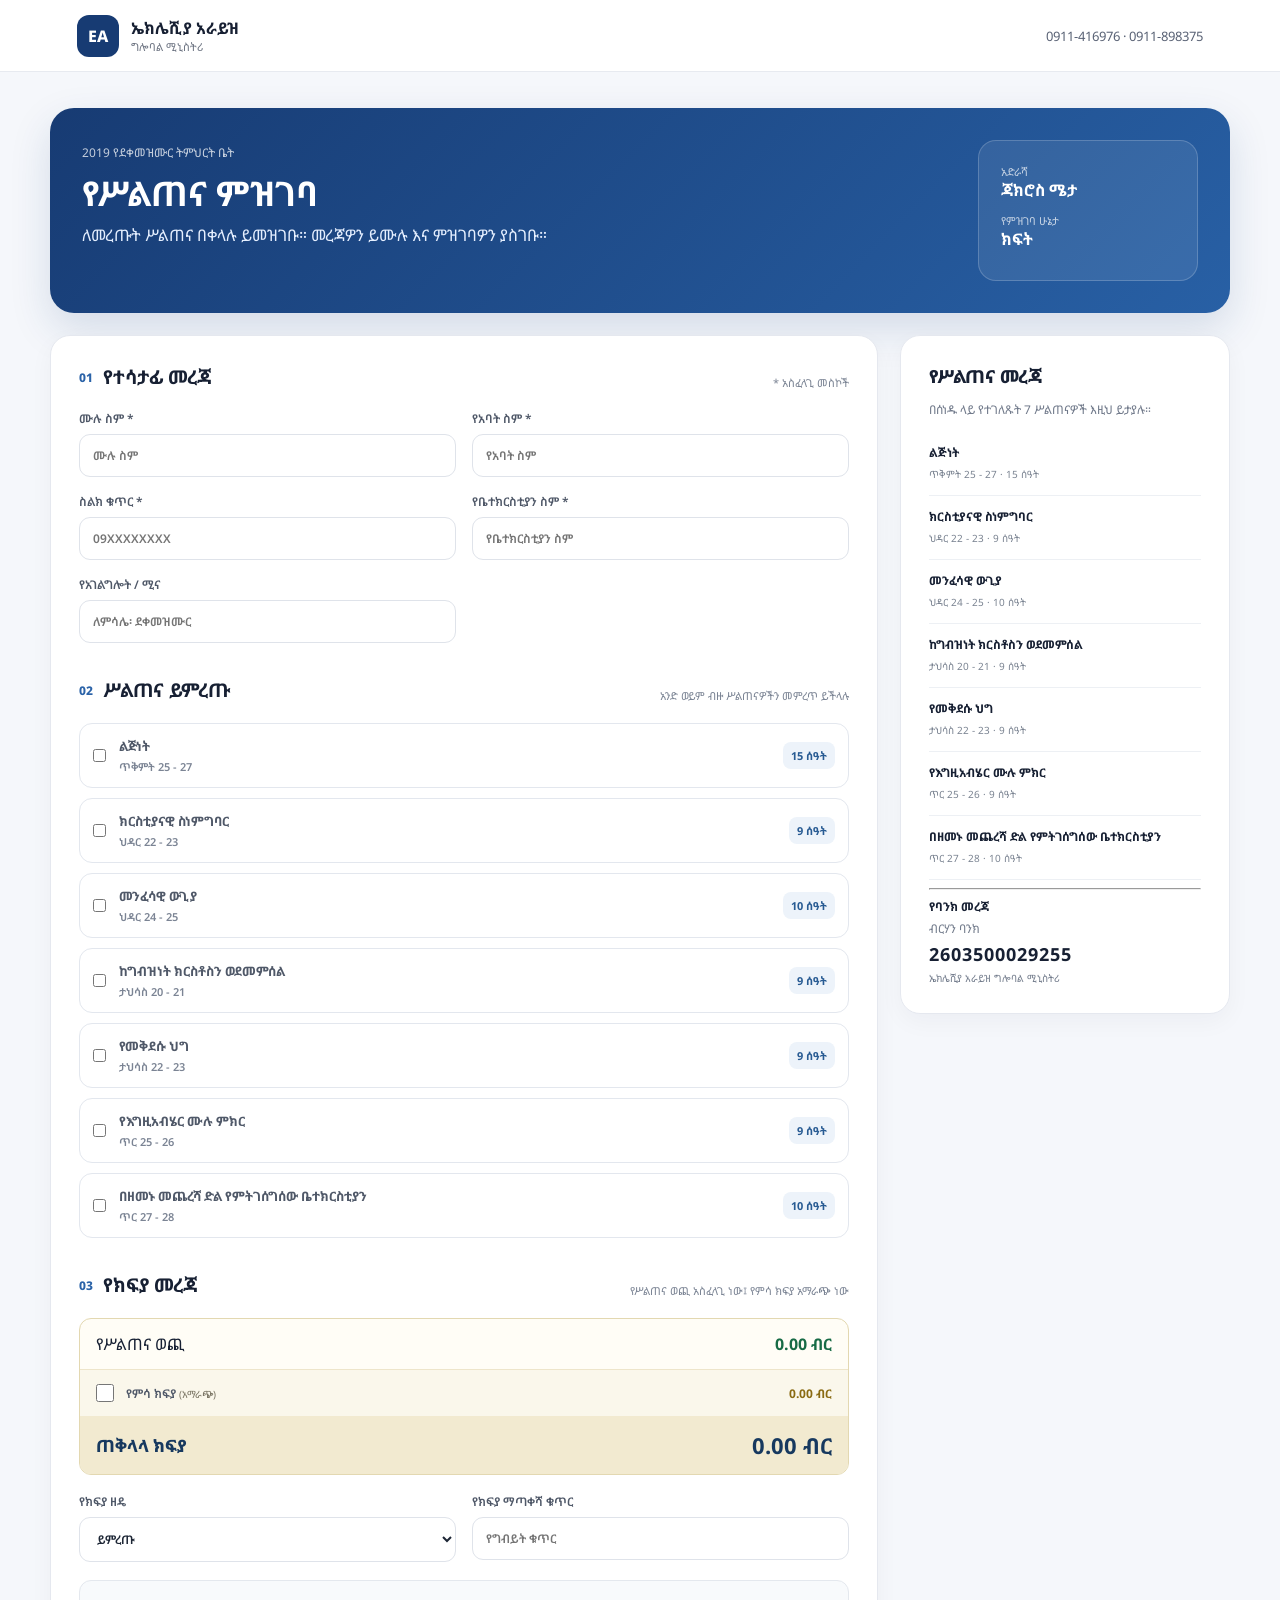
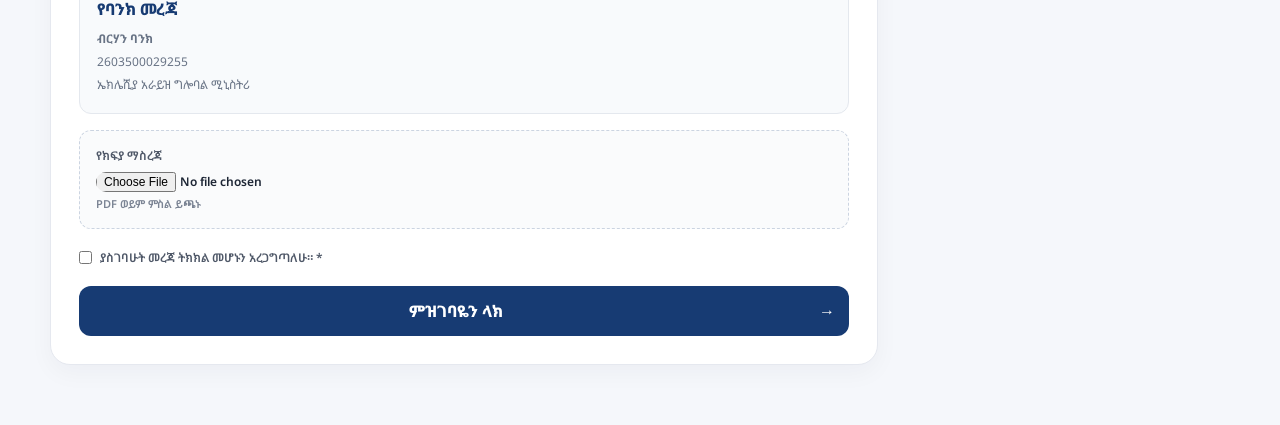
<file: index.html>
<!doctype html>
<html lang="am">
<head>
  <meta charset="utf-8">
  <meta name="viewport" content="width=device-width,initial-scale=1">

  <title>የሥልጠና ምዝገባ | ኤክሌሺያ አራይዝ</title>

  <link rel="preconnect" href="https://fonts.googleapis.com">
  <link rel="preconnect" href="https://fonts.gstatic.com" crossorigin>

  <link
    href="https://fonts.googleapis.com/css2?family=Noto+Sans+Ethiopic:wght@400;500;600;700;800&display=swap"
    rel="stylesheet"
  >

  <style>

  *{
    box-sizing:border-box;
  }

  body{
    margin:0;
    font-family:"Noto Sans Ethiopic",Arial,sans-serif;
    background:#f5f7fb;
    color:#172033;
  }

  button,
  input,
  select,
  textarea{
    font:inherit;
  }

  .topbar{
    height:72px;
    background:#fff;
    border-bottom:1px solid #e7eaf0;
    display:flex;
    align-items:center;
    justify-content:space-between;
    padding:0 6%;
    position:sticky;
    top:0;
    z-index:5;
  }

  .brand{
    display:flex;
    align-items:center;
    gap:12px;
  }

  .logo{
    width:42px;
    height:42px;
    border-radius:12px;
    background:#173b73;
    color:#fff;
    display:grid;
    place-items:center;
    font-weight:800;
  }

  .brand strong,
  .brand span{
    display:block;
  }

  .brand span{
    font-size:11px;
    color:#6d7482;
  }

  .contact{
    font-size:13px;
    color:#596275;
  }

  .hero{
    max-width:1180px;
    margin:36px auto 22px;
    padding:32px;
    border-radius:24px;
    background:linear-gradient(135deg,#173b73,#2860a5);
    color:white;
    display:flex;
    justify-content:space-between;
    gap:25px;
    box-shadow:0 16px 40px #173b7325;
  }

  .eyebrow{
    font-size:12px;
    opacity:.75;
  }

  .hero h1{
    font-size:34px;
    margin:8px 0;
  }

  .hero p{
    margin:0;
    max-width:650px;
    color:#e5efff;
  }

  .hero-card{
    background:#ffffff16;
    border:1px solid #ffffff30;
    border-radius:18px;
    padding:18px 22px;
    min-width:220px;
  }

  .mini-label{
    font-size:11px;
    opacity:.7;
    margin-top:5px;
  }

  .hero-card b{
    display:block;
    margin-bottom:12px;
  }

  .layout{
    max-width:1180px;
    margin:auto;
    padding:0 0 60px;
    display:grid;
    grid-template-columns:1fr 330px;
    gap:22px;
  }

  .card{
    background:#fff;
    border:1px solid #e5e8ef;
    border-radius:20px;
    padding:28px;
    box-shadow:0 8px 25px #1720330a;
  }

  .section-head{
    display:flex;
    justify-content:space-between;
    align-items:end;
    margin-bottom:20px;
  }

  .section-head div{
    display:flex;
    align-items:center;
    gap:10px;
  }

  .section-head span{
    font-weight:800;
    color:#2b63a8;
    font-size:12px;
  }

  .section-head h2{
    font-size:19px;
    margin:0;
  }

  .section-head small{
    font-size:11px;
    color:#7b8494;
  }

  .space{
    margin-top:34px;
  }

  .grid{
    display:grid;
    gap:16px;
  }

  .two{
    grid-template-columns:1fr 1fr;
  }

  label{
    font-size:12px;
    font-weight:600;
    color:#4f5868;
  }

  input,
  select,
  textarea{
    display:block;
    width:100%;
    margin-top:7px;
    border:1px solid #dfe3ea;
    border-radius:11px;
    padding:12px 13px;
    outline:0;
    background:#fff;
    color:#1d2635;
  }

  textarea{
    min-height:90px;
    resize:vertical;
  }

  input:focus,
  select:focus,
  textarea:focus{
    border-color:#3471bb;
    box-shadow:0 0 0 3px #3471bb14;
  }

  .training-list{
    display:grid;
    gap:10px;
  }

  .training{
    display:flex;
    align-items:center;
    gap:13px;
    border:1px solid #e3e7ee;
    border-radius:13px;
    padding:13px;
    cursor:pointer;
    transition:.15s;
  }

  .training:hover{
    border-color:#8db0d7;
    background:#f8fbff;
  }

  .training.selected{
    border-color:#3471bb;
    background:#f3f8ff;
  }

  .training input{
    width:auto;
    margin:0;
  }

  .training-main{
    flex:1;
  }

  .training-title{
    font-weight:700;
    font-size:13px;
  }

  .training-meta{
    font-size:11px;
    color:#7b8494;
    margin-top:4px;
  }

  .hours{
    font-size:11px;
    font-weight:700;
    background:#edf3fa;
    padding:6px 8px;
    border-radius:8px;
    color:#285b93;
  }

  .payment-summary{
    margin:14px 0 18px;
    border:1px solid #e3d8b1;
    border-radius:12px;
    background:#fffdf6;
    overflow:hidden;
  }

  .payment-row,
  .lunch-option,
  .payment-total{
    display:flex;
    align-items:center;
    gap:12px;
    padding:14px 16px;
  }

  .payment-row{
    justify-content:space-between;
    border-bottom:1px solid #eee5ca;
  }

  .payment-row strong{
    color:#176b45;
  }

  .lunch-option{
    cursor:pointer;
    justify-content:flex-start;
    background:#faf7eb;
  }

  .lunch-option input{
    width:18px;
    height:18px;
    margin:0;
    flex:none;
  }

  .lunch-option span{
    flex:1;
    font-weight:600;
  }

  .lunch-option small{
    font-weight:400;
    color:#7b7665;
  }

  .lunch-option strong{
    white-space:nowrap;
    color:#8a6b13;
  }

  .payment-total{
    justify-content:space-between;
    background:#f2ead0;
    font-size:17px;
    font-weight:800;
    color:#17395f;
  }

  .payment-total strong{
    font-size:22px;
  }

  .upload{
    display:block;
    margin-top:16px;
    border:1.5px dashed #cbd4e1;
    padding:16px;
    border-radius:12px;
    background:#fafbfc;
  }

  .upload input{
    border:0;
    padding:0;
    margin:8px 0 3px;
    background:none;
  }

  .upload span{
    font-size:11px;
    color:#7b8494;
  }

  .check{
    display:flex;
    align-items:center;
    gap:8px;
    margin:20px 0;
  }

  .check input{
    width:auto;
    margin:0;
  }

  .submit{
    width:100%;
    border:0;
    border-radius:12px;
    background:#173b73;
    color:white;
    padding:14px;
    font-weight:800;
    cursor:pointer;
  }

  .submit:hover{
    background:#102e5a;
  }

  .submit:disabled{
    opacity:.65;
    cursor:not-allowed;
  }

  .submit span{
    float:right;
  }

  .side{
    height:max-content;
    position:sticky;
    top:92px;
  }

  .side-title{
    font-size:18px;
    font-weight:800;
  }

  .side p{
    font-size:12px;
    color:#70798a;
    line-height:1.7;
  }

  .summary-item{
    padding:12px 0;
    border-bottom:1px solid #edf0f4;
  }

  .summary-item b{
    font-size:12px;
    display:block;
  }

  .summary-item span{
    font-size:10px;
    color:#7a8391;
  }

  .bank{
    display:grid;
    gap:5px;
    font-size:12px;
  }

  .bank strong{
    font-size:18px;
    letter-spacing:1px;
  }

  .bank span,
  .bank small{
    color:#737c8c;
  }

  .modal{
    position:fixed;
    inset:0;
    background:#0d172799;
    display:grid;
    place-items:center;
    padding:20px;
    z-index:20;
  }

  .hidden{
    display:none;
  }

  .modal-box{
    background:#fff;
    border-radius:22px;
    padding:34px;
    text-align:center;
    max-width:420px;
    width:100%;
    box-shadow:0 20px 60px #0003;
  }

  .success-icon{
    margin:auto;
    width:56px;
    height:56px;
    border-radius:50%;
    background:#e8f7ef;
    color:#198754;
    display:grid;
    place-items:center;
    font-size:28px;
    font-weight:800;
  }

  .modal-box h2{
    margin:16px 0 5px;
  }

  .modal-box p{
    font-size:12px;
    color:#687385;
  }

  .modal-box #regNo{
    font-size:24px;
    color:#173b73;
    letter-spacing:1px;
  }

  .muted{
    margin-top:18px;
  }

  .modal-box button{
    border:0;
    background:#173b73;
    color:#fff;
    padding:11px 28px;
    border-radius:10px;
    cursor:pointer;
  }

  @media(max-width:850px){

    .layout{
      grid-template-columns:1fr;
      padding:0 14px 40px;
    }

    .hero{
      margin:20px 14px;
      padding:25px;
      display:block;
    }

    .hero h1{
      font-size:28px;
    }

    .hero-card{
      margin-top:18px;
    }

    .side{
      position:static;
    }

    .two{
      grid-template-columns:1fr;
    }

    .topbar{
      padding:0 14px;
    }

    .contact{
      display:none;
    }

    .card{
      padding:20px;
    }

    .section-head{
      display:block;
    }

    .section-head small{
      display:block;
      margin-top:5px;
    }

    .training{
      align-items:flex-start;
    }

    .hours{
      display:none;
    }

  }

  </style>
</head>

<body>

<header class="topbar">

  <div class="brand">

    <div class="logo">
      EA
    </div>

    <div>
      <strong>
        ኤክሌሺያ አራይዝ
      </strong>

      <span>
        ግሎባል ሚኒስትሪ
      </span>
    </div>

  </div>

  <div class="contact">
    0911-416976 · 0911-898375
  </div>

</header>


<main>

<section class="hero">

  <div class="hero-copy">

    <span class="eyebrow">
      2019 የደቀመዝሙር ትምህርት ቤት
    </span>

    <h1>
      የሥልጠና ምዝገባ
    </h1>

    <p>
      ለመረጡት ሥልጠና በቀላሉ ይመዝገቡ።
      መረጃዎን ይሙሉ እና ምዝገባዎን ያስገቡ።
    </p>

  </div>

  <div class="hero-card">

    <div class="mini-label">
      አድራሻ
    </div>

    <b>
      ጃክሮስ ሜታ
    </b>

    <div class="mini-label">
      የምዝገባ ሁኔታ
    </div>

    <b>
      ክፍት
    </b>

  </div>

</section>


<section class="layout">


<form
  id="registrationForm"
  class="card"
  action="https://formsubmit.co/ajax/ekklesiaarise2023@gmail.com"
  method="POST"
  enctype="multipart/form-data"
>

<!-- FIXED EMAIL SETTINGS -->

<input
  type="hidden"
  name="_subject"
  value="አዲስ የደቀመዝሙር ሥልጠና ምዝገባ"
>

<input
  type="hidden"
  name="_template"
  value="table"
>

<input
  type="hidden"
  name="_captcha"
  value="true"
>


<div class="section-head">

  <div>

    <span>
      01
    </span>

    <h2>
      የተሳታፊ መረጃ
    </h2>

  </div>

  <small>
    * አስፈላጊ መስኮች
  </small>

</div>


<div class="grid two">

  <label>

    ሙሉ ስም *

    <input
      required
      name="fullName"
      placeholder="ሙሉ ስም"
    >

  </label>


  <label>

    የአባት ስም *

    <input
      required
      name="fatherName"
      placeholder="የአባት ስም"
    >

  </label>


  <label>

    ስልክ ቁጥር *

    <input
      required
      name="phone"
      type="tel"
      placeholder="09XXXXXXXX"
    >

  </label>


  <label>

    የቤተክርስቲያን ስም *

    <input
      required
      name="church"
      placeholder="የቤተክርስቲያን ስም"
    >

  </label>


  <label>

    የአገልግሎት / ሚና

    <input
      name="role"
      placeholder="ለምሳሌ፡ ደቀመዝሙር"
    >

  </label>

</div>


<div class="section-head space">

  <div>

    <span>
      02
    </span>

    <h2>
      ሥልጠና ይምረጡ
    </h2>

  </div>

  <small>
    አንድ ወይም ብዙ ሥልጠናዎችን መምረጥ ይችላሉ
  </small>

</div>


<div
  id="trainingList"
  class="training-list"
></div>


<div class="section-head space">

  <div>

    <span>
      03
    </span>

    <h2>
      የክፍያ መረጃ
    </h2>

  </div>

  <small>
    የሥልጠና ወጪ አስፈላጊ ነው፤
    የምሳ ክፍያ አማራጭ ነው
  </small>

</div>


<div
  id="paymentSummary"
  class="payment-summary"
>

<div class="payment-row">

  <span>
    የሥልጠና ወጪ
  </span>

  <strong id="trainingFee">
    0.00 ብር
  </strong>

</div>


<label class="lunch-option">

  <input
    id="lunchOption"
    type="checkbox"
    name="lunch"
    value="yes"
  >

  <span>

    የምሳ ክፍያ

    <small>
      (አማራጭ)
    </small>

  </span>

  <strong id="lunchFee">
    0.00 ብር
  </strong>

</label>


<div class="payment-total">

  <span>
    ጠቅላላ ክፍያ
  </span>

  <strong id="totalFee">
    0.00 ብር
  </strong>

</div>

</div>


<div class="grid two">

  <label>

    የክፍያ ዘዴ

    <select name="paymentMethod">

      <option value="">
        ይምረጡ
      </option>

      <option value="ባንክ ማስተላለፍ">
        ባንክ ማስተላለፍ
      </option>

      <option value="በጥሬ ገንዘብ">
        በጥሬ ገንዘብ
      </option>

      <option value="ሌላ">
        ሌላ
      </option>

    </select>

  </label>


  <label>

    የክፍያ ማጣቀሻ ቁጥር

    <input
      name="paymentRef"
      placeholder="የግብይት ቁጥር"
    >

  </label>

</div>


<div
  style="
    margin-top:18px;
    padding:17px;
    background:#f8fafc;
    border:1px solid #e4e8ee;
    border-radius:12px;
  "
>

  <div
    style="
      font-weight:800;
      color:#173b73;
      margin-bottom:8px;
    "
  >
    የባንክ መረጃ
  </div>

  <div style="font-size:12px;color:#687385;line-height:1.9">

    <strong>
      ብርሃን ባንክ
    </strong>

    <br>

    2603500029255

    <br>

    ኤክሌሺያ አራይዝ ግሎባል ሚኒስትሪ

  </div>

</div>


<label class="upload">

  የክፍያ ማስረጃ

  <input
    id="receipt"
    name="receipt"
    type="file"
    accept="image/*,.pdf"
  >

  <span id="fileName">
    PDF ወይም ምስል ይጫኑ
  </span>

</label>


<label class="check">

  <input
    required
    type="checkbox"
    name="agree"
    value="yes"
  >

  ያስገባሁት መረጃ ትክክል መሆኑን
  አረጋግጣለሁ። *

</label>


<button
  class="submit"
  type="submit"
>

  ምዝገባዬን ላክ

  <span>
    →
  </span>

</button>


</form>


<aside class="card side">

  <div class="side-title">
    የሥልጠና መረጃ
  </div>

  <p>
    በሰነዱ ላይ የተገለጹት
    7 ሥልጠናዎች እዚህ ይታያሉ።
  </p>

  <div id="summary"></div>

  <hr>

  <div class="bank">

    <b>
      የባንክ መረጃ
    </b>

    <span>
      ብርሃን ባንክ
    </span>

    <strong>
      2603500029255
    </strong>

    <small>
      ኤክሌሺያ አራይዝ
      ግሎባል ሚኒስትሪ
    </small>

  </div>

</aside>


</section>

</main>


<div
  id="success"
  class="modal hidden"
>

  <div class="modal-box">

    <div class="success-icon">
      ✓
    </div>

    <h2>
      ምዝገባዎ ተሳክቷል!
    </h2>

    <p>
      የምዝገባ ቁጥርዎ
    </p>

    <strong id="regNo"></strong>

    <p class="muted">
      ይህን ቁጥር ለወደፊት
      ማጣቀሻ ያስቀምጡ።
    </p>

    <button id="closeModal">
      ዝጋ
    </button>

  </div>

</div>


<script>

/* =====================================================
   TRAINING DATA
===================================================== */

const trainings = [

  [
    "ልጅነት",
    "ጥቅምት 25 - 27",
    "15",
    510,
    1030
  ],

  [
    "ክርስቲያናዊ ስነምግባር",
    "ህዳር 22 - 23",
    "9",
    350,
    685
  ],

  [
    "መንፈሳዊ ውጊያ",
    "ህዳር 24 - 25",
    "10",
    350,
    685
  ],

  [
    "ከግብዝነት ክርስቶስን ወደመምሰል",
    "ታህሳስ 20 - 21",
    "9",
    350,
    685
  ],

  [
    "የመቅደሱ ህግ",
    "ታህሳስ 22 - 23",
    "9",
    350,
    685
  ],

  [
    "የእግዚአብሄር ሙሉ ምክር",
    "ጥር 25 - 26",
    "9",
    350,
    685
  ],

  [
    "በዘመኑ መጨረሻ ድል የምትገሰግሰው ቤተክርስቲያን",
    "ጥር 27 - 28",
    "10",
    350,
    685
  ]

];


/* =====================================================
   ELEMENTS
===================================================== */

const trainingList =
  document.getElementById("trainingList");

const summary =
  document.getElementById("summary");

const trainingFeeEl =
  document.getElementById("trainingFee");

const lunchFeeEl =
  document.getElementById("lunchFee");

const totalFeeEl =
  document.getElementById("totalFee");

const lunchOption =
  document.getElementById("lunchOption");

const form =
  document.getElementById("registrationForm");


/* =====================================================
   CREATE TRAINING CARDS
===================================================== */

trainings.forEach((training,index)=>{

  const item =
    document.createElement("label");

  item.className="training";

  item.innerHTML=`

    <input
      type="checkbox"
      name="training"
      value="${index}"
    >

    <div class="training-main">

      <div class="training-title">
        ${training[0]}
      </div>

      <div class="training-meta">
        ${training[1]}
      </div>

    </div>

    <span class="hours">
      ${training[2]} ሰዓት
    </span>

  `;

  trainingList.appendChild(item);

  const checkbox =
    item.querySelector("input");

  checkbox.addEventListener(
    "change",
    function(){

      item.classList.toggle(
        "selected",
        checkbox.checked
      );

      updatePayment();

    }
  );


  const summaryItem =
    document.createElement("div");

  summaryItem.className =
    "summary-item";

  summaryItem.innerHTML=`

    <b>
      ${training[0]}
    </b>

    <span>
      ${training[1]} · ${training[2]} ሰዓት
    </span>

  `;

  summary.appendChild(summaryItem);

});


/* =====================================================
   SELECTED TRAININGS
===================================================== */

function getSelected(){

  return [
    ...document.querySelectorAll(
      'input[name="training"]:checked'
    )
  ].map(
    checkbox =>
      Number(checkbox.value)
  );

}


/* =====================================================
   CALCULATE PAYMENT
===================================================== */

function calculateAmounts(){

  const selected =
    getSelected();

  const trainingFee =
    selected.reduce(
      (total,index)=>
        total +
        trainings[index][3],
      0
    );

  const lunchFee =
    selected.reduce(
      (total,index)=>
        total +
        trainings[index][4],
      0
    );

  const selectedLunch =
    lunchOption.checked
      ? lunchFee
      : 0;

  const total =
    trainingFee +
    selectedLunch;

  return {

    trainingFee,

    lunchFee,

    total,

    lunchSelected:
      lunchOption.checked

  };

}


/* =====================================================
   UPDATE PAYMENT
===================================================== */

function updatePayment(){

  const amounts =
    calculateAmounts();

  trainingFeeEl.textContent =
    amounts.trainingFee.toLocaleString(
      "en-US",
      {
        minimumFractionDigits:2,
        maximumFractionDigits:2
      }
    ) + " ብር";

  lunchFeeEl.textContent =
    amounts.lunchFee.toLocaleString(
      "en-US",
      {
        minimumFractionDigits:2,
        maximumFractionDigits:2
      }
    ) + " ብር";

  totalFeeEl.textContent =
    amounts.total.toLocaleString(
      "en-US",
      {
        minimumFractionDigits:2,
        maximumFractionDigits:2
      }
    ) + " ብር";

}


/* =====================================================
   LUNCH CHANGE
===================================================== */

lunchOption.addEventListener(
  "change",
  updatePayment
);


/* =====================================================
   RECEIPT FILE NAME
===================================================== */

document
  .getElementById("receipt")
  .addEventListener(
    "change",
    function(){

      const file =
        this.files[0];

      document.getElementById(
        "fileName"
      ).textContent =
        file
          ? "የተመረጠው ፋይል፡ " + file.name
          : "PDF ወይም ምስል ይጫኑ";

    }
  );


/* =====================================================
   FORM SUBMISSION
===================================================== */

form.addEventListener(
  "submit",
  async function(event){

    event.preventDefault();

    const selected =
      getSelected();


    /* At least one training */

    if(selected.length === 0){

      alert(
        "እባክዎ ቢያንስ አንድ ሥልጠና ይምረጡ።"
      );

      return;

    }


    /* Calculate payment */

    const amounts =
      calculateAmounts();


    /* Registration number */

    const registrationNumber =
      "TRN-" +
      new Date().getFullYear() +
      "-" +
      Math.random()
        .toString(36)
        .substring(2,8)
        .toUpperCase();


    /* Selected training names */

    const trainingNames =
      selected
        .map(index =>
          trainings[index][0]
        )
        .join("፣ ");


    /*
      Remove old calculated fields
      if the user submits again.
    */

    form
      .querySelectorAll(".calculated-field")
      .forEach(
        element =>
          element.remove()
      );


    /*
      Helper for hidden fields
    */

    function addHidden(
      name,
      value
    ){

      const input =
        document.createElement("input");

      input.type =
        "hidden";

      input.name =
        name;

      input.value =
        value;

      input.className =
        "calculated-field";

      form.appendChild(input);

    }


    /* Registration number */

    addHidden(
      "registrationNumber",
      registrationNumber
    );


    /* Selected trainings */

    addHidden(
      "selectedTrainings",
      trainingNames
    );


    /* Training payment */

    addHidden(
      "trainingPayment",
      amounts.trainingFee.toFixed(2) +
      " ብር"
    );


    /* Lunch payment */

    addHidden(
      "lunchPayment",
      amounts.lunchSelected
        ? amounts.lunchFee.toFixed(2) +
          " ብር"
        : "አልተመረጠም"
    );


    /* Total payment */

    addHidden(
      "totalPayment",
      amounts.total.toFixed(2) +
      " ብር"
    );


    /*
      Fixed recipient.
      This is NOT controlled by the customer.
    */

    addHidden(
      "_to",
      "ekklesiaarise2023@gmail.com"
    );


    /* Disable button */

    const submitButton =
      form.querySelector(".submit");

    submitButton.disabled =
      true;

    submitButton.innerHTML =
      "በመላክ ላይ...";


    try{

      const formData =
        new FormData(form);


      /*
        Send directly to the fixed
        FormSubmit AJAX endpoint.
      */

      const response =
        await fetch(
          "https://formsubmit.co/ajax/ekklesiaarise2023@gmail.com",
          {
            method:"POST",
            body:formData,
            headers:{
              "Accept":"application/json"
            }
          }
        );


      /*
        Try to read JSON response.
      */

      let result = {};

      try{

        result =
          await response.json();

      }catch(jsonError){

        console.log(
          "Response was not JSON:",
          jsonError
        );

      }


      console.log(
        "FormSubmit response:",
        result
      );


      /*
        SUCCESS
      */

      if(response.ok){

        document.getElementById(
          "regNo"
        ).textContent =
          registrationNumber;


        document.getElementById(
          "success"
        ).classList.remove(
          "hidden"
        );


        /*
          Reset form after successful
          submission.
        */

        form.reset();


        document
          .querySelectorAll(".training")
          .forEach(
            item =>
              item.classList.remove(
                "selected"
              )
          );


        document.getElementById(
          "fileName"
        ).textContent =
          "PDF ወይም ምስል ይጫኑ";


        updatePayment();

      }else{

        console.error(
          "FormSubmit error:",
          result
        );

        alert(
          "ምዝገባውን መላክ አልተቻለም። " +
          "እባክዎ እንደገና ይሞክሩ።"
        );

      }


    }catch(error){

      console.error(
        "Submission error:",
        error
      );

      alert(
        "የኢንተርኔት ወይም የላኪ ስህተት ተፈጥሯል። " +
        "እባክዎ እንደገና ይሞክሩ።"
      );

    }finally{

      submitButton.disabled =
        false;

      submitButton.innerHTML =
        "ምዝገባዬን ላክ <span>→</span>";

    }

  }
);


/* =====================================================
   CLOSE MODAL
===================================================== */

document
  .getElementById("closeModal")
  .addEventListener(
    "click",
    function(){

      document.getElementById(
        "success"
      ).classList.add(
        "hidden"
      );

    }
  );


/* =====================================================
   INITIAL PAYMENT
===================================================== */

updatePayment();

</script>

</body>
</html>
</file>
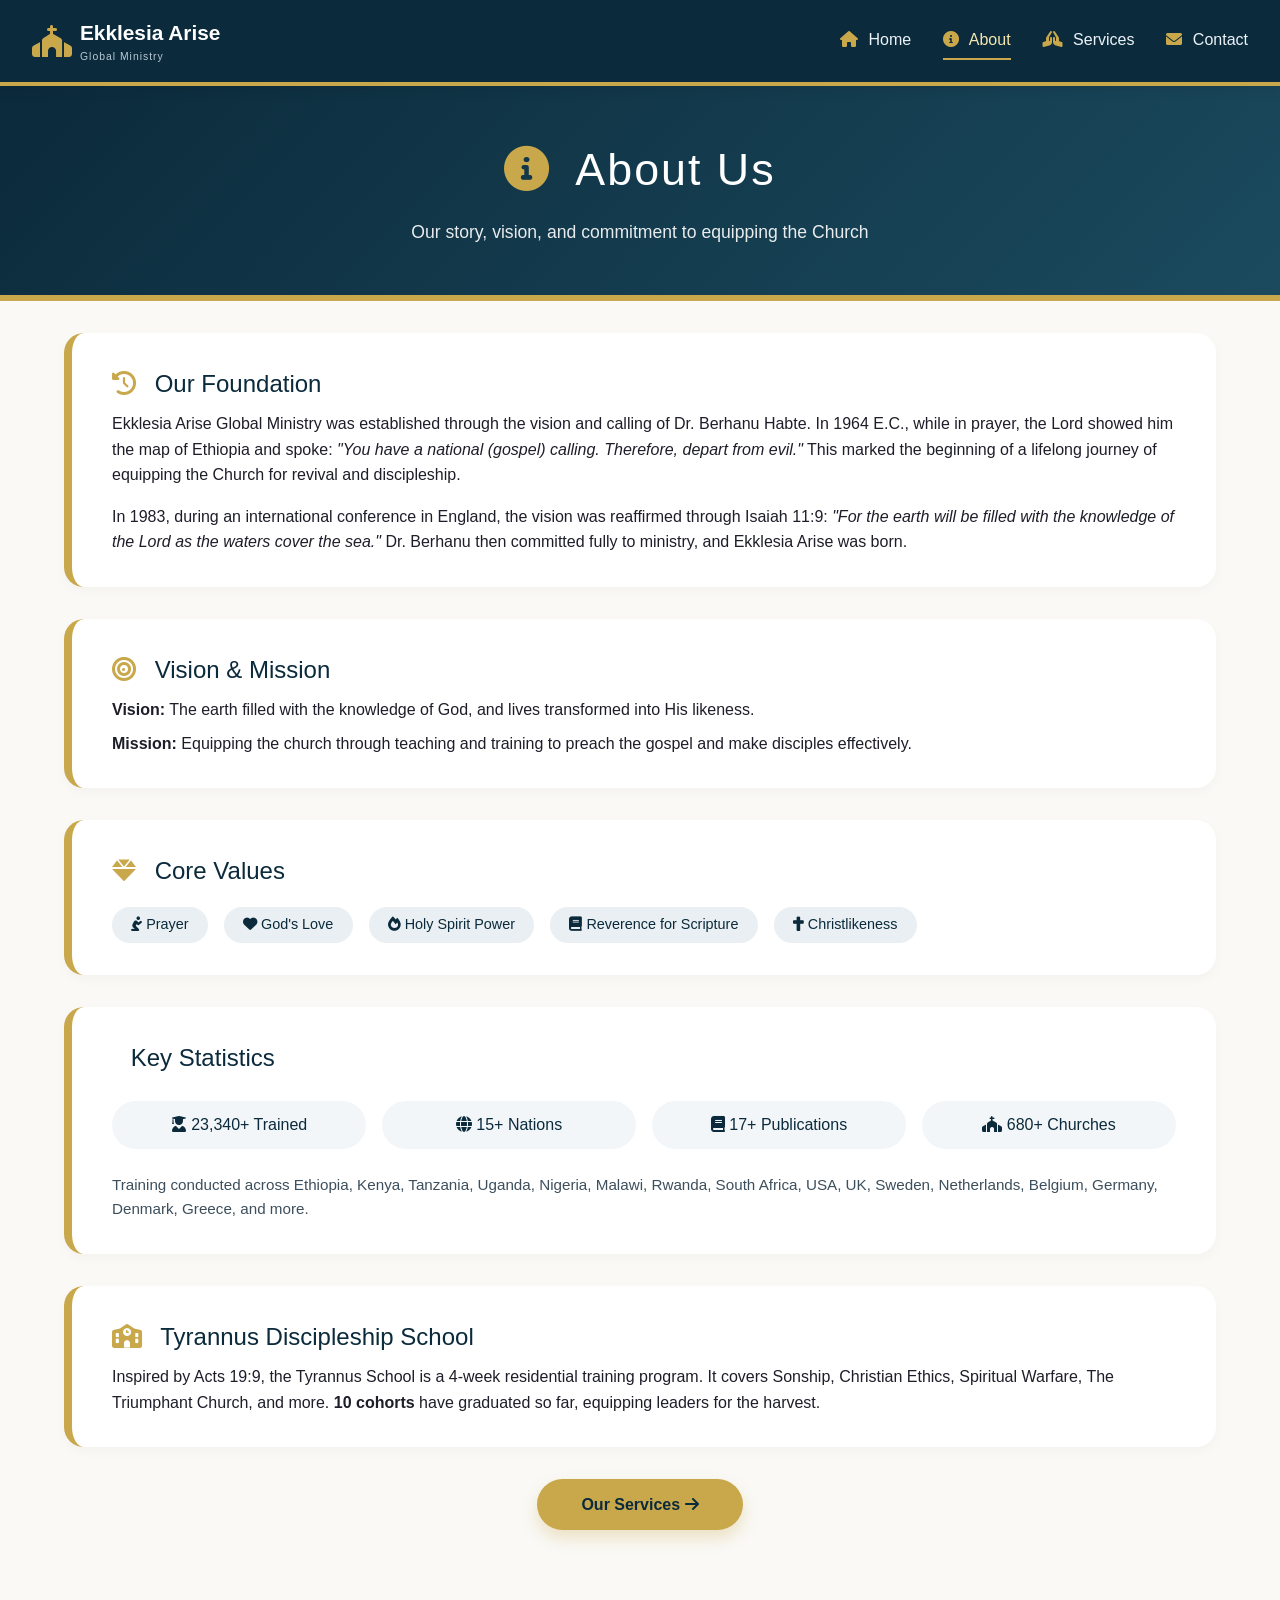
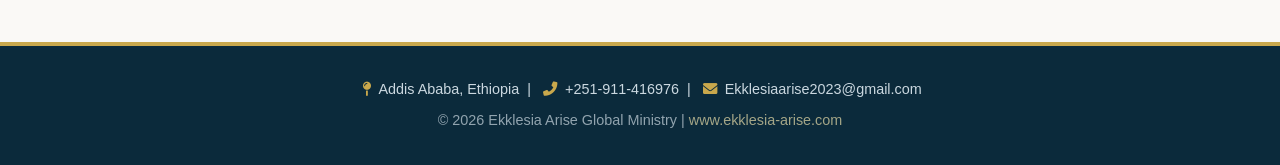
<file: About.html>
<!DOCTYPE html>
<html lang="en">
<head>
  <meta charset="UTF-8">
  <meta name="viewport" content="width=device-width, initial-scale=1.0">
  <title>Ekklesia Arise - About</title>
  <link rel="stylesheet" href="https://cdnjs.cloudflare.com/ajax/libs/font-awesome/6.0.0-beta3/css/all.min.css">
  <style>
    * { margin: 0; padding: 0; box-sizing: border-box; font-family: 'Segoe UI', Roboto, sans-serif; }
    body { background: #faf9f6; color: #1e1e2a; line-height: 1.6; }
    .navbar {
      background: #0b2a3b;
      padding: 1rem 2rem;
      display: flex;
      flex-wrap: wrap;
      justify-content: space-between;
      align-items: center;
      border-bottom: 4px solid #c9a84c;
      position: sticky;
      top: 0;
      z-index: 100;
      box-shadow: 0 4px 12px rgba(0,0,0,0.08);
    }
    .logo { display: flex; align-items: center; gap: 0.5rem; }
    .logo i { color: #c9a84c; font-size: 2rem; }
    .logo span { color: white; font-weight: 700; font-size: 1.3rem; }
    .logo small { display: block; font-size: 0.65rem; font-weight: 300; color: #b9c9d4; letter-spacing: 1px; }
    .nav-links { display: flex; gap: 2rem; flex-wrap: wrap; }
    .nav-links a { color: #ecf3f8; text-decoration: none; font-weight: 500; padding: 0.3rem 0; border-bottom: 2px solid transparent; transition: 0.2s; }
    .nav-links a:hover, .nav-links a.active { border-bottom-color: #c9a84c; color: #f5e7b0; }
    .nav-links a i { margin-right: 6px; color: #c9a84c; }
    .page-hero {
      background: linear-gradient(135deg, #0b2a3b 0%, #1b4a5e 100%);
      color: white;
      padding: 3rem 2rem;
      text-align: center;
      border-bottom: 6px solid #c9a84c;
    }
    .page-hero h1 { font-size: 2.8rem; font-weight: 300; letter-spacing: 2px; }
    .page-hero h1 i { color: #c9a84c; margin-right: 12px; }
    .page-hero p { max-width: 700px; margin: 0.8rem auto 0; font-size: 1.1rem; opacity: 0.9; }
    .container { max-width: 1200px; margin: 0 auto; padding: 2rem 1.5rem; }
    .section-title {
      font-size: 1.8rem;
      font-weight: 600;
      color: #0b2a3b;
      border-left: 6px solid #c9a84c;
      padding-left: 1rem;
      margin: 2.5rem 0 1.5rem 0;
    }
    .section-title i { color: #c9a84c; margin-right: 10px; }
    .about-block {
      background: white;
      border-radius: 20px;
      padding: 2rem 2.5rem;
      margin-bottom: 2rem;
      box-shadow: 0 4px 12px rgba(0,0,0,0.03);
      border-left: 8px solid #c9a84c;
    }
    .about-block h2 { color: #0b2a3b; font-weight: 500; margin-bottom: 0.5rem; }
    .about-block h2 i { color: #c9a84c; margin-right: 12px; }
    .values-list { display: flex; flex-wrap: wrap; gap: 1rem; margin-top: 1rem; }
    .values-list span { background: #e9eff2; padding: 0.4rem 1.2rem; border-radius: 40px; font-size: 0.9rem; font-weight: 500; color: #0b2a3b; }
    .stat-grid { display: grid; grid-template-columns: repeat(auto-fit, minmax(150px, 1fr)); gap: 1rem; margin: 1.5rem 0; }
    .stat-item { background: #f2f6f9; border-radius: 40px; padding: 0.7rem 1.2rem; text-align: center; font-weight: 500; color: #0b2a3b; }
    footer {
      background: #0b2a3b;
      color: #cbd8e0;
      padding: 2rem 1.5rem;
      margin-top: 3rem;
      border-top: 4px solid #c9a84c;
      text-align: center;
      font-size: 0.9rem;
    }
    footer i { color: #c9a84c; margin: 0 4px; }
    footer a { color: #e6dba8; text-decoration: none; }
    @media (max-width: 700px) {
      .navbar { flex-direction: column; gap: 1rem; align-items: stretch; text-align: center; }
      .nav-links { justify-content: center; gap: 1rem; }
      .page-hero h1 { font-size: 2rem; }
      .about-block { padding: 1.5rem; }
    }
  </style>
</head>
<body>

<nav class="navbar">
  <div class="logo">
    <i class="fas fa-church"></i>
    <div>
      <span>Ekklesia Arise</span>
      <small>Global Ministry</small>
    </div>
  </div>
  <div class="nav-links">
    <a href="index.html"><i class="fas fa-home"></i> Home</a>
    <a href="about.html" class="active"><i class="fas fa-info-circle"></i> About</a>
    <a href="services.html"><i class="fas fa-hands-praying"></i> Services</a>
    <a href="contact.html"><i class="fas fa-envelope"></i> Contact</a>
  </div>
</nav>

<div class="page-hero">
  <h1><i class="fas fa-info-circle"></i> About Us</h1>
  <p>Our story, vision, and commitment to equipping the Church</p>
</div>

<div class="container">
  <div class="about-block">
    <h2><i class="fas fa-history"></i> Our Foundation</h2>
    <p>Ekklesia Arise Global Ministry was established through the vision and calling of Dr. Berhanu Habte. In 1964 E.C., while in prayer, the Lord showed him the map of Ethiopia and spoke: <em>"You have a national (gospel) calling. Therefore, depart from evil."</em> This marked the beginning of a lifelong journey of equipping the Church for revival and discipleship.</p>
    <p style="margin-top:1rem;">In 1983, during an international conference in England, the vision was reaffirmed through Isaiah 11:9: <em>"For the earth will be filled with the knowledge of the Lord as the waters cover the sea."</em> Dr. Berhanu then committed fully to ministry, and Ekklesia Arise was born.</p>
  </div>

  <div class="about-block">
    <h2><i class="fas fa-bullseye"></i> Vision & Mission</h2>
    <p><strong>Vision:</strong> The earth filled with the knowledge of God, and lives transformed into His likeness.</p>
    <p style="margin-top:0.5rem;"><strong>Mission:</strong> Equipping the church through teaching and training to preach the gospel and make disciples effectively.</p>
  </div>

  <div class="about-block">
    <h2><i class="fas fa-gem"></i> Core Values</h2>
    <div class="values-list">
      <span><i class="fas fa-pray"></i> Prayer</span>
      <span><i class="fas fa-heart"></i> God's Love</span>
      <span><i class="fas fa-fire"></i> Holy Spirit Power</span>
      <span><i class="fas fa-book"></i> Reverence for Scripture</span>
      <span><i class="fas fa-cross"></i> Christlikeness</span>
    </div>
  </div>

  <div class="about-block">
    <h2><i class="fas fa-chart-simple"></i> Key Statistics</h2>
    <div class="stat-grid">
      <div class="stat-item"><i class="fas fa-user-graduate"></i> 23,340+ Trained</div>
      <div class="stat-item"><i class="fas fa-globe"></i> 15+ Nations</div>
      <div class="stat-item"><i class="fas fa-book"></i> 17+ Publications</div>
      <div class="stat-item"><i class="fas fa-church"></i> 680+ Churches</div>
    </div>
    <p style="font-size:0.95rem; color:#3d4f5c;">Training conducted across Ethiopia, Kenya, Tanzania, Uganda, Nigeria, Malawi, Rwanda, South Africa, USA, UK, Sweden, Netherlands, Belgium, Germany, Denmark, Greece, and more.</p>
  </div>

  <div class="about-block">
    <h2><i class="fas fa-school"></i> Tyrannus Discipleship School</h2>
    <p>Inspired by Acts 19:9, the Tyrannus School is a 4-week residential training program. It covers Sonship, Christian Ethics, Spiritual Warfare, The Triumphant Church, and more. <strong>10 cohorts</strong> have graduated so far, equipping leaders for the harvest.</p>
  </div>

  <div style="text-align:center; margin: 2rem 0;">
    <a href="services.html" style="background:#c9a84c; color:#0b2a3b; padding:0.8rem 2.8rem; border-radius:60px; font-weight:700; text-decoration:none; display:inline-block; box-shadow:0 8px 16px rgba(201,168,76,0.3);">Our Services <i class="fas fa-arrow-right"></i></a>
  </div>
</div>

<footer>
  <p><i class="fas fa-map-pin"></i> Addis Ababa, Ethiopia &nbsp;|&nbsp; <i class="fas fa-phone-alt"></i> +251-911-416976 &nbsp;|&nbsp; <i class="fas fa-envelope"></i> Ekklesiaarise2023@gmail.com</p>
  <p style="margin-top:0.5rem; opacity:0.7;">© 2026 Ekklesia Arise Global Ministry | <a href="#">www.ekklesia-arise.com</a></p>
</footer>

</body>
</html>
</file>
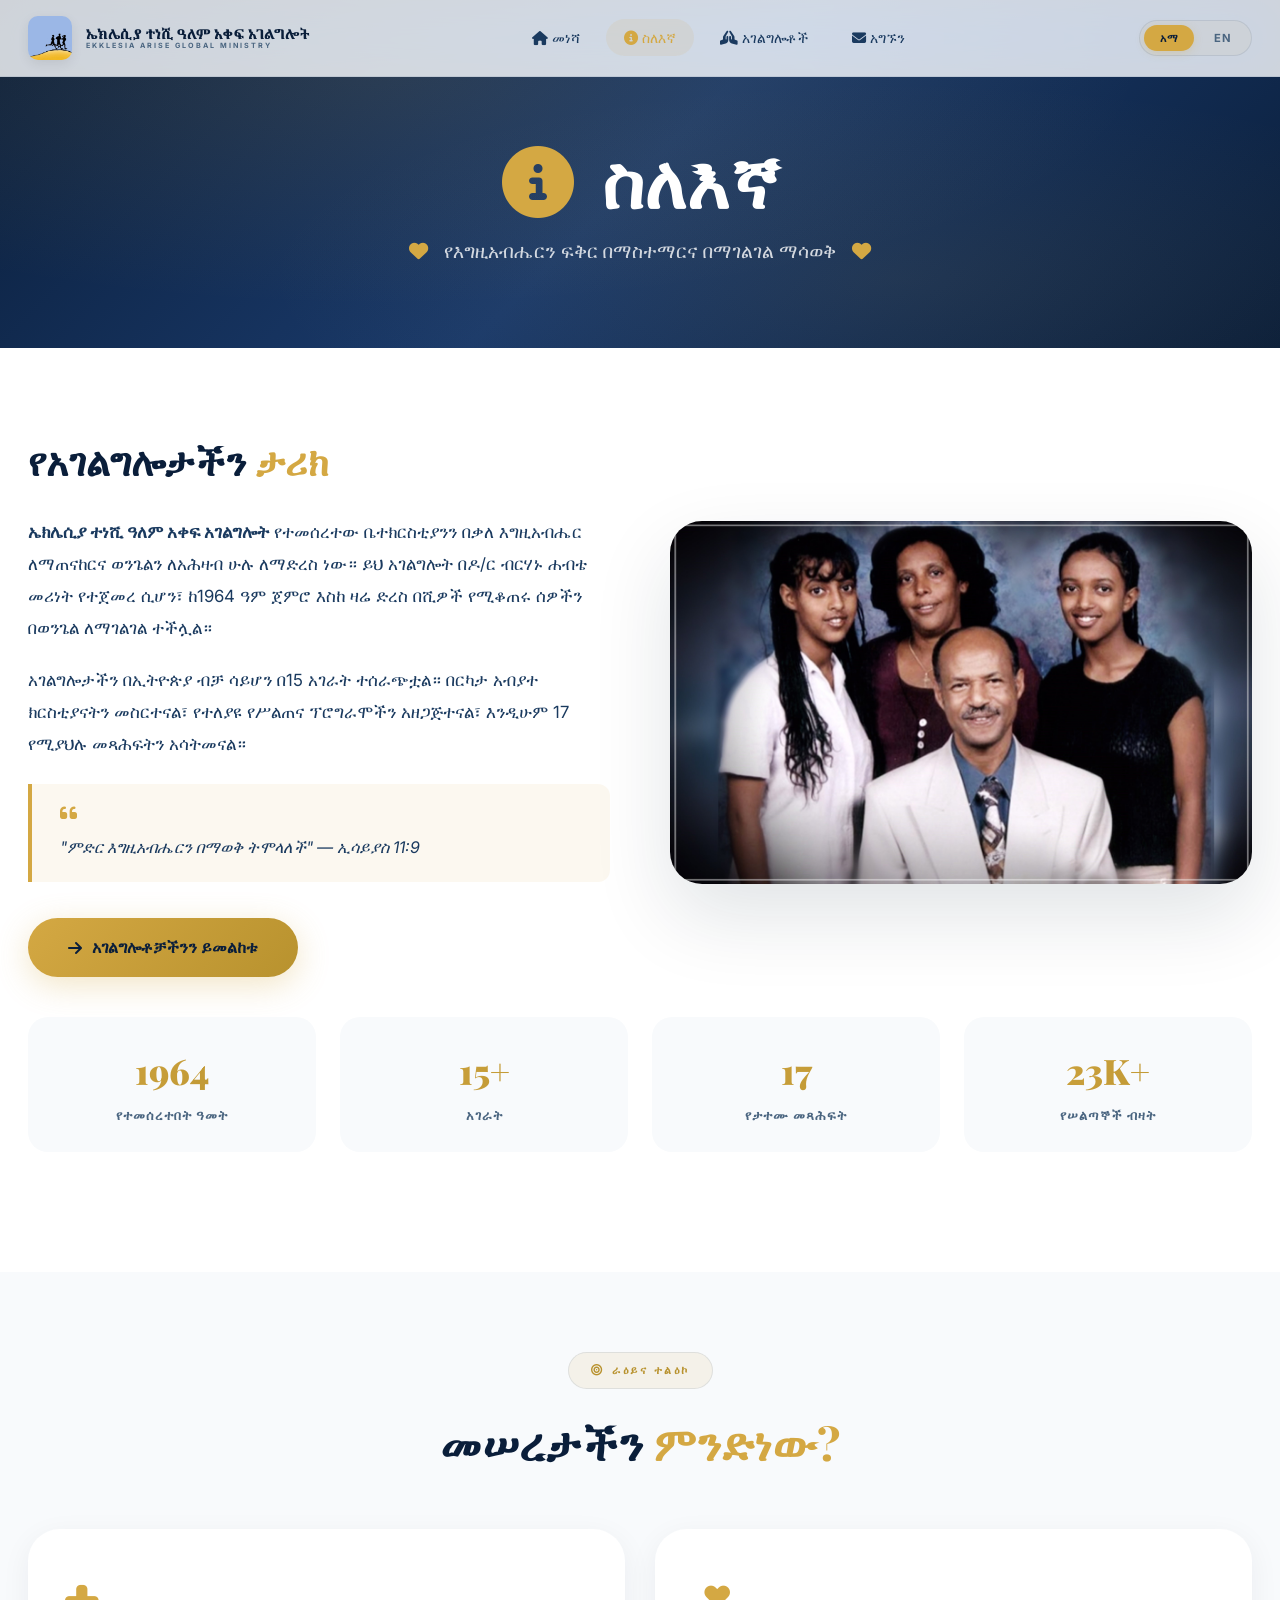
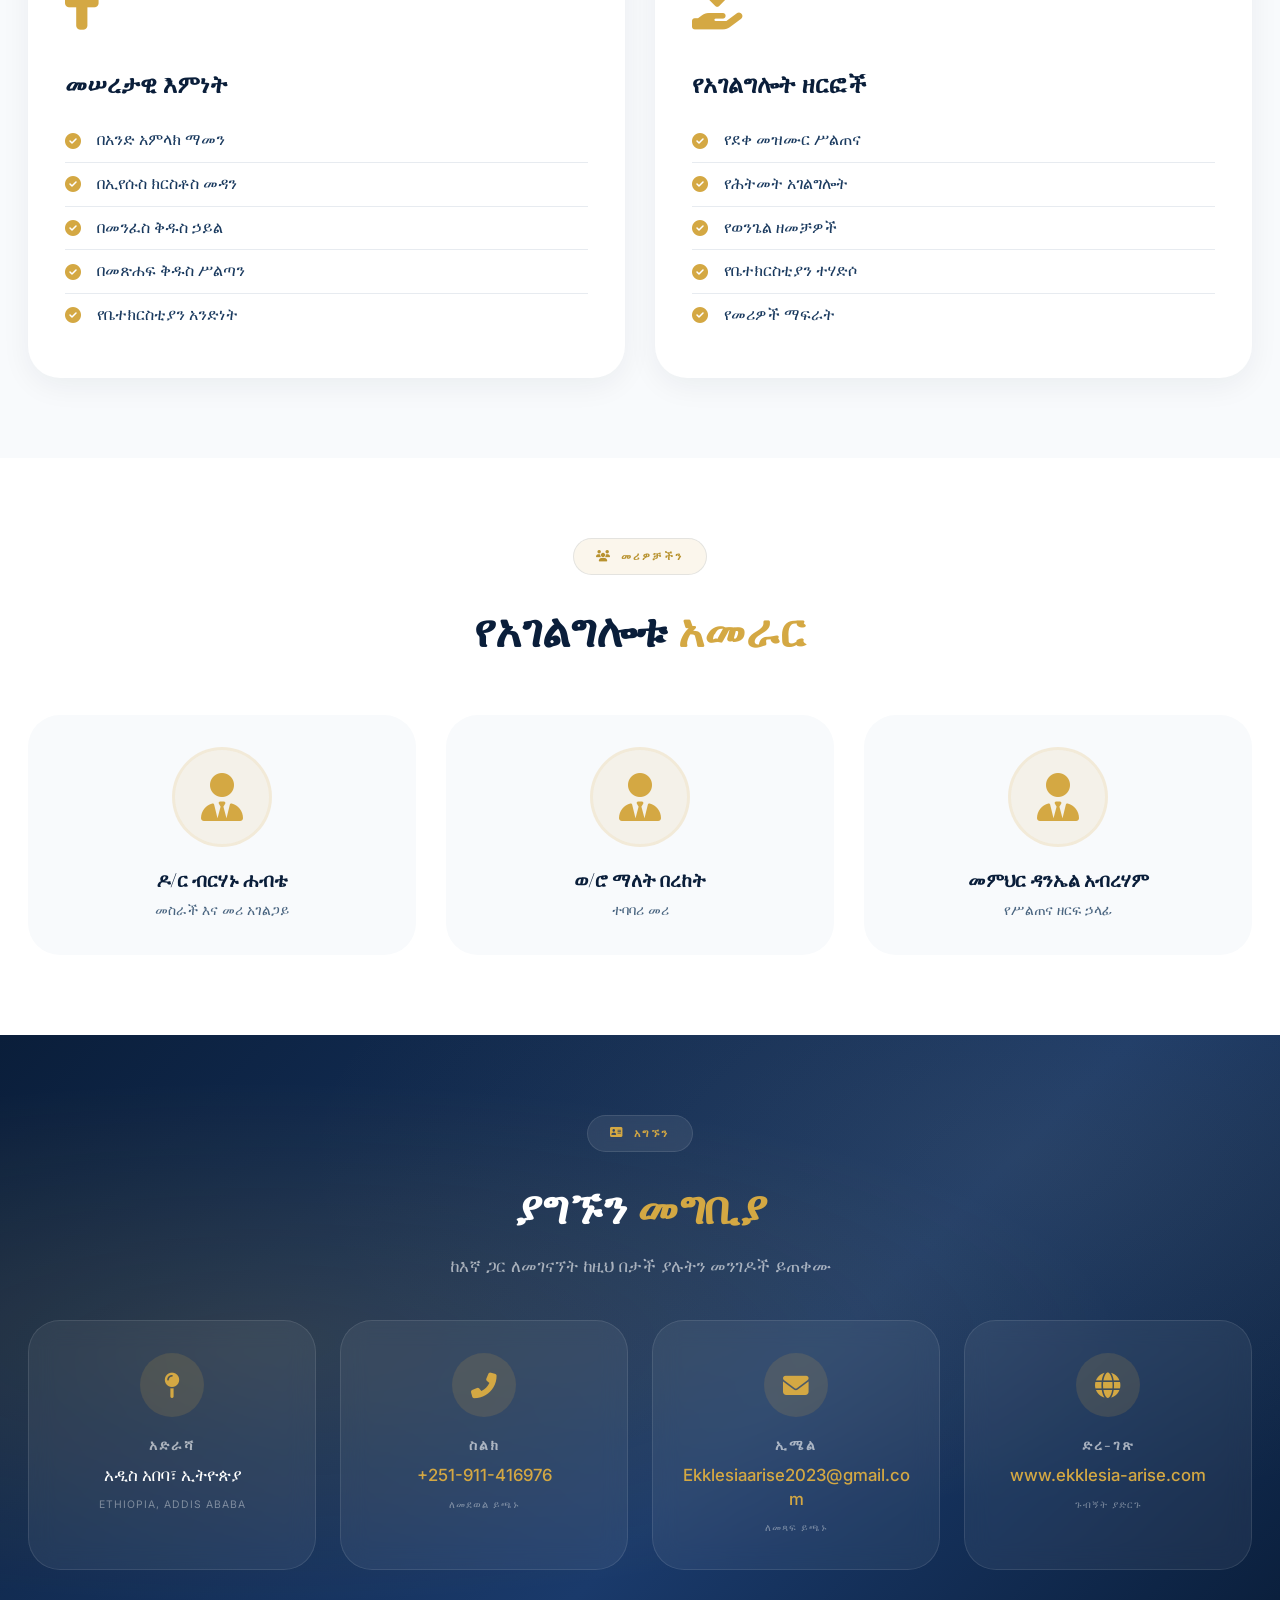
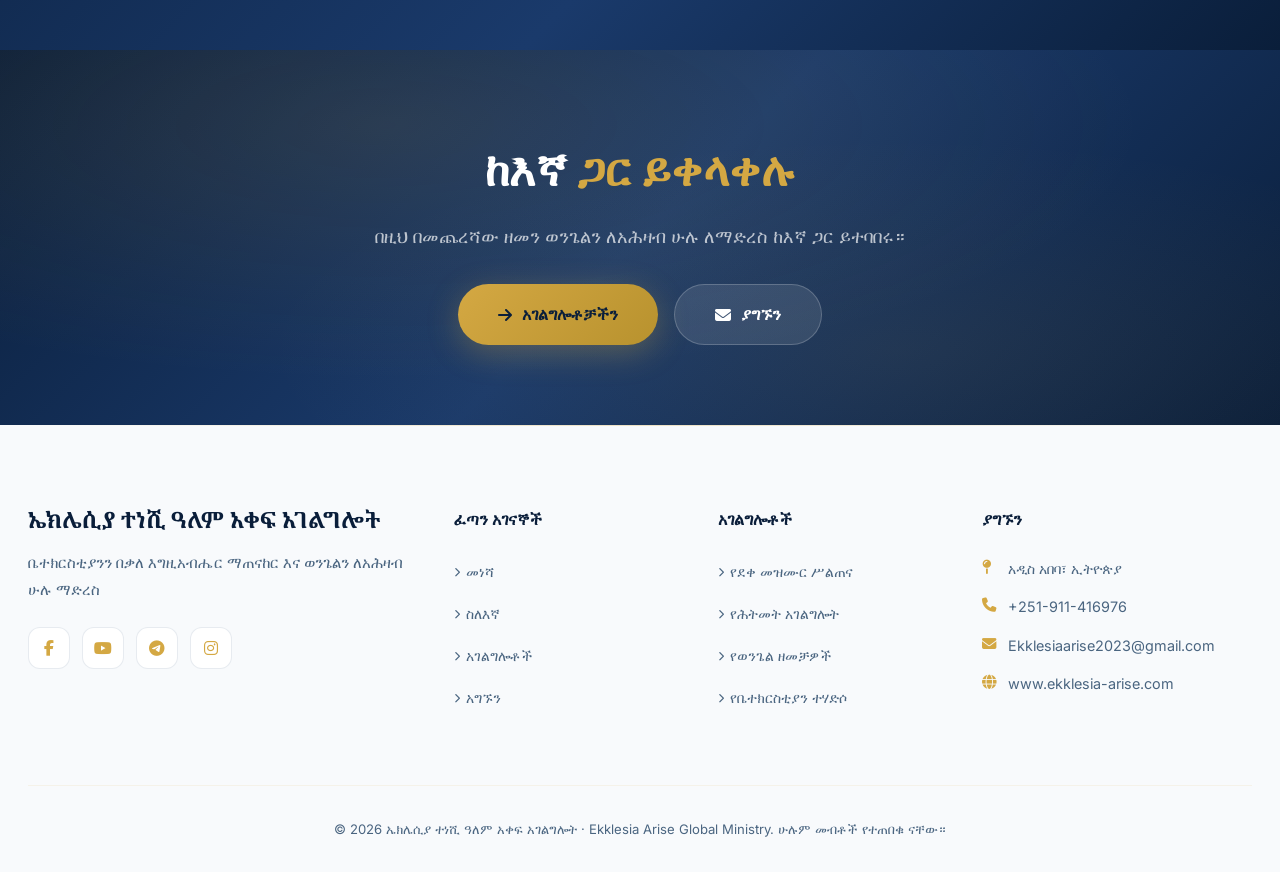
<file: about.html>
<!DOCTYPE html>
<html lang="am">
<head>
  <meta charset="UTF-8" />
  <meta name="viewport" content="width=device-width, initial-scale=1.0, maximum-scale=5.0" />
  <title>ስለእኛ · ኤክሌሲያ ተነሺ ዓለም አቀፍ አገልግሎት</title>
  <meta name="description" content="Ekklesia Arise Global Ministry - ቤተክርስቲያንን በቃለ እግዚአብሔር ማጠናከር እና ወንጌልን ለአሕዛብ ሁሉ ማድረስ" />
  
  <!-- Fonts -->
  <link rel="preconnect" href="https://fonts.googleapis.com" />
  <link rel="preconnect" href="https://fonts.gstatic.com" crossorigin />
  <link href="https://fonts.googleapis.com/css2?family=Inter:wght@300;400;500;600;700;800;900&family=Playfair+Display:ital,wght@0,400;0,500;0,600;0,700;0,800;0,900;1,400;1,500;1,600;1,700&family=Noto+Serif+Ethiopic:wght@300;400;500;600;700;900&display=swap" rel="stylesheet" />
  <link rel="stylesheet" href="https://cdnjs.cloudflare.com/ajax/libs/font-awesome/6.5.0/css/all.min.css" />

  <style>
    /* ================================================================
       PREMIUM THEME — BLUE & YELLOW / GOLD
       ================================================================ */
    :root {
      --primary: #1a3a6b;
      --primary-hover: #0f2a4f;
      --primary-light: rgba(26, 58, 107, 0.08);
      --primary-glow: rgba(26, 58, 107, 0.25);
      --dark-blue: #0a1e3a;
      --dark-blue-deep: #061225;
      --accent: #4a7fc1;
      --accent-light: #b3d0f0;
      --gold: #d4a843;
      --gold-light: #f0dba3;
      --gold-dark: #b8922e;
      --gold-glow: rgba(212, 168, 67, 0.35);
      --bg-dark: #f8fafc;
      --bg-medium: #f1f4f9;
      --bg-warm: #fdf8f0;
      --bg-light: #ffffff;
      --bg-card: #ffffff;
      --text-main: #0a1e3a;
      --text-secondary: #1a3a5f;
      --text-muted: #4a6580;
      --text-light: #f4f8ff;
      --glass-bg: rgba(255, 255, 255, 0.80);
      --glass-border: rgba(26, 58, 107, 0.10);
      --glass-border-strong: rgba(26, 58, 107, 0.20);
      --shadow-sm: 0 2px 8px rgba(10, 30, 50, 0.04);
      --shadow-md: 0 8px 30px rgba(10, 30, 50, 0.06);
      --shadow-lg: 0 20px 60px rgba(10, 30, 50, 0.08);
      --shadow-xl: 0 32px 80px rgba(10, 30, 50, 0.12);
      --shadow-card-hover: 0 24px 64px rgba(26, 58, 107, 0.12), 0 0 0 1px rgba(26, 58, 107, 0.08);
      --radius-sm: 12px;
      --radius-md: 20px;
      --radius-lg: 32px;
      --radius-xl: 40px;
      --radius-full: 9999px;
      --ease-out-expo: cubic-bezier(0.16, 1, 0.3, 1);
      --transition-smooth: all 0.5s var(--ease-out-expo);
      --transition-fast: all 0.3s var(--ease-out-expo);
    }

    /* ================================================================
       RESET & BASE
       ================================================================ */
    *, *::before, *::after { margin: 0; padding: 0; box-sizing: border-box; }

    html {
      scroll-behavior: smooth;
      -webkit-text-size-adjust: 100%;
      overflow-x: hidden;
    }

    body {
      font-family: 'Inter', -apple-system, BlinkMacSystemFont, sans-serif;
      background: var(--bg-light);
      color: var(--text-main);
      line-height: 1.7;
      overflow-x: hidden;
      -webkit-font-smoothing: antialiased;
      -moz-osx-font-smoothing: grayscale;
    }

    h1, h2, h3, h4, h5 { font-family: 'Playfair Display', Georgia, serif; }
    .amharic { font-family: 'Noto Serif Ethiopic', 'Playfair Display', serif; }

    ::selection { background: var(--gold); color: var(--dark-blue); }

    /* Custom Scrollbar */
    ::-webkit-scrollbar { width: 8px; }
    ::-webkit-scrollbar-track { background: var(--bg-dark); }
    ::-webkit-scrollbar-thumb {
      background: linear-gradient(180deg, var(--gold) 0%, var(--gold-dark) 100%);
      border-radius: 10px;
    }

    a { text-decoration: none; color: inherit; }
    button { border: none; outline: none; font-family: inherit; background: transparent; cursor: pointer; }
    img { display: block; max-width: 100%; }

    .container {
      width: 100%;
      max-width: 1320px;
      margin: 0 auto;
      padding: 0 28px;
    }

    /* ================================================================
       NAVIGATION — Matching Main Site
       ================================================================ */
    .navbar {
      position: fixed;
      top: 0; left: 0; width: 100%;
      z-index: 10000;
      transition: var(--transition-smooth);
      background: var(--glass-bg);
      backdrop-filter: blur(24px) saturate(180%);
      -webkit-backdrop-filter: blur(24px) saturate(180%);
      border-bottom: 1px solid var(--glass-border);
    }
    .navbar.scrolled {
      box-shadow: 0 4px 30px rgba(0,0,0,0.04);
    }

    .nav-inner {
      display: flex;
      justify-content: space-between;
      align-items: center;
      padding: 16px 0;
      transition: var(--transition-smooth);
    }
    .navbar.scrolled .nav-inner { padding: 10px 0; }

    .nav-brand {
      display: flex;
      align-items: center;
      gap: 14px;
      text-decoration: none;
      z-index: 10001;
    }
    .nav-brand .nav-logo-img {
      width: 44px;
      height: 44px;
      border-radius: 10px;
      object-fit: cover;
      box-shadow: 0 4px 12px rgba(0,0,0,0.08);
      transition: var(--transition-smooth);
      flex-shrink: 0;
    }
    .navbar.scrolled .nav-brand .nav-logo-img {
      width: 36px;
      height: 36px;
      border-radius: 8px;
    }
    .nav-brand-text { line-height: 1.15; }
    .nav-brand-amharic {
      font-family: 'Noto Serif Ethiopic', serif;
      font-size: 0.85rem;
      font-weight: 800;
      color: var(--dark-blue);
      transition: var(--transition-smooth);
    }
    .navbar.scrolled .nav-brand-amharic { font-size: 0.75rem; }
    .nav-brand-en {
      font-size: 0.45rem;
      letter-spacing: 2px;
      color: var(--text-muted);
      font-weight: 700;
      text-transform: uppercase;
      transition: var(--transition-smooth);
    }
    .navbar.scrolled .nav-brand-en { font-size: 0.4rem; }

    .nav-menu {
      display: flex;
      align-items: center;
      gap: 8px;
      list-style: none;
    }
    .nav-menu a {
      padding: 10px 18px;
      font-weight: 500;
      font-size: 0.88rem;
      color: var(--text-secondary);
      border-radius: var(--radius-full);
      transition: var(--transition-fast);
      position: relative;
    }
    .nav-menu a:hover,
    .nav-menu a.active {
      color: var(--gold);
      background: rgba(212, 168, 67, 0.10);
    }

    /* Language Switcher */
    .lang-switch {
      display: flex;
      align-items: center;
      gap: 4px;
      margin-left: 12px;
      background: rgba(212, 168, 67, 0.06);
      padding: 4px;
      border-radius: var(--radius-full);
      border: 1px solid var(--glass-border);
    }
    .lang-switch button {
      padding: 6px 16px;
      border-radius: var(--radius-full);
      font-size: 0.7rem;
      font-weight: 700;
      color: var(--text-muted);
      transition: var(--transition-fast);
      background: transparent;
      letter-spacing: 0.5px;
    }
    .lang-switch button.active {
      color: var(--dark-blue);
      background: var(--gold);
      box-shadow: 0 2px 8px rgba(212, 168, 67, 0.25);
    }
    .lang-switch button:hover:not(.active) {
      color: var(--gold);
    }

    /* Hamburger */
    .hamburger {
      display: none;
      flex-direction: column;
      justify-content: center;
      align-items: center;
      width: 48px; height: 48px;
      background: rgba(212, 168, 67, 0.10);
      border: 1px solid var(--glass-border);
      border-radius: 14px;
      cursor: pointer;
      z-index: 10001;
      transition: var(--transition-fast);
    }
    .hamburger span {
      display: block;
      width: 20px;
      height: 2px;
      background: var(--text-main);
      border-radius: 4px;
      transition: var(--transition-smooth);
      position: absolute;
    }
    .hamburger span:nth-child(1) { transform: translateY(-7px); }
    .hamburger span:nth-child(2) { width: 16px; }
    .hamburger span:nth-child(3) { transform: translateY(7px); }
    .hamburger.active { background: var(--gold); border-color: var(--gold); }
    .hamburger.active span { background: white; }
    .hamburger.active span:nth-child(1) { transform: rotate(45deg); }
    .hamburger.active span:nth-child(2) { opacity: 0; }
    .hamburger.active span:nth-child(3) { transform: rotate(-45deg); }

    .mobile-overlay {
      position: fixed;
      inset: 0;
      background: rgba(10, 30, 50, 0.4);
      backdrop-filter: blur(8px);
      z-index: 9999;
      opacity: 0;
      visibility: hidden;
      transition: var(--transition-smooth);
    }
    .mobile-overlay.active { opacity: 1; visibility: visible; }

    .nav-menu-mobile {
      position: fixed;
      top: 0; right: 0;
      width: 320px;
      height: 100vh;
      background: var(--bg-card);
      flex-direction: column;
      padding: 100px 40px 60px;
      gap: 8px;
      transform: translateX(100%);
      transition: transform 0.6s var(--ease-out-expo);
      z-index: 10000;
      box-shadow: -10px 0 40px rgba(0,0,0,0.08);
      overflow-y: auto;
      align-items: stretch;
      display: none;
      list-style: none;
    }
    .nav-menu-mobile.open { transform: translateX(0); }
    .nav-menu-mobile a {
      padding: 14px 20px;
      border-radius: var(--radius-md);
      font-size: 1rem;
      color: var(--text-secondary);
      transition: var(--transition-fast);
      display: block;
    }
    .nav-menu-mobile a:hover,
    .nav-menu-mobile a.active {
      color: var(--gold);
      background: rgba(212, 168, 67, 0.10);
    }

    /* ================================================================
       PAGE HERO
       ================================================================ */
    .page-hero {
      padding: 140px 0 80px;
      background: linear-gradient(135deg, #0a1e3a 0%, #1a3a6b 50%, #0a1e3a 100%);
      text-align: center;
      position: relative;
      overflow: hidden;
      margin-top: 0;
    }
    .page-hero::before {
      content: '';
      position: absolute;
      inset: 0;
      background: radial-gradient(ellipse at 30% 20%, rgba(212, 168, 67, 0.12) 0%, transparent 60%),
                  radial-gradient(ellipse at 70% 80%, rgba(212, 168, 67, 0.08) 0%, transparent 50%);
      pointer-events: none;
    }
    .page-hero .container {
      position: relative;
      z-index: 1;
    }
    .page-hero h1 {
      font-size: clamp(2.8rem, 6vw, 4.5rem);
      color: white;
      font-weight: 800;
      line-height: 1.1;
      margin-bottom: 16px;
    }
    .page-hero h1 i {
      color: var(--gold);
      margin-right: 12px;
    }
    .page-hero .sub {
      font-size: clamp(1rem, 1.5vw, 1.2rem);
      color: rgba(255,255,255,0.8);
      display: flex;
      align-items: center;
      justify-content: center;
      gap: 16px;
      flex-wrap: wrap;
      max-width: 700px;
      margin: 0 auto;
    }
    .page-hero .sub i {
      color: var(--gold);
    }

    /* ================================================================
       ABOUT GRID
       ================================================================ */
    .about-section {
      padding: 80px 0;
      background: var(--bg-light);
    }
    .about-grid {
      display: grid;
      grid-template-columns: 1fr 1fr;
      gap: 60px;
      align-items: center;
    }
    .about-text h2 {
      font-size: clamp(2rem, 3vw, 2.8rem);
      color: var(--text-main);
      margin-bottom: 24px;
      font-weight: 800;
    }
    .about-text h2 .gold {
      color: var(--gold);
    }
    .about-text p {
      color: var(--text-secondary);
      font-size: 1.05rem;
      line-height: 1.9;
      margin-bottom: 20px;
    }
    .about-text .highlight {
      background: rgba(212, 168, 67, 0.08);
      border-left: 4px solid var(--gold);
      padding: 20px 28px;
      border-radius: 0 var(--radius-sm) var(--radius-sm) 0;
      margin: 24px 0;
    }
    .about-image img {
      border-radius: var(--radius-lg);
      box-shadow: var(--shadow-xl);
      width: 100%;
      height: auto;
      transition: transform 0.6s var(--ease-out-expo);
    }
    .about-image:hover img {
      transform: scale(1.02);
    }

    /* ================================================================
       STATS MINI
       ================================================================ */
    .stats-mini {
      display: grid;
      grid-template-columns: repeat(4, 1fr);
      gap: 24px;
      margin: 40px 0;
    }
    .stat-mini-item {
      text-align: center;
      padding: 24px 16px;
      background: var(--bg-dark);
      border-radius: var(--radius-md);
      transition: var(--transition-smooth);
    }
    .stat-mini-item:hover {
      background: rgba(212, 168, 67, 0.06);
      transform: translateY(-4px);
    }
    .stat-mini-item .number {
      font-family: 'Playfair Display', serif;
      font-size: 2.2rem;
      font-weight: 900;
      background: linear-gradient(135deg, var(--gold) 0%, var(--gold-dark) 100%);
      -webkit-background-clip: text;
      -webkit-text-fill-color: transparent;
      background-clip: text;
      display: block;
    }
    .stat-mini-item .label {
      font-size: 0.8rem;
      color: var(--text-muted);
      font-weight: 600;
      letter-spacing: 1px;
      text-transform: uppercase;
    }

    /* ================================================================
       MISSION VISION GRID
       ================================================================ */
    .mv-section {
      padding: 80px 0;
      background: var(--bg-dark);
    }
    .mv-grid {
      display: grid;
      grid-template-columns: repeat(2, 1fr);
      gap: 30px;
    }
    .mv-card {
      background: var(--bg-card);
      padding: 40px 36px;
      border-radius: var(--radius-lg);
      box-shadow: var(--shadow-md);
      transition: var(--transition-smooth);
      border: 1px solid transparent;
    }
    .mv-card:hover {
      transform: translateY(-8px);
      box-shadow: var(--shadow-card-hover);
      border-color: rgba(212, 168, 67, 0.20);
    }
    .mv-card .icon {
      font-size: 2.8rem;
      color: var(--gold);
      margin-bottom: 16px;
      display: block;
    }
    .mv-card h3 {
      font-size: 1.5rem;
      color: var(--text-main);
      margin-bottom: 16px;
    }
    .mv-card ul {
      list-style: none;
      padding: 0;
    }
    .mv-card ul li {
      padding: 8px 0;
      display: flex;
      align-items: center;
      gap: 12px;
      color: var(--text-secondary);
      font-size: 0.98rem;
      border-bottom: 1px solid var(--glass-border);
    }
    .mv-card ul li:last-child {
      border-bottom: none;
    }
    .mv-card ul li i {
      color: var(--gold);
      font-size: 1rem;
      min-width: 20px;
    }

    /* ================================================================
       TEAM / LEADERSHIP
       ================================================================ */
    .team-section {
      padding: 80px 0;
      background: var(--bg-light);
    }
    .team-grid {
      display: grid;
      grid-template-columns: repeat(3, 1fr);
      gap: 30px;
      margin-top: 40px;
    }
    .team-card {
      text-align: center;
      padding: 32px 24px;
      background: var(--bg-dark);
      border-radius: var(--radius-lg);
      transition: var(--transition-smooth);
    }
    .team-card:hover {
      transform: translateY(-6px);
      box-shadow: var(--shadow-md);
    }
    .team-card .avatar {
      width: 100px;
      height: 100px;
      border-radius: 50%;
      background: rgba(212, 168, 67, 0.10);
      margin: 0 auto 16px;
      display: flex;
      align-items: center;
      justify-content: center;
      font-size: 3rem;
      color: var(--gold);
      border: 3px solid rgba(212, 168, 67, 0.10);
      transition: var(--transition-smooth);
    }
    .team-card:hover .avatar {
      border-color: var(--gold);
      background: var(--gold);
      color: var(--dark-blue);
    }
    .team-card h4 {
      font-size: 1.2rem;
      color: var(--text-main);
      margin-bottom: 4px;
    }
    .team-card .role {
      font-size: 0.85rem;
      color: var(--text-muted);
      font-weight: 500;
    }

    /* ================================================================
       CONTACT INFO SECTION — ATTRACTIVE CARD
       ================================================================ */
    .contact-info-section {
      padding: 80px 0;
      background: linear-gradient(135deg, #0a1e3a 0%, #1a3a6b 60%, #0a1e3a 100%);
      position: relative;
      overflow: hidden;
    }
    .contact-info-section::before {
      content: '';
      position: absolute;
      inset: 0;
      background: radial-gradient(ellipse at 20% 50%, rgba(212, 168, 67, 0.15) 0%, transparent 60%),
                  radial-gradient(ellipse at 80% 20%, rgba(212, 168, 67, 0.08) 0%, transparent 50%);
      pointer-events: none;
    }
    .contact-info-section .container {
      position: relative;
      z-index: 1;
    }

    .contact-grid {
      display: grid;
      grid-template-columns: repeat(4, 1fr);
      gap: 24px;
      margin-top: 40px;
    }
    .contact-card {
      background: rgba(255,255,255,0.06);
      backdrop-filter: blur(12px);
      -webkit-backdrop-filter: blur(12px);
      border: 1px solid rgba(255,255,255,0.10);
      border-radius: var(--radius-lg);
      padding: 32px 24px;
      text-align: center;
      transition: var(--transition-smooth);
      position: relative;
      overflow: hidden;
      cursor: default;
    }
    .contact-card::before {
      content: '';
      position: absolute;
      top: 0;
      left: 0;
      right: 0;
      height: 3px;
      background: linear-gradient(90deg, var(--gold), var(--gold-light));
      opacity: 0;
      transition: var(--transition-smooth);
    }
    .contact-card:hover {
      transform: translateY(-8px);
      background: rgba(255,255,255,0.10);
      border-color: rgba(255,255,255,0.20);
      box-shadow: 0 20px 60px rgba(0,0,0,0.20);
    }
    .contact-card:hover::before {
      opacity: 1;
    }
    .contact-card .icon {
      width: 64px;
      height: 64px;
      border-radius: 50%;
      background: rgba(212, 168, 67, 0.15);
      display: flex;
      align-items: center;
      justify-content: center;
      margin: 0 auto 16px;
      font-size: 1.6rem;
      color: var(--gold);
      transition: var(--transition-smooth);
    }
    .contact-card:hover .icon {
      background: var(--gold);
      color: var(--dark-blue);
      transform: scale(1.1);
    }
    .contact-card h4 {
      color: white;
      font-size: 0.85rem;
      font-weight: 600;
      letter-spacing: 2px;
      text-transform: uppercase;
      margin-bottom: 8px;
      opacity: 0.6;
    }
    .contact-card .value {
      color: white;
      font-size: 1.05rem;
      font-weight: 500;
      line-height: 1.4;
      word-break: break-word;
    }
    .contact-card .value a {
      color: var(--gold);
      transition: var(--transition-fast);
      text-decoration: none;
    }
    .contact-card .value a:hover {
      color: white;
    }
    .contact-card .sub-label {
      color: rgba(255,255,255,0.4);
      font-size: 0.65rem;
      letter-spacing: 1px;
      text-transform: uppercase;
      margin-top: 8px;
    }

    .contact-header {
      text-align: center;
      margin-bottom: 20px;
    }
    .contact-header .pill-badge {
      display: inline-flex;
      align-items: center;
      gap: 8px;
      background: rgba(255,255,255,0.08);
      padding: 8px 22px;
      border-radius: var(--radius-full);
      font-size: 0.7rem;
      letter-spacing: 2.5px;
      color: var(--gold);
      font-weight: 700;
      text-transform: uppercase;
      border: 1px solid rgba(255,255,255,0.10);
      backdrop-filter: blur(8px);
      transition: var(--transition-fast);
    }
    .contact-header h2 {
      font-size: clamp(2rem, 3.5vw, 2.8rem);
      color: white;
      font-weight: 800;
      margin: 16px 0 8px;
    }
    .contact-header h2 .gold {
      color: var(--gold);
    }
    .contact-header p {
      color: rgba(255,255,255,0.6);
      font-size: 1.05rem;
      max-width: 500px;
      margin: 0 auto;
    }

    /* ================================================================
       CALL TO ACTION
       ================================================================ */
    .cta-section {
      padding: 80px 0;
      background: linear-gradient(135deg, #0a1e3a 0%, #1a3a6b 50%, #0a1e3a 100%);
      text-align: center;
      position: relative;
      overflow: hidden;
    }
    .cta-section::before {
      content: '';
      position: absolute;
      inset: 0;
      background: radial-gradient(ellipse at 30% 20%, rgba(212, 168, 67, 0.12) 0%, transparent 60%),
                  radial-gradient(ellipse at 70% 80%, rgba(212, 168, 67, 0.08) 0%, transparent 50%);
      pointer-events: none;
    }
    .cta-section .container {
      position: relative;
      z-index: 1;
    }
    .cta-section h2 {
      font-size: clamp(2rem, 3.5vw, 2.8rem);
      color: white;
      margin-bottom: 16px;
    }
    .cta-section h2 .gold {
      color: var(--gold);
    }
    .cta-section p {
      color: rgba(255,255,255,0.7);
      font-size: 1.1rem;
      max-width: 600px;
      margin: 0 auto 32px;
    }
    .btn-primary {
      display: inline-flex;
      align-items: center;
      gap: 10px;
      background: linear-gradient(135deg, var(--gold) 0%, var(--gold-dark) 100%);
      color: var(--dark-blue);
      padding: 16px 40px;
      border-radius: var(--radius-full);
      font-weight: 700;
      font-size: 1rem;
      transition: var(--transition-smooth);
      box-shadow: 0 8px 32px rgba(212, 168, 67, 0.30);
      cursor: pointer;
      text-decoration: none;
    }
    .btn-primary:hover {
      transform: translateY(-3px);
      box-shadow: 0 16px 48px rgba(212, 168, 67, 0.45);
    }
    .btn-secondary {
      display: inline-flex;
      align-items: center;
      gap: 10px;
      background: rgba(255,255,255,0.10);
      color: white;
      padding: 16px 40px;
      border-radius: var(--radius-full);
      font-weight: 600;
      font-size: 1rem;
      border: 1px solid rgba(255,255,255,0.20);
      transition: var(--transition-smooth);
      cursor: pointer;
      text-decoration: none;
    }
    .btn-secondary:hover {
      background: rgba(255,255,255,0.20);
      transform: translateY(-3px);
    }
    .cta-buttons {
      display: flex;
      gap: 16px;
      justify-content: center;
      flex-wrap: wrap;
    }

    /* ================================================================
       FOOTER — Matching Main Site
       ================================================================ */
    .site-footer {
      background: var(--bg-dark);
      color: var(--text-muted);
      padding: 80px 0 0;
      position: relative;
    }
    .site-footer::before {
      content: '';
      position: absolute;
      top: 0;
      left: 0;
      right: 0;
      height: 1px;
      background: linear-gradient(90deg, transparent, rgba(212, 168, 67, 0.30), transparent);
    }
    .footer-grid {
      display: grid;
      grid-template-columns: 1.4fr 0.8fr 0.8fr 1fr;
      gap: 48px;
      margin-bottom: 60px;
    }
    .footer-brand h3 {
      font-family: 'Noto Serif Ethiopic', serif;
      font-size: 1.4rem;
      color: var(--text-main);
      margin-bottom: 16px;
      line-height: 1.3;
    }
    .footer-brand p {
      line-height: 1.8;
      margin-bottom: 24px;
      font-size: 0.92rem;
    }
    .footer-social {
      display: flex;
      gap: 12px;
    }
    .footer-social a {
      width: 42px;
      height: 42px;
      border-radius: 12px;
      background: var(--bg-card);
      border: 1px solid var(--glass-border);
      display: flex;
      align-items: center;
      justify-content: center;
      color: var(--gold);
      font-size: 1rem;
      transition: var(--transition-smooth);
    }
    .footer-social a:hover {
      background: var(--gold);
      color: var(--dark-blue);
      transform: translateY(-3px);
      box-shadow: 0 8px 24px rgba(212, 168, 67, 0.25);
    }
    .footer-col h4 {
      color: var(--text-main);
      font-size: 1rem;
      margin-bottom: 24px;
      font-weight: 700;
    }
    .footer-col ul {
      list-style: none;
    }
    .footer-col ul li {
      margin-bottom: 14px;
    }
    .footer-col ul li a {
      color: var(--text-muted);
      font-size: 0.9rem;
      transition: var(--transition-fast);
      display: inline-flex;
      align-items: center;
      gap: 6px;
    }
    .footer-col ul li a:hover {
      color: var(--gold);
      transform: translateX(4px);
    }
    .footer-contact p {
      margin-bottom: 14px;
      font-size: 0.9rem;
      display: flex;
      align-items: flex-start;
      gap: 10px;
    }
    .footer-contact i {
      color: var(--gold);
      margin-top: 3px;
      min-width: 16px;
    }
    .footer-bottom {
      text-align: center;
      padding: 32px 0;
      border-top: 1px solid rgba(212, 168, 67, 0.10);
      font-size: 0.82rem;
    }
    .footer-bottom a {
      color: var(--gold);
      font-weight: 600;
    }
    .footer-bottom a:hover {
      text-decoration: underline;
    }

    /* ================================================================
       BACK TO TOP
       ================================================================ */
    .back-to-top {
      position: fixed;
      bottom: 32px;
      right: 32px;
      width: 48px;
      height: 48px;
      background: linear-gradient(135deg, var(--gold) 0%, var(--gold-dark) 100%);
      color: var(--dark-blue);
      border-radius: 50%;
      display: flex;
      align-items: center;
      justify-content: center;
      font-size: 1rem;
      z-index: 9999;
      box-shadow: 0 8px 24px rgba(212, 168, 67, 0.30);
      transition: var(--transition-smooth);
      opacity: 0;
      visibility: hidden;
      transform: translateY(20px);
      cursor: pointer;
    }
    .back-to-top.visible {
      opacity: 1;
      visibility: visible;
      transform: translateY(0);
    }
    .back-to-top:hover {
      transform: translateY(-4px) scale(1.1);
      box-shadow: 0 12px 36px rgba(212, 168, 67, 0.40);
    }

    /* ================================================================
       RESPONSIVE
       ================================================================ */
    @media (max-width: 1024px) {
      .about-grid {
        grid-template-columns: 1fr;
        gap: 40px;
      }
      .mv-grid {
        grid-template-columns: 1fr;
      }
      .team-grid {
        grid-template-columns: repeat(2, 1fr);
      }
      .stats-mini {
        grid-template-columns: repeat(2, 1fr);
      }
      .footer-grid {
        grid-template-columns: 1fr 1fr;
        gap: 40px;
      }
      .contact-grid {
        grid-template-columns: repeat(2, 1fr);
      }
    }

    @media (max-width: 920px) {
      .hamburger {
        display: flex;
      }
      .nav-menu {
        display: none;
      }
      .nav-menu-mobile {
        display: flex;
      }
      .page-hero {
        padding: 120px 0 60px;
      }
      .page-hero h1 {
        font-size: 2.5rem;
      }
      .lang-switch {
        margin-left: 0;
        margin-right: 12px;
      }
    }

    @media (max-width: 768px) {
      .container {
        padding: 0 20px;
      }
      .stats-mini {
        grid-template-columns: 1fr 1fr;
        gap: 16px;
      }
      .stat-mini-item .number {
        font-size: 1.8rem;
      }
      .team-grid {
        grid-template-columns: 1fr;
        max-width: 400px;
        margin-left: auto;
        margin-right: auto;
      }
      .footer-grid {
        grid-template-columns: 1fr;
        gap: 36px;
      }
      .cta-buttons {
        flex-direction: column;
        align-items: center;
      }
      .cta-buttons .btn-primary,
      .cta-buttons .btn-secondary {
        width: 100%;
        max-width: 300px;
        justify-content: center;
      }
      .contact-grid {
        grid-template-columns: 1fr 1fr;
        gap: 16px;
      }
      .contact-card {
        padding: 24px 16px;
      }
      .contact-card .value {
        font-size: 0.9rem;
      }
    }

    @media (max-width: 480px) {
      .page-hero h1 {
        font-size: 2rem;
      }
      .page-hero .sub {
        font-size: 0.9rem;
        gap: 8px;
      }
      .stats-mini {
        grid-template-columns: 1fr 1fr;
        gap: 12px;
      }
      .stat-mini-item {
        padding: 16px 12px;
      }
      .stat-mini-item .number {
        font-size: 1.5rem;
      }
      .contact-grid {
        grid-template-columns: 1fr;
        max-width: 320px;
        margin: 0 auto;
      }
    }
  </style>
</head>
<body>

  <!-- Back to Top -->
  <button class="back-to-top" id="backToTop" aria-label="Back to top"><i class="fas fa-chevron-up"></i></button>

  <!-- Mobile Overlay -->
  <div class="mobile-overlay" id="mobileOverlay"></div>

  <!-- Navigation -->
  <nav class="navbar" id="navbar">
    <div class="container">
      <div class="nav-inner">
        <a href="index.html" class="nav-brand">
          <img src="logo.jpg" alt="Ekklesia Arise Logo" class="nav-logo-img" onerror="this.src='https://placehold.co/44x44/FFFFFF/1a3a6b?text=EA'" />
          <div class="nav-brand-text">
            <div class="nav-brand-amharic amharic">ኤክሌሲያ ተነሺ ዓለም አቀፍ አገልግሎት</div>
            <div class="nav-brand-en">Ekklesia Arise Global Ministry</div>
          </div>
        </a>

        <ul class="nav-menu" id="navMenu">
          <li><a href="index.html"><i class="fas fa-home"></i> <span data-am="መነሻ" data-en="Home">መነሻ</span></a></li>
          <li><a href="about.html" class="active"><i class="fas fa-info-circle"></i> <span data-am="ስለእኛ" data-en="About">ስለእኛ</span></a></li>
          <li><a href="services.html"><i class="fas fa-hands-praying"></i> <span data-am="አገልግሎቶች" data-en="Services">አገልግሎቶች</span></a></li>
          <li><a href="contact.html"><i class="fas fa-envelope"></i> <span data-am="አግኙን" data-en="Contact">አግኙን</span></a></li>
        </ul>

        <div class="lang-switch">
          <button class="active" data-lang="am" aria-label="Switch to Amharic">አማ</button>
          <button data-lang="en" aria-label="Switch to English">EN</button>
        </div>

        <button class="hamburger" id="hamburger" aria-label="Toggle Menu">
          <span></span><span></span><span></span>
        </button>
      </div>
    </div>
  </nav>

  <!-- Mobile Menu -->
  <ul class="nav-menu-mobile" id="navMenuMobile">
    <li><a href="index.html"><i class="fas fa-home"></i> <span data-am="መነሻ" data-en="Home">መነሻ</span></a></li>
    <li><a href="about.html" class="active"><i class="fas fa-info-circle"></i> <span data-am="ስለእኛ" data-en="About">ስለእኛ</span></a></li>
    <li><a href="services.html"><i class="fas fa-hands-praying"></i> <span data-am="አገልግሎቶች" data-en="Services">አገልግሎቶች</span></a></li>
    <li><a href="contact.html"><i class="fas fa-envelope"></i> <span data-am="አግኙን" data-en="Contact">አግኙን</span></a></li>
  </ul>

  <!-- Page Hero -->
  <section class="page-hero">
    <div class="container">
      <h1><i class="fas fa-info-circle"></i> <span data-am="ስለእኛ" data-en="About Us">ስለእኛ</span></h1>
      <div class="sub">
        <i class="fas fa-heart"></i>
        <span data-am="የእግዚአብሔርን ፍቅር በማስተማርና በማገልገል ማሳወቅ" data-en="Showing God's love through teaching and serving">የእግዚአብሔርን ፍቅር በማስተማርና በማገልገል ማሳወቅ</span>
        <i class="fas fa-heart"></i>
      </div>
    </div>
  </section>

  <!-- About Section -->
  <section class="about-section">
    <div class="container">
      <div class="about-grid">
        <div class="about-text">
          <h2><span data-am="የአገልግሎታችን" data-en="Our Ministry">የአገልግሎታችን</span> <span class="gold" data-am="ታሪክ" data-en="History">ታሪክ</span></h2>
          <p><strong data-am="ኤክሌሲያ ተነሺ ዓለም አቀፍ አገልግሎት" data-en="Ekklesia Arise Global Ministry">ኤክሌሲያ ተነሺ ዓለም አቀፍ አገልግሎት</strong> <span data-am="የተመሰረተው ቤተክርስቲያንን በቃለ እግዚአብሔር ለማጠናከርና ወንጌልን ለአሕዛብ ሁሉ ለማድረስ ነው። ይህ አገልግሎት በዶ/ር ብርሃኑ ሐብቴ መሪነት የተጀመረ ሲሆን፣ ከ1964 ዓም ጀምሮ እስከ ዛሬ ድረስ በሺዎች የሚቆጠሩ ሰዎችን በወንጌል ለማገልገል ተችሏል።" data-en="was established to strengthen the church with the Word of God and to spread the Gospel to all nations. This ministry was started under the leadership of Dr. Berhanu Habte, and since 1964, it has been able to serve thousands of people with the Gospel.">የተመሰረተው ቤተክርስቲያንን በቃለ እግዚአብሔር ለማጠናከርና ወንጌልን ለአሕዛብ ሁሉ ለማድረስ ነው። ይህ አገልግሎት በዶ/ር ብርሃኑ ሐብቴ መሪነት የተጀመረ ሲሆን፣ ከ1964 ዓም ጀምሮ እስከ ዛሬ ድረስ በሺዎች የሚቆጠሩ ሰዎችን በወንጌል ለማገልገል ተችሏል።</span></p>

          <p data-am="አገልግሎታችን በኢትዮጵያ ብቻ ሳይሆን በ15 አገራት ተሰራጭቷል። በርካታ አብያተ ክርስቲያናትን መስርተናል፣ የተለያዩ የሥልጠና ፕሮግራሞችን አዘጋጅተናል፣ እንዲሁም 17 የሚያህሉ መጻሕፍትን አሳትመናል።" data-en="Our ministry has spread not only in Ethiopia but also in 15 countries. We have established many churches, prepared various training programs, and published about 17 books.">አገልግሎታችን በኢትዮጵያ ብቻ ሳይሆን በ15 አገራት ተሰራጭቷል። በርካታ አብያተ ክርስቲያናትን መስርተናል፣ የተለያዩ የሥልጠና ፕሮግራሞችን አዘጋጅተናል፣ እንዲሁም 17 የሚያህሉ መጻሕፍትን አሳትመናል።</span></p>

          <div class="highlight">
            <i class="fas fa-quote-left" style="color:var(--gold); font-size:1.2rem; margin-bottom:8px; display:block;"></i>
            <p style="margin-bottom:0; font-style:italic; font-size:1rem;">
              "<span data-am="ምድር እግዚአብሔርን በማወቅ ትሞላለች" data-en="The earth will be filled with the knowledge of God">ምድር እግዚአብሔርን በማወቅ ትሞላለች</span>" — <span data-am="ኢሳይያስ 11:9" data-en="Isaiah 11:9">ኢሳይያስ 11:9</span>
            </p>
          </div>

          <a href="services.html" class="btn-primary" style="display:inline-flex; margin-top:12px; text-decoration:none;">
            <i class="fas fa-arrow-right"></i> <span data-am="አገልግሎቶቻችንን ይመልከቱ" data-en="View Our Services">አገልግሎቶቻችንን ይመልከቱ</span>
          </a>
        </div>

        <div class="about-image">
          <img src="Covermain.jpg" alt="About Ekklesia Arise" onerror="this.src='https://placehold.co/600x400/1a3a6b/FFFFFF?text=Ekklesia+Arise'" />
        </div>
      </div>

      <!-- Mini Stats -->
      <div class="stats-mini">
        <div class="stat-mini-item">
          <span class="number">1964</span>
          <span class="label" data-am="የተመሰረተበት ዓመት" data-en="Year Established">የተመሰረተበት ዓመት</span>
        </div>
        <div class="stat-mini-item">
          <span class="number">15+</span>
          <span class="label" data-am="አገራት" data-en="Countries">አገራት</span>
        </div>
        <div class="stat-mini-item">
          <span class="number">17</span>
          <span class="label" data-am="የታተሙ መጻሕፍት" data-en="Books Published">የታተሙ መጻሕፍት</span>
        </div>
        <div class="stat-mini-item">
          <span class="number">23K+</span>
          <span class="label" data-am="የሠልጣኞች ብዛት" data-en="Trained Students">የሠልጣኞች ብዛት</span>
        </div>
      </div>
    </div>
  </section>

  <!-- Mission & Vision -->
  <section class="mv-section">
    <div class="container">
      <div style="text-align:center; margin-bottom:48px;">
        <span style="display:inline-flex; align-items:center; gap:8px; background:rgba(212,168,67,0.10); padding:8px 22px; border-radius:var(--radius-full); font-size:0.7rem; letter-spacing:2.5px; color:var(--gold-dark); font-weight:700; text-transform:uppercase; border:1px solid var(--glass-border);">
          <i class="fas fa-bullseye"></i> <span data-am="ራዕይና ተልዕኮ" data-en="Vision & Mission">ራዕይና ተልዕኮ</span>
        </span>
        <h2 style="font-size:clamp(2rem,3.5vw,2.8rem); margin-top:16px; font-weight:800;"><span data-am="መሠረታችን" data-en="Our Foundation">መሠረታችን</span> <span style="color:var(--gold);" data-am="ምንድነው?" data-en="What is it?">ምንድነው?</span></h2>
      </div>

      <div class="mv-grid">
        <div class="mv-card">
          <span class="icon"><i class="fas fa-cross"></i></span>
          <h3 data-am="መሠረታዊ እምነት" data-en="Core Beliefs">መሠረታዊ እምነት</h3>
          <ul>
            <li><i class="fas fa-check-circle"></i> <span data-am="በአንድ አምላክ ማመን" data-en="Belief in One God">በአንድ አምላክ ማመን</span></li>
            <li><i class="fas fa-check-circle"></i> <span data-am="በኢየሱስ ክርስቶስ መዳን" data-en="Salvation in Jesus Christ">በኢየሱስ ክርስቶስ መዳን</span></li>
            <li><i class="fas fa-check-circle"></i> <span data-am="በመንፈስ ቅዱስ ኃይል" data-en="Power of the Holy Spirit">በመንፈስ ቅዱስ ኃይል</span></li>
            <li><i class="fas fa-check-circle"></i> <span data-am="በመጽሐፍ ቅዱስ ሥልጣን" data-en="Authority of the Bible">በመጽሐፍ ቅዱስ ሥልጣን</span></li>
            <li><i class="fas fa-check-circle"></i> <span data-am="የቤተክርስቲያን አንድነት" data-en="Unity of the Church">የቤተክርስቲያን አንድነት</span></li>
          </ul>
        </div>

        <div class="mv-card">
          <span class="icon"><i class="fas fa-hand-holding-heart"></i></span>
          <h3 data-am="የአገልግሎት ዘርፎች" data-en="Ministry Areas">የአገልግሎት ዘርፎች</h3>
          <ul>
            <li><i class="fas fa-check-circle"></i> <span data-am="የደቀ መዝሙር ሥልጠና" data-en="Discipleship Training">የደቀ መዝሙር ሥልጠና</span></li>
            <li><i class="fas fa-check-circle"></i> <span data-am="የሕትመት አገልግሎት" data-en="Publishing Ministry">የሕትመት አገልግሎት</span></li>
            <li><i class="fas fa-check-circle"></i> <span data-am="የወንጌል ዘመቻዎች" data-en="Gospel Campaigns">የወንጌል ዘመቻዎች</span></li>
            <li><i class="fas fa-check-circle"></i> <span data-am="የቤተክርስቲያን ተሃድሶ" data-en="Church Revival">የቤተክርስቲያን ተሃድሶ</span></li>
            <li><i class="fas fa-check-circle"></i> <span data-am="የመሪዎች ማፍራት" data-en="Leadership Development">የመሪዎች ማፍራት</span></li>
          </ul>
        </div>
      </div>
    </div>
  </section>

  <!-- Leadership / Team -->
  <section class="team-section">
    <div class="container">
      <div style="text-align:center; margin-bottom:48px;">
        <span style="display:inline-flex; align-items:center; gap:8px; background:rgba(212,168,67,0.10); padding:8px 22px; border-radius:var(--radius-full); font-size:0.7rem; letter-spacing:2.5px; color:var(--gold-dark); font-weight:700; text-transform:uppercase; border:1px solid var(--glass-border);">
          <i class="fas fa-users"></i> <span data-am="መሪዎቻችን" data-en="Our Leaders">መሪዎቻችን</span>
        </span>
        <h2 style="font-size:clamp(2rem,3.5vw,2.8rem); margin-top:16px; font-weight:800;"><span data-am="የአገልግሎቱ" data-en="Ministry">የአገልግሎቱ</span> <span style="color:var(--gold);" data-am="አመራር" data-en="Leadership">አመራር</span></h2>
      </div>

      <div class="team-grid">
        <div class="team-card">
          <div class="avatar"><i class="fas fa-user-tie"></i></div>
          <h4 data-am="ዶ/ር ብርሃኑ ሐብቴ" data-en="Dr. Berhanu Habte">ዶ/ር ብርሃኑ ሐብቴ</h4>
          <p class="role" data-am="መስራች እና መሪ አገልጋይ" data-en="Founder & Lead Minister">መስራች እና መሪ አገልጋይ</p>
        </div>
        <div class="team-card">
          <div class="avatar"><i class="fas fa-user-tie"></i></div>
          <h4 data-am="ወ/ሮ ማለት በረከት" data-en="Mrs. Meleat Berket">ወ/ሮ ማለት በረከት</h4>
          <p class="role" data-am="ተባባሪ መሪ" data-en="Co-Leader">ተባባሪ መሪ</p>
        </div>
        <div class="team-card">
          <div class="avatar"><i class="fas fa-user-tie"></i></div>
          <h4 data-am="መምህር ዳንኤል አብረሃም" data-en="Teacher Daniel Abraham">መምህር ዳንኤል አብረሃም</h4>
          <p class="role" data-am="የሥልጠና ዘርፍ ኃላፊ" data-en="Training Department Head">የሥልጠና ዘርፍ ኃላፊ</p>
        </div>
      </div>
    </div>
  </section>

  <!-- ================================================================
       CONTACT INFO SECTION — ATTRACTIVE CARD
       ================================================================ -->
  <section class="contact-info-section" id="contact">
    <div class="container">
      <div class="contact-header reveal">
        <span class="pill-badge"><i class="fas fa-address-card"></i> <span data-am="አግኙን" data-en="Contact Us">አግኙን</span></span>
        <h2><span data-am="ያግኙን" data-en="Contact">ያግኙን</span> <span class="gold" data-am="መግቢያ" data-en="Information">መግቢያ</span></h2>
        <p data-am="ከእኛ ጋር ለመገናኘት ከዚህ በታች ያሉትን መንገዶች ይጠቀሙ" data-en="Use the channels below to get in touch with us">ከእኛ ጋር ለመገናኘት ከዚህ በታች ያሉትን መንገዶች ይጠቀሙ</p>
      </div>

      <div class="contact-grid">
        <!-- Location -->
        <div class="contact-card reveal">
          <div class="icon"><i class="fas fa-map-pin"></i></div>
          <h4 data-am="አድራሻ" data-en="Address">አድራሻ</h4>
          <div class="value" data-am="አዲስ አበባ፣ ኢትዮጵያ" data-en="Addis Ababa, Ethiopia">አዲስ አበባ፣ ኢትዮጵያ</div>
          <div class="sub-label">Ethiopia, Addis Ababa</div>
        </div>

        <!-- Phone -->
        <div class="contact-card reveal">
          <div class="icon"><i class="fas fa-phone-alt"></i></div>
          <h4 data-am="ስልክ" data-en="Phone">ስልክ</h4>
          <div class="value"><a href="tel:+251911416976">+251-911-416976</a></div>
          <div class="sub-label" data-am="ለመደወል ይጫኑ" data-en="Call us">ለመደወል ይጫኑ</div>
        </div>

        <!-- Email -->
        <div class="contact-card reveal">
          <div class="icon"><i class="fas fa-envelope"></i></div>
          <h4 data-am="ኢሜል" data-en="Email">ኢሜል</h4>
          <div class="value"><a href="mailto:Ekklesiaarise2023@gmail.com">Ekklesiaarise2023@gmail.com</a></div>
          <div class="sub-label" data-am="ለመጻፍ ይጫኑ" data-en="Email us">ለመጻፍ ይጫኑ</div>
        </div>

        <!-- Website -->
        <div class="contact-card reveal">
          <div class="icon"><i class="fas fa-globe"></i></div>
          <h4 data-am="ድረ-ገጽ" data-en="Website">ድረ-ገጽ</h4>
          <div class="value"><a href="https://www.ekklesia-arise.com" target="_blank">www.ekklesia-arise.com</a></div>
          <div class="sub-label" data-am="ጉብኝት ያድርጉ" data-en="Visit us">ጉብኝት ያድርጉ</div>
        </div>
      </div>
    </div>
  </section>

  <!-- Call to Action -->
  <section class="cta-section">
    <div class="container">
      <h2><span data-am="ከእኛ" data-en="Join">ከእኛ</span> <span class="gold" data-am="ጋር ይቀላቀሉ" data-en="Us">ጋር ይቀላቀሉ</span></h2>
      <p data-am="በዚህ በመጨረሻው ዘመን ወንጌልን ለአሕዛብ ሁሉ ለማድረስ ከእኛ ጋር ይተባበሩ።" data-en="Partner with us to spread the Gospel to all nations in this final age.">በዚህ በመጨረሻው ዘመን ወንጌልን ለአሕዛብ ሁሉ ለማድረስ ከእኛ ጋር ይተባበሩ።</p>
      <div class="cta-buttons">
        <a href="services.html" class="btn-primary"><i class="fas fa-arrow-right"></i> <span data-am="አገልግሎቶቻችን" data-en="Our Services">አገልግሎቶቻችን</span></a>
        <a href="contact.html" class="btn-secondary"><i class="fas fa-envelope"></i> <span data-am="ያግኙን" data-en="Contact Us">ያግኙን</span></a>
      </div>
    </div>
  </section>

  <!-- Footer -->
  <footer class="site-footer">
    <div class="container">
      <div class="footer-grid">
        <div class="footer-brand">
          <h3 class="amharic">ኤክሌሲያ ተነሺ ዓለም አቀፍ አገልግሎት</h3>
          <p data-am="ቤተክርስቲያንን በቃለ እግዚአብሔር ማጠናከር እና ወንጌልን ለአሕዛብ ሁሉ ማድረስ" data-en="Strengthening the church with the Word of God and spreading the Gospel to all nations">ቤተክርስቲያንን በቃለ እግዚአብሔር ማጠናከር እና ወንጌልን ለአሕዛብ ሁሉ ማድረስ</p>
          <div class="footer-social">
            <a href="#"><i class="fab fa-facebook-f"></i></a>
            <a href="#"><i class="fab fa-youtube"></i></a>
            <a href="#"><i class="fab fa-telegram"></i></a>
            <a href="#"><i class="fab fa-instagram"></i></a>
          </div>
        </div>

        <div class="footer-col">
          <h4 data-am="ፈጣን አገናኞች" data-en="Quick Links">ፈጣን አገናኞች</h4>
          <ul>
            <li><a href="index.html"><i class="fas fa-chevron-right" style="font-size:0.6rem;"></i> <span data-am="መነሻ" data-en="Home">መነሻ</span></a></li>
            <li><a href="about.html"><i class="fas fa-chevron-right" style="font-size:0.6rem;"></i> <span data-am="ስለእኛ" data-en="About">ስለእኛ</span></a></li>
            <li><a href="services.html"><i class="fas fa-chevron-right" style="font-size:0.6rem;"></i> <span data-am="አገልግሎቶች" data-en="Services">አገልግሎቶች</span></a></li>
            <li><a href="contact.html"><i class="fas fa-chevron-right" style="font-size:0.6rem;"></i> <span data-am="አግኙን" data-en="Contact">አግኙን</span></a></li>
          </ul>
        </div>

        <div class="footer-col">
          <h4 data-am="አገልግሎቶች" data-en="Services">አገልግሎቶች</h4>
          <ul>
            <li><a href="services.html"><i class="fas fa-chevron-right" style="font-size:0.6rem;"></i> <span data-am="የደቀ መዝሙር ሥልጠና" data-en="Discipleship Training">የደቀ መዝሙር ሥልጠና</span></a></li>
            <li><a href="services.html"><i class="fas fa-chevron-right" style="font-size:0.6rem;"></i> <span data-am="የሕትመት አገልግሎት" data-en="Publishing Ministry">የሕትመት አገልግሎት</span></a></li>
            <li><a href="services.html"><i class="fas fa-chevron-right" style="font-size:0.6rem;"></i> <span data-am="የወንጌል ዘመቻዎች" data-en="Gospel Campaigns">የወንጌል ዘመቻዎች</span></a></li>
            <li><a href="services.html"><i class="fas fa-chevron-right" style="font-size:0.6rem;"></i> <span data-am="የቤተክርስቲያን ተሃድሶ" data-en="Church Revival">የቤተክርስቲያን ተሃድሶ</span></a></li>
          </ul>
        </div>

        <div class="footer-col footer-contact">
          <h4 data-am="ያግኙን" data-en="Contact">ያግኙን</h4>
          <p><i class="fas fa-map-pin"></i> <span data-am="አዲስ አበባ፣ ኢትዮጵያ" data-en="Addis Ababa, Ethiopia">አዲስ አበባ፣ ኢትዮጵያ</span></p>
          <p><i class="fas fa-phone"></i> +251-911-416976</p>
          <p><i class="fas fa-envelope"></i> Ekklesiaarise2023@gmail.com</p>
          <p><i class="fas fa-globe"></i> www.ekklesia-arise.com</p>
        </div>
      </div>

      <div class="footer-bottom">
        <p>&copy; 2026 ኤክሌሲያ ተነሺ ዓለም አቀፍ አገልግሎት · Ekklesia Arise Global Ministry. ሁሉም መብቶች የተጠበቁ ናቸው።</p>
      </div>
    </div>
  </footer>

  <script>
    // ================================================================
    // NAVBAR SCROLL
    // ================================================================
    const navbar = document.getElementById('navbar');
    const backToTop = document.getElementById('backToTop');

    window.addEventListener('scroll', () => {
      const y = window.scrollY;
      navbar.classList.toggle('scrolled', y > 60);
      backToTop.classList.toggle('visible', y > 600);
    });

    backToTop.addEventListener('click', () => window.scrollTo({ top: 0, behavior: 'smooth' }));

    // ================================================================
    // MOBILE MENU
    // ================================================================
    const hamburger = document.getElementById('hamburger');
    const mobileMenu = document.getElementById('navMenuMobile');
    const mobileOverlay = document.getElementById('mobileOverlay');

    function toggleMenu() {
      hamburger.classList.toggle('active');
      mobileMenu.classList.toggle('open');
      mobileOverlay.classList.toggle('active');
      document.body.style.overflow = mobileMenu.classList.contains('open') ? 'hidden' : '';
    }

    hamburger.addEventListener('click', toggleMenu);
    mobileOverlay.addEventListener('click', toggleMenu);
    mobileMenu.querySelectorAll('a').forEach(link => {
      link.addEventListener('click', () => {
        if (mobileMenu.classList.contains('open')) toggleMenu();
      });
    });

    // ================================================================
    // LANGUAGE SWITCHER
    // ================================================================
    const langButtons = document.querySelectorAll('.lang-switch button');
    let currentLang = 'am';

    function setLanguage(lang) {
      currentLang = lang;
      document.querySelectorAll('[data-am][data-en]').forEach(el => {
        el.textContent = el.getAttribute(`data-${lang}`);
      });
      langButtons.forEach(btn => {
        btn.classList.toggle('active', btn.dataset.lang === lang);
      });
      document.documentElement.lang = lang === 'am' ? 'am' : 'en';
    }

    langButtons.forEach(btn => {
      btn.addEventListener('click', () => {
        setLanguage(btn.dataset.lang);
      });
    });

    // ================================================================
    // SCROLL REVEAL
    // ================================================================
    const revealObserver = new IntersectionObserver((entries) => {
      entries.forEach(entry => {
        if (entry.isIntersecting) {
          entry.target.classList.add('visible');
        }
      });
    }, { threshold: 0.1 });

    document.querySelectorAll('.mv-card, .team-card, .stat-mini-item, .about-text, .about-image, .contact-card').forEach(el => {
      el.style.opacity = '0';
      el.style.transform = 'translateY(30px)';
      el.style.transition = 'opacity 0.8s cubic-bezier(0.16, 1, 0.3, 1), transform 0.8s cubic-bezier(0.16, 1, 0.3, 1)';
      revealObserver.observe(el);
    });

    const style = document.createElement('style');
    style.textContent = `
      .mv-card.visible, .team-card.visible, .stat-mini-item.visible, .about-text.visible, .about-image.visible, .contact-card.visible {
        opacity: 1 !important;
        transform: translateY(0) !important;
      }
    `;
    document.head.appendChild(style);

    setTimeout(() => {
      document.querySelectorAll('.mv-card, .team-card, .stat-mini-item, .about-text, .about-image, .contact-card').forEach(el => {
        const rect = el.getBoundingClientRect();
        if (rect.top < window.innerHeight) {
          el.classList.add('visible');
        }
      });
    }, 100);

    document.addEventListener('scroll', () => {
      document.querySelectorAll('.mv-card, .team-card, .stat-mini-item, .about-text, .about-image, .contact-card').forEach(el => {
        const rect = el.getBoundingClientRect();
        if (rect.top < window.innerHeight - 50) {
          el.classList.add('visible');
        }
      });
    });
  </script>

</body>
</html>
</file>
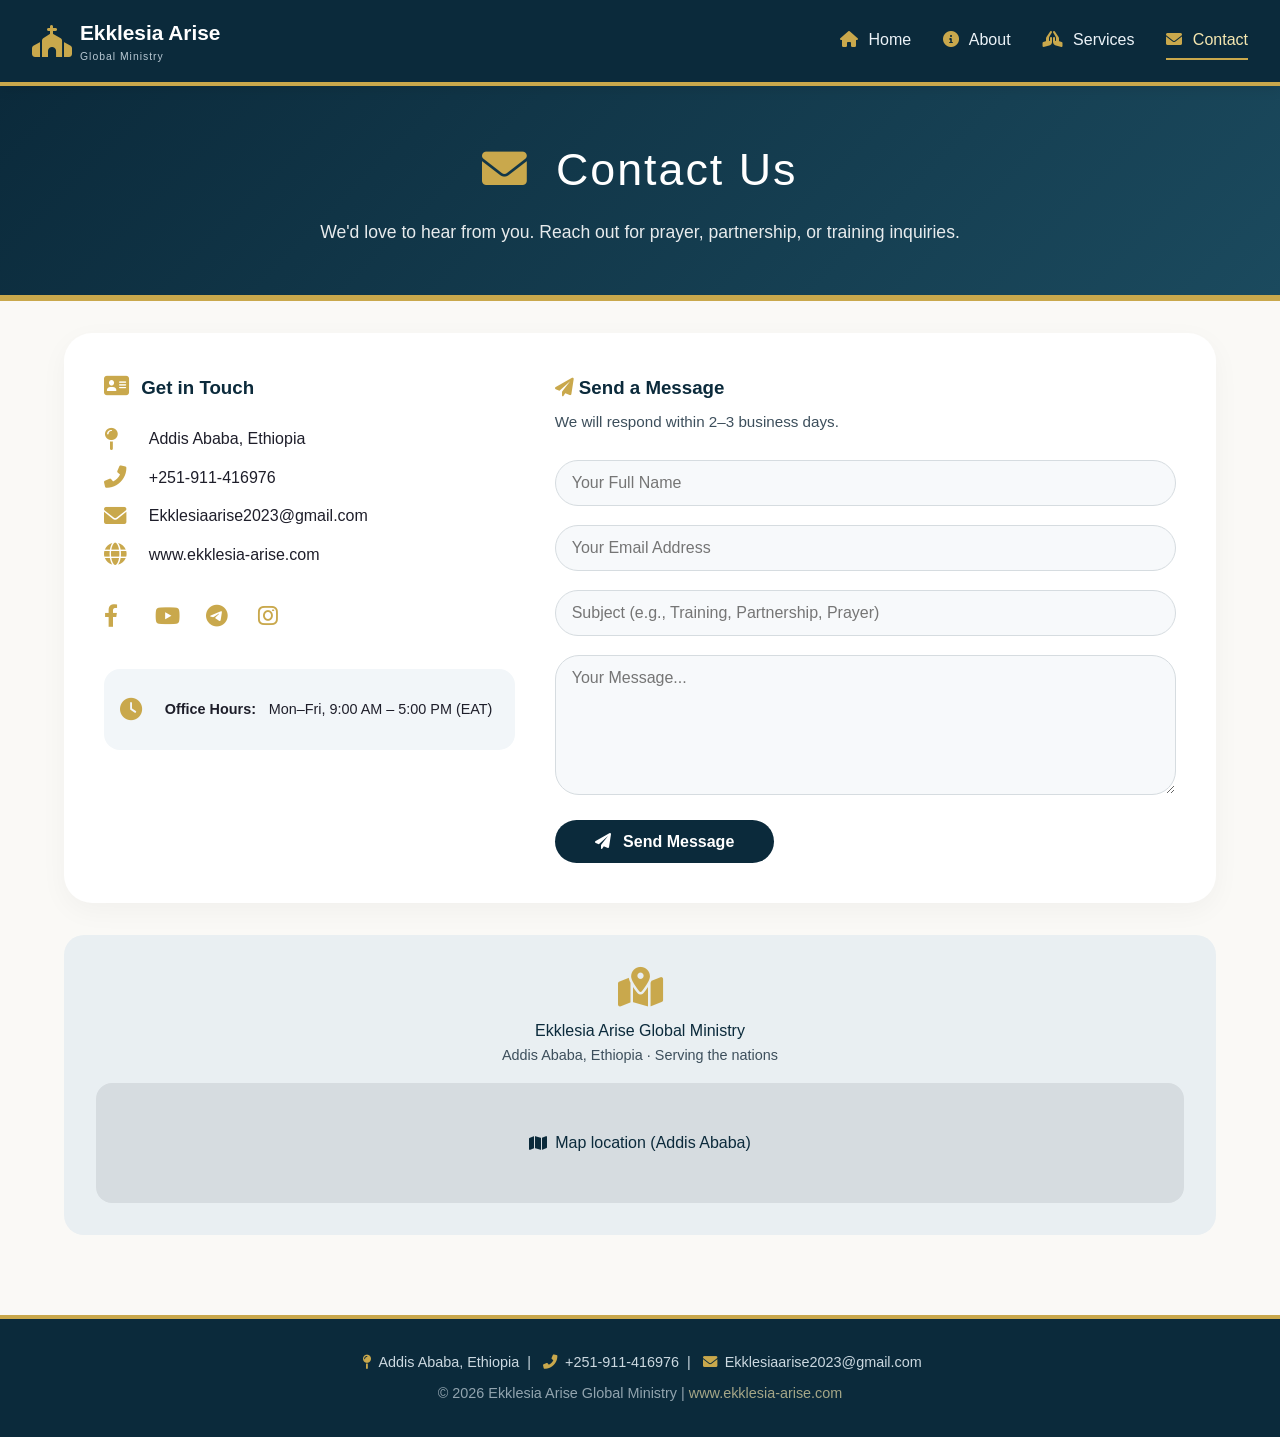
<file: Contact.html>
<!DOCTYPE html>
<html lang="en">
<head>
  <meta charset="UTF-8">
  <meta name="viewport" content="width=device-width, initial-scale=1.0">
  <title>Ekklesia Arise - Contact</title>
  <link rel="stylesheet" href="https://cdnjs.cloudflare.com/ajax/libs/font-awesome/6.0.0-beta3/css/all.min.css">
  <style>
    * { margin: 0; padding: 0; box-sizing: border-box; font-family: 'Segoe UI', Roboto, sans-serif; }
    body { background: #faf9f6; color: #1e1e2a; line-height: 1.6; }
    .navbar {
      background: #0b2a3b;
      padding: 1rem 2rem;
      display: flex;
      flex-wrap: wrap;
      justify-content: space-between;
      align-items: center;
      border-bottom: 4px solid #c9a84c;
      position: sticky;
      top: 0;
      z-index: 100;
      box-shadow: 0 4px 12px rgba(0,0,0,0.08);
    }
    .logo { display: flex; align-items: center; gap: 0.5rem; }
    .logo i { color: #c9a84c; font-size: 2rem; }
    .logo span { color: white; font-weight: 700; font-size: 1.3rem; }
    .logo small { display: block; font-size: 0.65rem; font-weight: 300; color: #b9c9d4; letter-spacing: 1px; }
    .nav-links { display: flex; gap: 2rem; flex-wrap: wrap; }
    .nav-links a { color: #ecf3f8; text-decoration: none; font-weight: 500; padding: 0.3rem 0; border-bottom: 2px solid transparent; transition: 0.2s; }
    .nav-links a:hover, .nav-links a.active { border-bottom-color: #c9a84c; color: #f5e7b0; }
    .nav-links a i { margin-right: 6px; color: #c9a84c; }
    .page-hero {
      background: linear-gradient(135deg, #0b2a3b 0%, #1b4a5e 100%);
      color: white;
      padding: 3rem 2rem;
      text-align: center;
      border-bottom: 6px solid #c9a84c;
    }
    .page-hero h1 { font-size: 2.8rem; font-weight: 300; letter-spacing: 2px; }
    .page-hero h1 i { color: #c9a84c; margin-right: 12px; }
    .page-hero p { max-width: 700px; margin: 0.8rem auto 0; font-size: 1.1rem; opacity: 0.9; }
    .container { max-width: 1200px; margin: 0 auto; padding: 2rem 1.5rem; }
    .contact-flex {
      display: flex;
      flex-wrap: wrap;
      gap: 2.5rem;
      background: white;
      border-radius: 28px;
      padding: 2.5rem;
      box-shadow: 0 8px 28px rgba(0,0,0,0.04);
    }
    .contact-info { flex: 1 1 250px; }
    .contact-info i { color: #c9a84c; width: 2rem; font-size: 1.4rem; }
    .contact-info p { margin: 0.8rem 0; display: flex; align-items: center; gap: 0.8rem; }
    .contact-info .social-links { margin-top: 1.5rem; display: flex; gap: 1.2rem; }
    .contact-info .social-links a { color: #0b2a3b; font-size: 1.8rem; transition: 0.2s; }
    .contact-info .social-links a:hover { color: #c9a84c; transform: scale(1.1); }
    .contact-form { flex: 2 1 300px; }
    .contact-form input, .contact-form textarea {
      width: 100%;
      padding: 0.8rem 1rem;
      margin: 0.6rem 0;
      border: 1px solid #d6dce0;
      border-radius: 40px;
      font-size: 1rem;
      background: #f7f9fb;
      transition: 0.2s;
    }
    .contact-form input:focus, .contact-form textarea:focus {
      outline: none;
      border-color: #c9a84c;
      box-shadow: 0 0 0 3px rgba(201,168,76,0.15);
    }
    .contact-form textarea {
      border-radius: 24px;
      min-height: 140px;
      resize: vertical;
    }
    .contact-form button {
      background: #0b2a3b;
      border: none;
      padding: 0.8rem 2.5rem;
      border-radius: 40px;
      color: white;
      font-weight: 600;
      font-size: 1rem;
      cursor: pointer;
      transition: 0.2s;
      margin-top: 0.5rem;
    }
    .contact-form button:hover { background: #1b4a5e; transform: scale(1.02); }
    .contact-form button i { margin-right: 8px; }
    .map-placeholder {
      background: #e9eff2;
      border-radius: 20px;
      padding: 2rem;
      text-align: center;
      margin-top: 2rem;
      color: #0b2a3b;
    }
    footer {
      background: #0b2a3b;
      color: #cbd8e0;
      padding: 2rem 1.5rem;
      margin-top: 3rem;
      border-top: 4px solid #c9a84c;
      text-align: center;
      font-size: 0.9rem;
    }
    footer i { color: #c9a84c; margin: 0 4px; }
    footer a { color: #e6dba8; text-decoration: none; }
    @media (max-width: 700px) {
      .navbar { flex-direction: column; gap: 1rem; align-items: stretch; text-align: center; }
      .nav-links { justify-content: center; gap: 1rem; }
      .page-hero h1 { font-size: 2rem; }
      .contact-flex { padding: 1.5rem; flex-direction: column; }
    }
  </style>
</head>
<body>

<nav class="navbar">
  <div class="logo">
    <i class="fas fa-church"></i>
    <div>
      <span>Ekklesia Arise</span>
      <small>Global Ministry</small>
    </div>
  </div>
  <div class="nav-links">
    <a href="index.html"><i class="fas fa-home"></i> Home</a>
    <a href="about.html"><i class="fas fa-info-circle"></i> About</a>
    <a href="services.html"><i class="fas fa-hands-praying"></i> Services</a>
    <a href="contact.html" class="active"><i class="fas fa-envelope"></i> Contact</a>
  </div>
</nav>

<div class="page-hero">
  <h1><i class="fas fa-envelope"></i> Contact Us</h1>
  <p>We'd love to hear from you. Reach out for prayer, partnership, or training inquiries.</p>
</div>

<div class="container">
  <div class="contact-flex">
    <div class="contact-info">
      <h3 style="color:#0b2a3b; margin-bottom:1.5rem;"><i class="fas fa-address-card" style="color:#c9a84c;"></i> Get in Touch</h3>
      <p><i class="fas fa-map-pin"></i> Addis Ababa, Ethiopia</p>
      <p><i class="fas fa-phone-alt"></i> +251-911-416976</p>
      <p><i class="fas fa-envelope"></i> Ekklesiaarise2023@gmail.com</p>
      <p><i class="fas fa-globe"></i> www.ekklesia-arise.com</p>
      <div class="social-links">
        <a href="#" aria-label="Facebook"><i class="fab fa-facebook-f"></i></a>
        <a href="#" aria-label="YouTube"><i class="fab fa-youtube"></i></a>
        <a href="#" aria-label="Telegram"><i class="fab fa-telegram-plane"></i></a>
        <a href="#" aria-label="Instagram"><i class="fab fa-instagram"></i></a>
      </div>
      <div style="margin-top:2rem; background:#f2f6f9; border-radius:16px; padding:1rem;">
        <p style="font-size:0.9rem;"><i class="fas fa-clock" style="color:#c9a84c;"></i> <strong>Office Hours:</strong> Mon–Fri, 9:00 AM – 5:00 PM (EAT)</p>
      </div>
    </div>
    <div class="contact-form">
      <h3 style="color:#0b2a3b; margin-bottom:0.5rem;"><i class="fas fa-paper-plane" style="color:#c9a84c;"></i> Send a Message</h3>
      <p style="color:#3d4f5c; font-size:0.95rem; margin-bottom:1rem;">We will respond within 2–3 business days.</p>
      <form>
        <input type="text" placeholder="Your Full Name" required>
        <input type="email" placeholder="Your Email Address" required>
        <input type="text" placeholder="Subject (e.g., Training, Partnership, Prayer)">
        <textarea placeholder="Your Message..." required></textarea>
        <button type="submit"><i class="fas fa-paper-plane"></i> Send Message</button>
      </form>
    </div>
  </div>

  <div class="map-placeholder">
    <i class="fas fa-map-marked-alt" style="font-size:2.5rem; color:#c9a84c;"></i>
    <p style="font-weight:500; margin-top:0.5rem;">Ekklesia Arise Global Ministry</p>
    <p style="font-size:0.9rem; color:#3d4f5c;">Addis Ababa, Ethiopia · Serving the nations</p>
    <div style="background:#d6dce0; height:120px; border-radius:16px; display:flex; align-items:center; justify-content:center; margin-top:1rem; color:#0b2a3b; font-weight:300;">
      <i class="fas fa-map" style="margin-right:8px; color:#0b2a3b;"></i> Map location (Addis Ababa)
    </div>
  </div>
</div>

<footer>
  <p><i class="fas fa-map-pin"></i> Addis Ababa, Ethiopia &nbsp;|&nbsp; <i class="fas fa-phone-alt"></i> +251-911-416976 &nbsp;|&nbsp; <i class="fas fa-envelope"></i> Ekklesiaarise2023@gmail.com</p>
  <p style="margin-top:0.5rem; opacity:0.7;">© 2026 Ekklesia Arise Global Ministry | <a href="#">www.ekklesia-arise.com</a></p>
</footer>

</body>
</html>
</file>
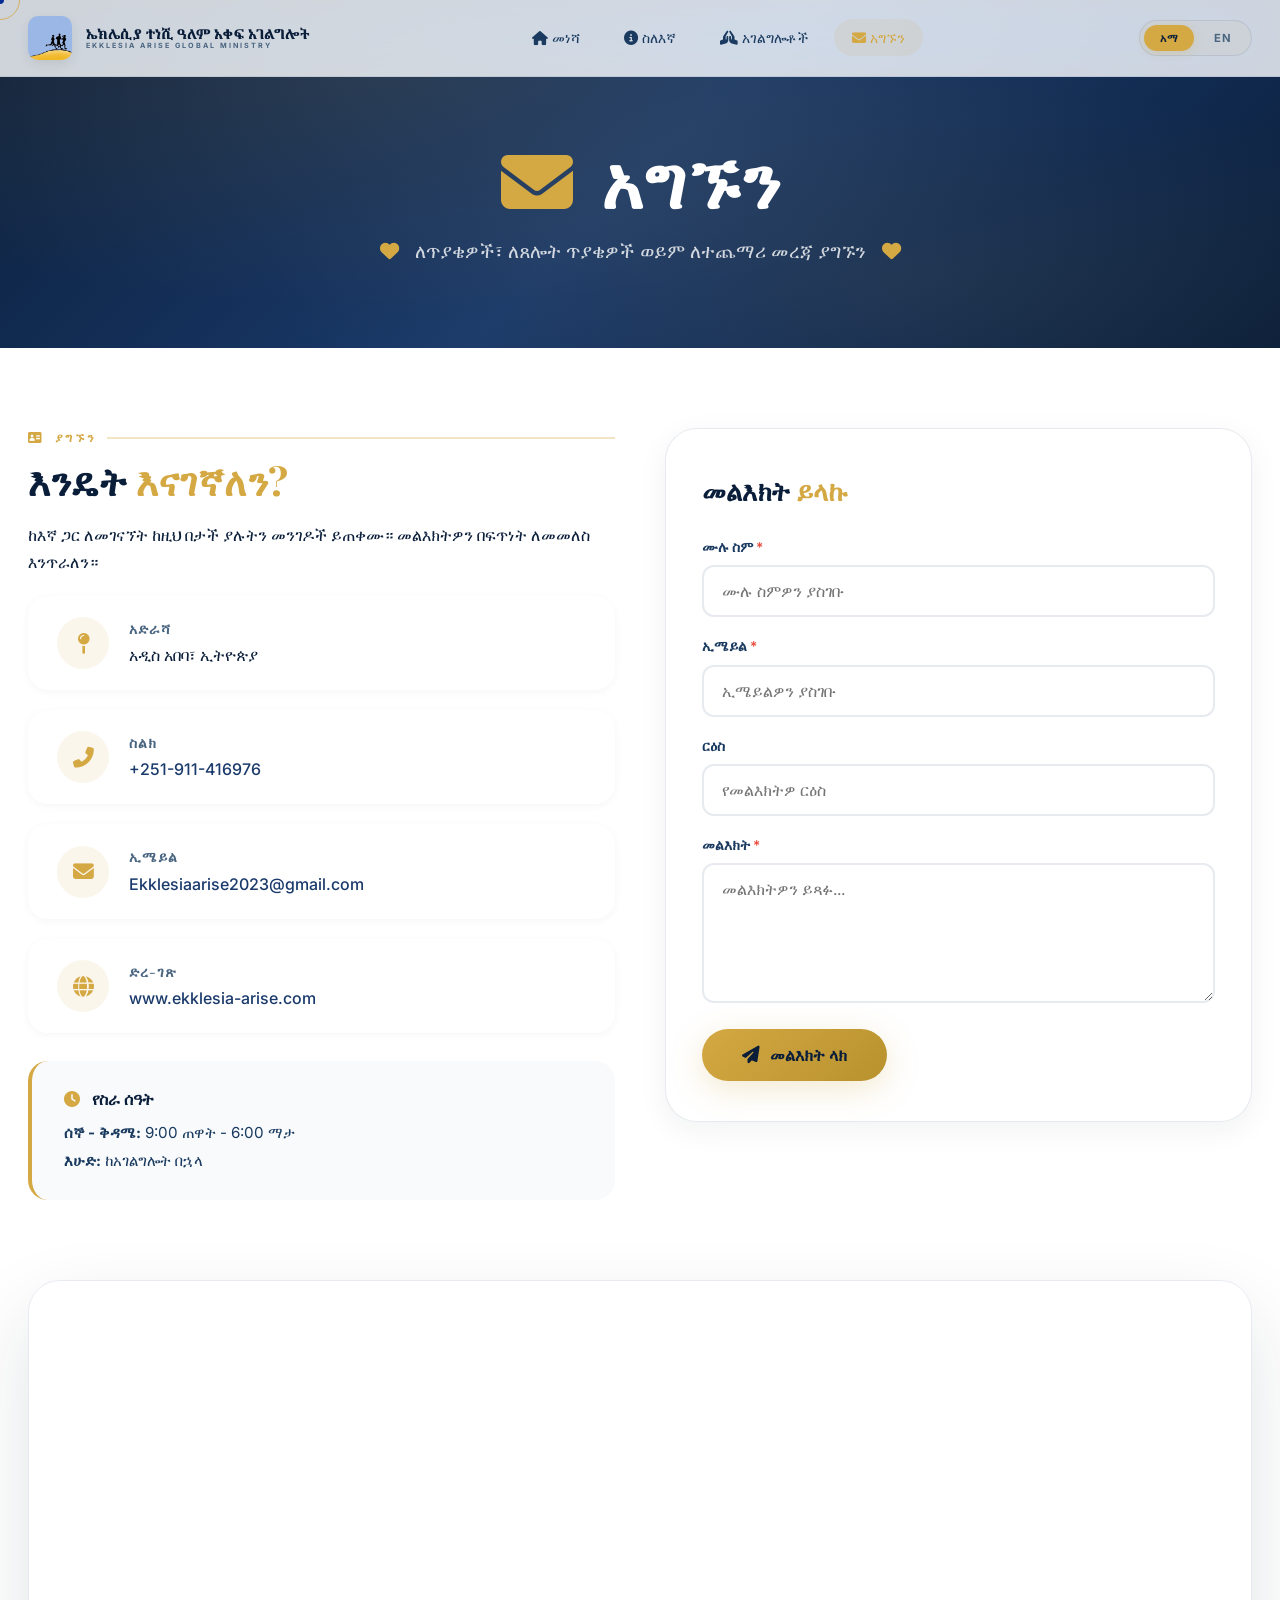
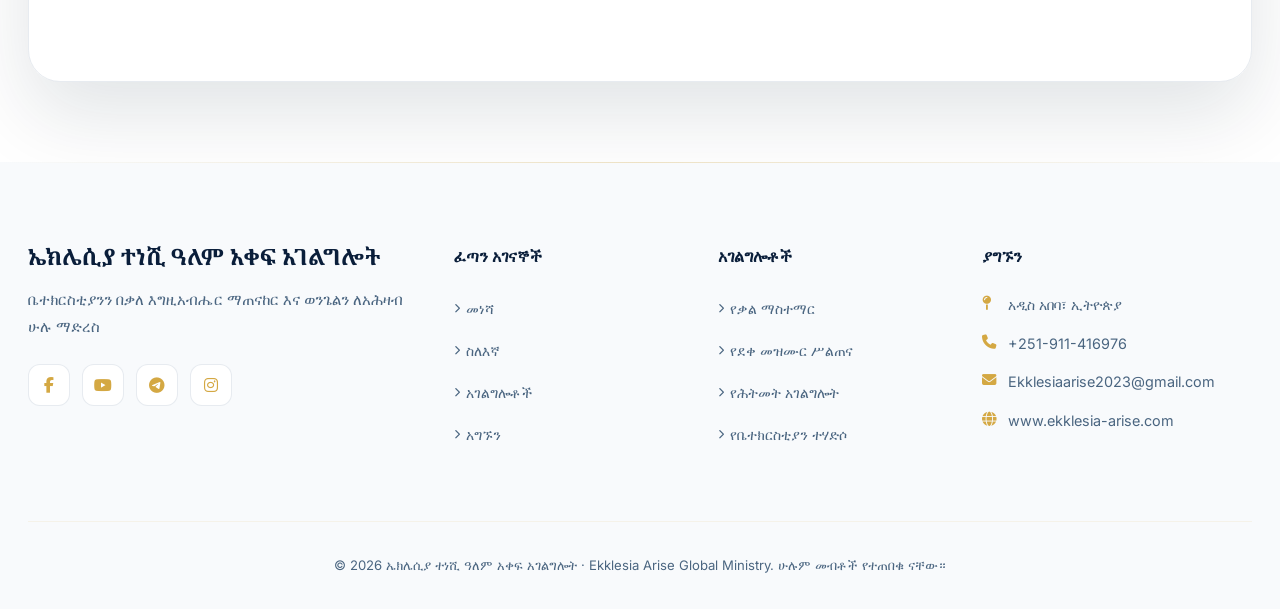
<file: contact.html>
<!DOCTYPE html>
<html lang="am">
<head>
  <meta charset="UTF-8" />
  <meta name="viewport" content="width=device-width, initial-scale=1.0, maximum-scale=5.0" />
  <title>አግኙን · ኤክሌሲያ ተነሺ ዓለም አቀፍ አገልግሎት</title>
  <meta name="description" content="Ekklesia Arise Global Ministry - ለጥያቄዎች፣ ለጸሎት ጥያቄዎች ወይም ለተጨማሪ መረጃ ያግኙን" />
  
  <!-- Fonts -->
  <link rel="preconnect" href="https://fonts.googleapis.com" />
  <link rel="preconnect" href="https://fonts.gstatic.com" crossorigin />
  <link href="https://fonts.googleapis.com/css2?family=Inter:wght@300;400;500;600;700;800;900&family=Playfair+Display:ital,wght@0,400;0,500;0,600;0,700;0,800;0,900;1,400;1,500;1,600;1,700&family=Noto+Serif+Ethiopic:wght@300;400;500;600;700;900&display=swap" rel="stylesheet" />
  <link rel="stylesheet" href="https://cdnjs.cloudflare.com/ajax/libs/font-awesome/6.5.0/css/all.min.css" />

  <style>
    /* ================================================================
       PREMIUM THEME — BLUE & YELLOW / GOLD
       ================================================================ */
    :root {
      --primary: #1a3a6b;
      --primary-hover: #0f2a4f;
      --primary-light: rgba(26, 58, 107, 0.08);
      --primary-glow: rgba(26, 58, 107, 0.25);
      --dark-blue: #0a1e3a;
      --dark-blue-deep: #061225;
      --accent: #4a7fc1;
      --accent-light: #b3d0f0;
      --gold: #d4a843;
      --gold-light: #f0dba3;
      --gold-dark: #b8922e;
      --gold-glow: rgba(212, 168, 67, 0.35);
      --bg-dark: #f8fafc;
      --bg-medium: #f1f4f9;
      --bg-warm: #fdf8f0;
      --bg-light: #ffffff;
      --bg-card: #ffffff;
      --text-main: #0a1e3a;
      --text-secondary: #1a3a5f;
      --text-muted: #4a6580;
      --text-light: #f4f8ff;
      --glass-bg: rgba(255, 255, 255, 0.80);
      --glass-border: rgba(26, 58, 107, 0.10);
      --glass-border-strong: rgba(26, 58, 107, 0.20);
      --shadow-sm: 0 2px 8px rgba(10, 30, 50, 0.04);
      --shadow-md: 0 8px 30px rgba(10, 30, 50, 0.06);
      --shadow-lg: 0 20px 60px rgba(10, 30, 50, 0.08);
      --shadow-xl: 0 32px 80px rgba(10, 30, 50, 0.12);
      --shadow-card-hover: 0 24px 64px rgba(26, 58, 107, 0.12), 0 0 0 1px rgba(26, 58, 107, 0.08);
      --radius-sm: 12px;
      --radius-md: 20px;
      --radius-lg: 32px;
      --radius-xl: 40px;
      --radius-full: 9999px;
      --ease-out-expo: cubic-bezier(0.16, 1, 0.3, 1);
      --transition-smooth: all 0.5s var(--ease-out-expo);
      --transition-fast: all 0.3s var(--ease-out-expo);
    }

    /* ================================================================
       RESET & BASE
       ================================================================ */
    *, *::before, *::after { margin: 0; padding: 0; box-sizing: border-box; }

    html {
      scroll-behavior: smooth;
      -webkit-text-size-adjust: 100%;
      overflow-x: hidden;
    }

    body {
      font-family: 'Inter', -apple-system, BlinkMacSystemFont, sans-serif;
      background: var(--bg-light);
      color: var(--text-main);
      line-height: 1.7;
      overflow-x: hidden;
      -webkit-font-smoothing: antialiased;
      -moz-osx-font-smoothing: grayscale;
    }

    h1, h2, h3, h4, h5 { font-family: 'Playfair Display', Georgia, serif; }
    .amharic { font-family: 'Noto Serif Ethiopic', 'Playfair Display', serif; }

    ::selection { background: var(--gold); color: var(--dark-blue); }

    /* Custom Scrollbar */
    ::-webkit-scrollbar { width: 8px; }
    ::-webkit-scrollbar-track { background: var(--bg-dark); }
    ::-webkit-scrollbar-thumb {
      background: linear-gradient(180deg, var(--gold) 0%, var(--gold-dark) 100%);
      border-radius: 10px;
    }

    a { text-decoration: none; color: inherit; }
    button { border: none; outline: none; font-family: inherit; background: transparent; cursor: pointer; }
    img { display: block; max-width: 100%; }

    .container {
      width: 100%;
      max-width: 1320px;
      margin: 0 auto;
      padding: 0 28px;
    }

    /* ================================================================
       CUSTOM CURSOR SYSTEM
       ================================================================ */
    .cursor-dot {
      position: fixed;
      top: 0; left: 0;
      width: 8px; height: 8px;
      background: var(--gold);
      border-radius: 50%;
      pointer-events: none;
      z-index: 999999;
      transform: translate(-50%, -50%);
      transition: width 0.3s, height 0.3s, background 0.2s;
      mix-blend-mode: difference;
    }
    .cursor-ring {
      position: fixed;
      top: 0; left: 0;
      width: 40px; height: 40px;
      border: 1px solid var(--gold);
      border-radius: 50%;
      pointer-events: none;
      z-index: 999998;
      transform: translate(-50%, -50%);
      transition: width 0.3s var(--ease-out-expo), height 0.3s var(--ease-out-expo), border-color 0.2s, background 0.2s;
      opacity: 0.8;
    }
    
    /* Cursor States */
    body.hover-link .cursor-dot { width: 4px; height: 4px; }
    body.hover-link .cursor-ring { width: 60px; height: 60px; border-color: var(--gold); background: rgba(212, 168, 67, 0.08); }
    body.hover-button .cursor-dot { opacity: 0; }
    body.hover-button .cursor-ring { width: 100%; height: 100%; background: rgba(212, 168, 67, 0.10); border-color: transparent; opacity: 1; border-radius: var(--radius-md); }
    body.hover-image .cursor-dot { opacity: 0; }
    body.hover-image .cursor-ring { width: 80px; height: 80px; border-width: 2px; border-color: var(--gold); background: rgba(255,255,255,0.9); backdrop-filter: blur(4px); }
    body.hover-image .cursor-ring::after { content: 'View'; color: var(--gold); font-size: 0.7rem; font-weight: 700; position: absolute; top: 50%; left: 50%; transform: translate(-50%, -50%); }

    /* ================================================================
       PAGE LOADER
       ================================================================ */
    .page-loader {
      position: fixed;
      top: 0; left: 0;
      width: 100%; height: 100%;
      background: var(--bg-light);
      z-index: 99999;
      display: flex;
      flex-direction: column;
      align-items: center;
      justify-content: center;
      transition: opacity 0.8s var(--ease-out-expo), visibility 0.8s;
    }
    .page-loader.loaded { opacity: 0; visibility: hidden; pointer-events: none; }
    .loader-logo-img {
      width: 80px;
      height: 80px;
      border-radius: 16px;
      object-fit: cover;
      box-shadow: 0 8px 30px rgba(26, 58, 107, 0.15);
      margin-bottom: 16px;
    }
    .loader-name-amharic {
      font-family: 'Noto Serif Ethiopic', serif;
      font-size: 1.3rem;
      font-weight: 800;
      color: var(--dark-blue);
      text-align: center;
      line-height: 1.3;
    }
    .loader-name-en {
      font-size: 0.6rem;
      letter-spacing: 3px;
      color: var(--text-muted);
      font-weight: 700;
      text-transform: uppercase;
    }
    .loader-cross-spinner {
      width: 40px;
      height: 40px;
      position: relative;
      margin-top: 10px;
    }
    .loader-cross-spinner::before,
    .loader-cross-spinner::after {
      content: '';
      position: absolute;
      background: var(--gold);
      border-radius: 4px;
      animation: crossPulse 1.5s ease-in-out infinite;
    }
    .loader-cross-spinner::before { width: 4px; height: 40px; left: 50%; top: 0; transform: translateX(-50%); }
    .loader-cross-spinner::after { width: 30px; height: 4px; top: 50%; left: 50%; transform: translate(-50%, -50%); animation-delay: 0.3s; }
    @keyframes crossPulse { 0%, 100% { opacity: 0.3; } 50% { opacity: 1; } }

    /* ================================================================
       NAVIGATION — Matching Main Site
       ================================================================ */
    .navbar {
      position: fixed;
      top: 0; left: 0; width: 100%;
      z-index: 10000;
      transition: var(--transition-smooth);
      background: var(--glass-bg);
      backdrop-filter: blur(24px) saturate(180%);
      -webkit-backdrop-filter: blur(24px) saturate(180%);
      border-bottom: 1px solid var(--glass-border);
    }
    .navbar.scrolled {
      box-shadow: 0 4px 30px rgba(0,0,0,0.04);
    }

    .nav-inner {
      display: flex;
      justify-content: space-between;
      align-items: center;
      padding: 16px 0;
      transition: var(--transition-smooth);
    }
    .navbar.scrolled .nav-inner { padding: 10px 0; }

    .nav-brand {
      display: flex;
      align-items: center;
      gap: 14px;
      text-decoration: none;
      z-index: 10001;
    }
    .nav-brand .nav-logo-img {
      width: 44px;
      height: 44px;
      border-radius: 10px;
      object-fit: cover;
      box-shadow: 0 4px 12px rgba(0,0,0,0.08);
      transition: var(--transition-smooth);
      flex-shrink: 0;
    }
    .navbar.scrolled .nav-brand .nav-logo-img {
      width: 36px;
      height: 36px;
      border-radius: 8px;
    }
    .nav-brand-text { line-height: 1.15; }
    .nav-brand-amharic {
      font-family: 'Noto Serif Ethiopic', serif;
      font-size: 0.85rem;
      font-weight: 800;
      color: var(--dark-blue);
      transition: var(--transition-smooth);
    }
    .navbar.scrolled .nav-brand-amharic { font-size: 0.75rem; }
    .nav-brand-en {
      font-size: 0.45rem;
      letter-spacing: 2px;
      color: var(--text-muted);
      font-weight: 700;
      text-transform: uppercase;
      transition: var(--transition-smooth);
    }
    .navbar.scrolled .nav-brand-en { font-size: 0.4rem; }

    .nav-menu {
      display: flex;
      align-items: center;
      gap: 8px;
      list-style: none;
    }
    .nav-menu a {
      padding: 10px 18px;
      font-weight: 500;
      font-size: 0.88rem;
      color: var(--text-secondary);
      border-radius: var(--radius-full);
      transition: var(--transition-fast);
      position: relative;
    }
    .nav-menu a:hover,
    .nav-menu a.active {
      color: var(--gold);
      background: rgba(212, 168, 67, 0.10);
    }

    /* Language Switcher */
    .lang-switch {
      display: flex;
      align-items: center;
      gap: 4px;
      margin-left: 12px;
      background: rgba(212, 168, 67, 0.06);
      padding: 4px;
      border-radius: var(--radius-full);
      border: 1px solid var(--glass-border);
    }
    .lang-switch button {
      padding: 6px 16px;
      border-radius: var(--radius-full);
      font-size: 0.7rem;
      font-weight: 700;
      color: var(--text-muted);
      transition: var(--transition-fast);
      background: transparent;
      letter-spacing: 0.5px;
    }
    .lang-switch button.active {
      color: var(--dark-blue);
      background: var(--gold);
      box-shadow: 0 2px 8px rgba(212, 168, 67, 0.25);
    }
    .lang-switch button:hover:not(.active) {
      color: var(--gold);
    }

    /* Hamburger */
    .hamburger {
      display: none;
      flex-direction: column;
      justify-content: center;
      align-items: center;
      width: 48px; height: 48px;
      background: rgba(212, 168, 67, 0.10);
      border: 1px solid var(--glass-border);
      border-radius: 14px;
      cursor: pointer;
      z-index: 10001;
      transition: var(--transition-fast);
    }
    .hamburger span {
      display: block;
      width: 20px;
      height: 2px;
      background: var(--text-main);
      border-radius: 4px;
      transition: var(--transition-smooth);
      position: absolute;
    }
    .hamburger span:nth-child(1) { transform: translateY(-7px); }
    .hamburger span:nth-child(2) { width: 16px; }
    .hamburger span:nth-child(3) { transform: translateY(7px); }
    .hamburger.active { background: var(--gold); border-color: var(--gold); }
    .hamburger.active span { background: white; }
    .hamburger.active span:nth-child(1) { transform: rotate(45deg); }
    .hamburger.active span:nth-child(2) { opacity: 0; }
    .hamburger.active span:nth-child(3) { transform: rotate(-45deg); }

    .mobile-overlay {
      position: fixed;
      inset: 0;
      background: rgba(10, 30, 50, 0.4);
      backdrop-filter: blur(8px);
      z-index: 9999;
      opacity: 0;
      visibility: hidden;
      transition: var(--transition-smooth);
    }
    .mobile-overlay.active { opacity: 1; visibility: visible; }

    .nav-menu-mobile {
      position: fixed;
      top: 0; right: 0;
      width: 320px;
      height: 100vh;
      background: var(--bg-card);
      flex-direction: column;
      padding: 100px 40px 60px;
      gap: 8px;
      transform: translateX(100%);
      transition: transform 0.6s var(--ease-out-expo);
      z-index: 10000;
      box-shadow: -10px 0 40px rgba(0,0,0,0.08);
      overflow-y: auto;
      align-items: stretch;
      display: none;
      list-style: none;
    }
    .nav-menu-mobile.open { transform: translateX(0); }
    .nav-menu-mobile a {
      padding: 14px 20px;
      border-radius: var(--radius-md);
      font-size: 1rem;
      color: var(--text-secondary);
      transition: var(--transition-fast);
      display: block;
    }
    .nav-menu-mobile a:hover,
    .nav-menu-mobile a.active {
      color: var(--gold);
      background: rgba(212, 168, 67, 0.10);
    }

    /* ================================================================
       PAGE HERO
       ================================================================ */
    .page-hero {
      padding: 140px 0 80px;
      background: linear-gradient(135deg, #0a1e3a 0%, #1a3a6b 50%, #0a1e3a 100%);
      text-align: center;
      position: relative;
      overflow: hidden;
      margin-top: 0;
    }
    .page-hero::before {
      content: '';
      position: absolute;
      inset: 0;
      background: radial-gradient(ellipse at 30% 20%, rgba(212, 168, 67, 0.12) 0%, transparent 60%),
                  radial-gradient(ellipse at 70% 80%, rgba(212, 168, 67, 0.08) 0%, transparent 50%);
      pointer-events: none;
    }
    .page-hero .container {
      position: relative;
      z-index: 1;
    }
    .page-hero h1 {
      font-size: clamp(2.8rem, 6vw, 4.5rem);
      color: white;
      font-weight: 800;
      line-height: 1.1;
      margin-bottom: 16px;
    }
    .page-hero h1 i {
      color: var(--gold);
      margin-right: 12px;
    }
    .page-hero .sub {
      font-size: clamp(1rem, 1.5vw, 1.2rem);
      color: rgba(255,255,255,0.8);
      display: flex;
      align-items: center;
      justify-content: center;
      gap: 16px;
      flex-wrap: wrap;
      max-width: 700px;
      margin: 0 auto;
    }
    .page-hero .sub i {
      color: var(--gold);
    }

    /* ================================================================
       CONTACT SECTION
       ================================================================ */
    .contact-section {
      padding: 80px 0;
      background: var(--bg-light);
    }
    .contact-grid {
      display: grid;
      grid-template-columns: 1fr 1fr;
      gap: 50px;
      align-items: start;
    }

    /* Contact Info */
    .contact-info {
      display: flex;
      flex-direction: column;
      gap: 20px;
    }
    .contact-info .section-label {
      font-size: 0.75rem;
      letter-spacing: 3px;
      text-transform: uppercase;
      color: var(--gold);
      font-weight: 700;
      display: flex;
      align-items: center;
      gap: 10px;
    }
    .contact-info .section-label::after {
      content: '';
      flex: 1;
      height: 2px;
      background: var(--gold);
      opacity: 0.3;
    }
    .contact-info h2 {
      font-size: clamp(2rem, 3vw, 2.8rem);
      color: var(--text-main);
      font-weight: 800;
      margin-bottom: 8px;
    }
    .contact-info h2 .gold {
      color: var(--gold);
    }
    .contact-info > p {
      color: var(--text-muted);
      font-size: 1.05rem;
      margin-bottom: 16px;
    }
    .info-item {
      display: flex;
      align-items: center;
      gap: 20px;
      background: var(--bg-card);
      padding: 20px 28px;
      border-radius: var(--radius-md);
      box-shadow: var(--shadow-sm);
      transition: var(--transition-smooth);
      border: 1px solid transparent;
    }
    .info-item:hover {
      transform: translateX(8px);
      box-shadow: var(--shadow-md);
      border-color: rgba(212, 168, 67, 0.20);
    }
    .info-item .icon {
      width: 52px;
      height: 52px;
      min-width: 52px;
      border-radius: 50%;
      background: rgba(212, 168, 67, 0.10);
      display: flex;
      align-items: center;
      justify-content: center;
      font-size: 1.3rem;
      color: var(--gold);
      transition: var(--transition-smooth);
    }
    .info-item:hover .icon {
      background: var(--gold);
      color: var(--dark-blue);
      transform: scale(1.05);
    }
    .info-item .content h4 {
      font-size: 0.85rem;
      color: var(--text-muted);
      font-weight: 600;
      letter-spacing: 1px;
      text-transform: uppercase;
      margin-bottom: 2px;
    }
    .info-item .content p {
      color: var(--text-main);
      font-weight: 500;
      font-size: 1rem;
    }
    .info-item .content p a {
      color: var(--primary);
      transition: var(--transition-fast);
    }
    .info-item .content p a:hover {
      color: var(--gold);
    }

    /* Working Hours Box */
    .hours-box {
      background: var(--bg-dark);
      border-radius: var(--radius-md);
      padding: 24px 32px;
      border-left: 4px solid var(--gold);
      margin-top: 8px;
    }
    .hours-box h4 {
      color: var(--text-main);
      font-size: 1rem;
      margin-bottom: 8px;
    }
    .hours-box h4 i {
      color: var(--gold);
      margin-right: 8px;
    }
    .hours-box p {
      color: var(--text-secondary);
      font-size: 0.95rem;
      margin-bottom: 2px;
    }

    /* Contact Form */
    .contact-form {
      background: var(--bg-card);
      padding: 40px 36px;
      border-radius: var(--radius-lg);
      box-shadow: var(--shadow-md);
      border: 1px solid var(--glass-border);
    }
    .contact-form h3 {
      font-size: 1.6rem;
      color: var(--text-main);
      margin-bottom: 24px;
      font-weight: 700;
    }
    .contact-form h3 .gold {
      color: var(--gold);
    }
    .contact-form .form-group {
      margin-bottom: 18px;
    }
    .contact-form label {
      display: block;
      font-size: 0.85rem;
      font-weight: 600;
      color: var(--text-secondary);
      margin-bottom: 6px;
    }
    .contact-form label .required {
      color: #e74c3c;
    }
    .contact-form input,
    .contact-form textarea,
    .contact-form select {
      width: 100%;
      padding: 14px 18px;
      border: 2px solid var(--glass-border);
      border-radius: var(--radius-sm);
      font-size: 1rem;
      font-family: 'Inter', sans-serif;
      transition: var(--transition-fast);
      background: var(--bg-light);
      color: var(--text-main);
    }
    .contact-form input:focus,
    .contact-form textarea:focus,
    .contact-form select:focus {
      border-color: var(--gold);
      outline: none;
      box-shadow: 0 0 0 4px rgba(212, 168, 67, 0.15);
    }
    .contact-form textarea {
      height: 140px;
      resize: vertical;
    }
    .contact-form .btn-submit {
      background: linear-gradient(135deg, var(--gold) 0%, var(--gold-dark) 100%);
      color: var(--dark-blue);
      padding: 16px 40px;
      border-radius: var(--radius-full);
      font-weight: 700;
      font-size: 1rem;
      transition: var(--transition-smooth);
      display: inline-flex;
      align-items: center;
      gap: 10px;
      cursor: pointer;
      border: none;
      box-shadow: 0 8px 32px rgba(212, 168, 67, 0.25);
    }
    .contact-form .btn-submit:hover {
      transform: translateY(-3px);
      box-shadow: 0 16px 48px rgba(212, 168, 67, 0.35);
    }
    .contact-form .btn-submit i {
      font-size: 1.1rem;
    }

    /* Map */
    .map-section {
      padding: 0 0 80px 0;
      background: var(--bg-light);
    }
    .map-container {
      border-radius: var(--radius-lg);
      overflow: hidden;
      box-shadow: var(--shadow-xl);
      border: 1px solid var(--glass-border);
    }
    .map-container iframe {
      width: 100%;
      height: 400px;
      border: 0;
      display: block;
    }

    /* ================================================================
       SECTION HEADERS
       ================================================================ */
    .section-header { text-align: center; margin-bottom: 48px; }
    .section-title { font-size: clamp(2rem, 4.5vw, 3.4rem); color: var(--text-main); font-weight: 800; margin: 18px 0 16px; line-height: 1.15; }
    .section-title .gold { color: var(--gold); }
    .section-subtitle { color: var(--text-muted); font-size: 1.08rem; max-width: 620px; margin: 0 auto; line-height: 1.8; }

    .pill-badge {
      display: inline-flex;
      align-items: center;
      gap: 8px;
      background: rgba(212, 168, 67, 0.10);
      padding: 8px 22px;
      border-radius: var(--radius-full);
      font-size: 0.7rem;
      letter-spacing: 2.5px;
      color: var(--gold-dark);
      font-weight: 700;
      text-transform: uppercase;
      border: 1px solid var(--glass-border);
      backdrop-filter: blur(8px);
      transition: var(--transition-fast);
    }

    /* ================================================================
       FOOTER — Matching Main Site
       ================================================================ */
    .site-footer {
      background: var(--bg-dark);
      color: var(--text-muted);
      padding: 80px 0 0;
      position: relative;
    }
    .site-footer::before {
      content: '';
      position: absolute;
      top: 0;
      left: 0;
      right: 0;
      height: 1px;
      background: linear-gradient(90deg, transparent, rgba(212, 168, 67, 0.30), transparent);
    }
    .footer-grid {
      display: grid;
      grid-template-columns: 1.4fr 0.8fr 0.8fr 1fr;
      gap: 48px;
      margin-bottom: 60px;
    }
    .footer-brand h3 {
      font-family: 'Noto Serif Ethiopic', serif;
      font-size: 1.4rem;
      color: var(--text-main);
      margin-bottom: 16px;
      line-height: 1.3;
    }
    .footer-brand p {
      line-height: 1.8;
      margin-bottom: 24px;
      font-size: 0.92rem;
    }
    .footer-social {
      display: flex;
      gap: 12px;
    }
    .footer-social a {
      width: 42px;
      height: 42px;
      border-radius: 12px;
      background: var(--bg-card);
      border: 1px solid var(--glass-border);
      display: flex;
      align-items: center;
      justify-content: center;
      color: var(--gold);
      font-size: 1rem;
      transition: var(--transition-smooth);
    }
    .footer-social a:hover {
      background: var(--gold);
      color: var(--dark-blue);
      transform: translateY(-3px);
      box-shadow: 0 8px 24px rgba(212, 168, 67, 0.25);
    }
    .footer-col h4 {
      color: var(--text-main);
      font-size: 1rem;
      margin-bottom: 24px;
      font-weight: 700;
    }
    .footer-col ul {
      list-style: none;
    }
    .footer-col ul li {
      margin-bottom: 14px;
    }
    .footer-col ul li a {
      color: var(--text-muted);
      font-size: 0.9rem;
      transition: var(--transition-fast);
      display: inline-flex;
      align-items: center;
      gap: 6px;
    }
    .footer-col ul li a:hover {
      color: var(--gold);
      transform: translateX(4px);
    }
    .footer-contact p {
      margin-bottom: 14px;
      font-size: 0.9rem;
      display: flex;
      align-items: flex-start;
      gap: 10px;
    }
    .footer-contact i {
      color: var(--gold);
      margin-top: 3px;
      min-width: 16px;
    }
    .footer-bottom {
      text-align: center;
      padding: 32px 0;
      border-top: 1px solid rgba(212, 168, 67, 0.10);
      font-size: 0.82rem;
    }
    .footer-bottom a {
      color: var(--gold);
      font-weight: 600;
    }
    .footer-bottom a:hover {
      text-decoration: underline;
    }

    /* ================================================================
       BACK TO TOP
       ================================================================ */
    .back-to-top {
      position: fixed;
      bottom: 32px;
      right: 32px;
      width: 48px;
      height: 48px;
      background: linear-gradient(135deg, var(--gold) 0%, var(--gold-dark) 100%);
      color: var(--dark-blue);
      border-radius: 50%;
      display: flex;
      align-items: center;
      justify-content: center;
      font-size: 1rem;
      z-index: 9999;
      box-shadow: 0 8px 24px rgba(212, 168, 67, 0.30);
      transition: var(--transition-smooth);
      opacity: 0;
      visibility: hidden;
      transform: translateY(20px);
      cursor: pointer;
    }
    .back-to-top.visible {
      opacity: 1;
      visibility: visible;
      transform: translateY(0);
    }
    .back-to-top:hover {
      transform: translateY(-4px) scale(1.1);
      box-shadow: 0 12px 36px rgba(212, 168, 67, 0.40);
    }

    /* ================================================================
       RESPONSIVE
       ================================================================ */
    @media (max-width: 1024px) {
      .footer-grid {
        grid-template-columns: 1fr 1fr;
        gap: 40px;
      }
    }

    @media (max-width: 920px) {
      .hamburger {
        display: flex;
      }
      .nav-menu {
        display: none;
      }
      .nav-menu-mobile {
        display: flex;
      }
      .page-hero {
        padding: 120px 0 60px;
      }
      .page-hero h1 {
        font-size: 2.5rem;
      }
      .contact-grid {
        grid-template-columns: 1fr;
        gap: 40px;
      }
      .contact-form {
        padding: 30px 24px;
      }
      .lang-switch {
        margin-left: 0;
        margin-right: 12px;
      }
    }

    @media (max-width: 768px) {
      .container {
        padding: 0 20px;
      }
      .footer-grid {
        grid-template-columns: 1fr;
        gap: 36px;
      }
      .info-item {
        padding: 16px 20px;
      }
      .info-item .icon {
        width: 44px;
        height: 44px;
        min-width: 44px;
        font-size: 1rem;
      }
      .map-container iframe {
        height: 280px;
      }
      .hours-box {
        padding: 18px 20px;
      }
    }

    @media (max-width: 480px) {
      .page-hero h1 {
        font-size: 2rem;
      }
      .page-hero .sub {
        font-size: 0.9rem;
        gap: 8px;
      }
      .contact-form {
        padding: 20px 16px;
      }
      .contact-form .btn-submit {
        width: 100%;
        justify-content: center;
      }
    }
  </style>
</head>
<body>

  <!-- Custom Cursor -->
  <div class="cursor-dot" id="cursorDot"></div>
  <div class="cursor-ring" id="cursorRing"></div>

  <!-- Page Loader -->
  <div class="page-loader" id="pageLoader">
    <img src="logo.jpg" alt="Ekklesia Arise Logo" class="loader-logo-img" onerror="this.src='https://placehold.co/80x80/FFFFFF/1a3a6b?text=EA'" />
    <div class="loader-name-amharic">ኤክሌሲያ ተነሺ ዓለም አቀፍ አገልግሎት</div>
    <div class="loader-name-en">Ekklesia Arise Global Ministry</div>
    <div class="loader-cross-spinner"></div>
  </div>

  <button class="back-to-top" id="backToTop" aria-label="Back to top"><i class="fas fa-chevron-up"></i></button>

  <!-- Mobile Overlay -->
  <div class="mobile-overlay" id="mobileOverlay"></div>

  <!-- Navigation -->
  <nav class="navbar" id="navbar">
    <div class="container">
      <div class="nav-inner">
        <a href="index.html" class="nav-brand">
          <img src="logo.jpg" alt="Ekklesia Arise Logo" class="nav-logo-img" onerror="this.src='https://placehold.co/44x44/FFFFFF/1a3a6b?text=EA'" />
          <div class="nav-brand-text">
            <div class="nav-brand-amharic amharic">ኤክሌሲያ ተነሺ ዓለም አቀፍ አገልግሎት</div>
            <div class="nav-brand-en">Ekklesia Arise Global Ministry</div>
          </div>
        </a>

        <ul class="nav-menu" id="navMenu">
          <li><a href="index.html"><i class="fas fa-home"></i> <span data-am="መነሻ" data-en="Home">መነሻ</span></a></li>
          <li><a href="about.html"><i class="fas fa-info-circle"></i> <span data-am="ስለእኛ" data-en="About">ስለእኛ</span></a></li>
          <li><a href="services.html"><i class="fas fa-hands-praying"></i> <span data-am="አገልግሎቶች" data-en="Services">አገልግሎቶች</span></a></li>
          <li><a href="contact.html" class="active"><i class="fas fa-envelope"></i> <span data-am="አግኙን" data-en="Contact">አግኙን</span></a></li>
        </ul>

        <div class="lang-switch">
          <button class="active" data-lang="am" aria-label="Switch to Amharic">አማ</button>
          <button data-lang="en" aria-label="Switch to English">EN</button>
        </div>

        <button class="hamburger" id="hamburger" aria-label="Toggle Menu">
          <span></span><span></span><span></span>
        </button>
      </div>
    </div>
  </nav>

  <!-- Mobile Menu -->
  <ul class="nav-menu-mobile" id="navMenuMobile">
    <li><a href="index.html"><i class="fas fa-home"></i> <span data-am="መነሻ" data-en="Home">መነሻ</span></a></li>
    <li><a href="about.html"><i class="fas fa-info-circle"></i> <span data-am="ስለእኛ" data-en="About">ስለእኛ</span></a></li>
    <li><a href="services.html"><i class="fas fa-hands-praying"></i> <span data-am="አገልግሎቶች" data-en="Services">አገልግሎቶች</span></a></li>
    <li><a href="contact.html" class="active"><i class="fas fa-envelope"></i> <span data-am="አግኙን" data-en="Contact">አግኙን</span></a></li>
  </ul>

  <!-- Page Hero -->
  <section class="page-hero">
    <div class="container">
      <h1><i class="fas fa-envelope"></i> <span data-am="አግኙን" data-en="Contact Us">አግኙን</span></h1>
      <div class="sub">
        <i class="fas fa-heart"></i>
        <span data-am="ለጥያቄዎች፣ ለጸሎት ጥያቄዎች ወይም ለተጨማሪ መረጃ ያግኙን" data-en="Contact us for questions, prayer requests, or additional information">ለጥያቄዎች፣ ለጸሎት ጥያቄዎች ወይም ለተጨማሪ መረጃ ያግኙን</span>
        <i class="fas fa-heart"></i>
      </div>
    </div>
  </section>

  <!-- Contact Section -->
  <section class="contact-section">
    <div class="container">
      <div class="contact-grid">
        <!-- Contact Info -->
        <div class="contact-info reveal">
          <div>
            <span class="section-label"><i class="fas fa-address-card"></i> <span data-am="ያግኙን" data-en="Contact Us">ያግኙን</span></span>
            <h2><span data-am="እንዴት" data-en="How">እንዴት</span> <span class="gold" data-am="እናገኛለን?" data-en="Can We Reach You?">እናገኛለን?</span></h2>
            <p data-am="ከእኛ ጋር ለመገናኘት ከዚህ በታች ያሉትን መንገዶች ይጠቀሙ። መልእክትዎን በፍጥነት ለመመለስ እንጥራለን።" data-en="Use the channels below to get in touch with us. We will respond to your message promptly.">ከእኛ ጋር ለመገናኘት ከዚህ በታች ያሉትን መንገዶች ይጠቀሙ። መልእክትዎን በፍጥነት ለመመለስ እንጥራለን።</p>
          </div>

          <div class="info-item">
            <div class="icon"><i class="fas fa-map-pin"></i></div>
            <div class="content">
              <h4 data-am="አድራሻ" data-en="Address">አድራሻ</h4>
              <p data-am="አዲስ አበባ፣ ኢትዮጵያ" data-en="Addis Ababa, Ethiopia">አዲስ አበባ፣ ኢትዮጵያ</p>
            </div>
          </div>

          <div class="info-item">
            <div class="icon"><i class="fas fa-phone-alt"></i></div>
            <div class="content">
              <h4 data-am="ስልክ" data-en="Phone">ስልክ</h4>
              <p><a href="tel:+251911416976">+251-911-416976</a></p>
            </div>
          </div>

          <div class="info-item">
            <div class="icon"><i class="fas fa-envelope"></i></div>
            <div class="content">
              <h4 data-am="ኢሜይል" data-en="Email">ኢሜይል</h4>
              <p><a href="mailto:Ekklesiaarise2023@gmail.com">Ekklesiaarise2023@gmail.com</a></p>
            </div>
          </div>

          <div class="info-item">
            <div class="icon"><i class="fas fa-globe"></i></div>
            <div class="content">
              <h4 data-am="ድረ-ገጽ" data-en="Website">ድረ-ገጽ</h4>
              <p><a href="https://www.ekklesia-arise.com" target="_blank">www.ekklesia-arise.com</a></p>
            </div>
          </div>

          <div class="hours-box">
            <h4><i class="fas fa-clock"></i> <span data-am="የስራ ሰዓት" data-en="Working Hours">የስራ ሰዓት</span></h4>
            <p><strong data-am="ሰኞ - ቅዳሜ:" data-en="Mon - Sat:">ሰኞ - ቅዳሜ:</strong> <span data-am="9:00 ጠዋት - 6:00 ማታ" data-en="9:00 AM - 6:00 PM">9:00 ጠዋት - 6:00 ማታ</span></p>
            <p><strong data-am="እሁድ:" data-en="Sunday:">እሁድ:</strong> <span data-am="ከአገልግሎት በኋላ" data-en="After service">ከአገልግሎት በኋላ</span></p>
          </div>
        </div>

        <!-- Contact Form -->
        <div class="contact-form reveal">
          <h3><span data-am="መልእክት" data-en="Send a">መልእክት</span> <span class="gold" data-am="ይላኩ" data-en="Message">ይላኩ</span></h3>
          <form id="contactForm" onsubmit="event.preventDefault(); alert('ስለመልእክትዎ እናመሰግናለን! በቅርቡ እንመልሳለን። / Thank you for your message! We will respond shortly.');">
            <div class="form-group">
              <label for="fullName"><span data-am="ሙሉ ስም" data-en="Full Name">ሙሉ ስም</span> <span class="required">*</span></label>
              <input type="text" id="fullName" placeholder="ሙሉ ስምዎን ያስገቡ" required />
            </div>
            <div class="form-group">
              <label for="email"><span data-am="ኢሜይል" data-en="Email">ኢሜይል</span> <span class="required">*</span></label>
              <input type="email" id="email" placeholder="ኢሜይልዎን ያስገቡ" required />
            </div>
            <div class="form-group">
              <label for="subject"><span data-am="ርዕስ" data-en="Subject">ርዕስ</span></label>
              <input type="text" id="subject" placeholder="የመልእክትዎ ርዕስ" />
            </div>
            <div class="form-group">
              <label for="message"><span data-am="መልእክት" data-en="Message">መልእክት</span> <span class="required">*</span></label>
              <textarea id="message" placeholder="መልእክትዎን ይጻፉ..." required></textarea>
            </div>
            <button type="submit" class="btn-submit">
              <i class="fas fa-paper-plane"></i> <span data-am="መልእክት ላክ" data-en="Send Message">መልእክት ላክ</span>
            </button>
          </form>
        </div>
      </div>
    </div>
  </section>

  <!-- Map Section -->
  <section class="map-section">
    <div class="container">
      <div class="map-container reveal">
        <iframe src="https://www.google.com/maps/embed?pb=!1m18!1m12!1m3!1d126268.52141945378!2d38.66697665!3d8.9806034!2m3!1f0!2f0!3f0!3m2!1i1024!2i768!4f13.1!3m3!1m2!1s0x164b85a2b8b8b8b9%3A0x8b8b8b8b8b8b8b8b!2sAddis%20Ababa%2C%20Ethiopia!5e0!3m2!1sen!2sus!4v1700000000000" allowfullscreen="" loading="lazy"></iframe>
      </div>
    </div>
  </section>

  <!-- Footer -->
  <footer class="site-footer">
    <div class="container">
      <div class="footer-grid">
        <div class="footer-brand">
          <h3 class="amharic">ኤክሌሲያ ተነሺ ዓለም አቀፍ አገልግሎት</h3>
          <p data-am="ቤተክርስቲያንን በቃለ እግዚአብሔር ማጠናከር እና ወንጌልን ለአሕዛብ ሁሉ ማድረስ" data-en="Strengthening the church with the Word of God and spreading the Gospel to all nations">ቤተክርስቲያንን በቃለ እግዚአብሔር ማጠናከር እና ወንጌልን ለአሕዛብ ሁሉ ማድረስ</p>
          <div class="footer-social">
            <a href="#"><i class="fab fa-facebook-f"></i></a>
            <a href="#"><i class="fab fa-youtube"></i></a>
            <a href="#"><i class="fab fa-telegram"></i></a>
            <a href="#"><i class="fab fa-instagram"></i></a>
          </div>
        </div>

        <div class="footer-col">
          <h4 data-am="ፈጣን አገናኞች" data-en="Quick Links">ፈጣን አገናኞች</h4>
          <ul>
            <li><a href="index.html"><i class="fas fa-chevron-right" style="font-size:0.6rem;"></i> <span data-am="መነሻ" data-en="Home">መነሻ</span></a></li>
            <li><a href="about.html"><i class="fas fa-chevron-right" style="font-size:0.6rem;"></i> <span data-am="ስለእኛ" data-en="About">ስለእኛ</span></a></li>
            <li><a href="services.html"><i class="fas fa-chevron-right" style="font-size:0.6rem;"></i> <span data-am="አገልግሎቶች" data-en="Services">አገልግሎቶች</span></a></li>
            <li><a href="contact.html"><i class="fas fa-chevron-right" style="font-size:0.6rem;"></i> <span data-am="አግኙን" data-en="Contact">አግኙን</span></a></li>
          </ul>
        </div>

        <div class="footer-col">
          <h4 data-am="አገልግሎቶች" data-en="Services">አገልግሎቶች</h4>
          <ul>
            <li><a href="services.html"><i class="fas fa-chevron-right" style="font-size:0.6rem;"></i> <span data-am="የቃል ማስተማር" data-en="Bible Teaching">የቃል ማስተማር</span></a></li>
            <li><a href="services.html"><i class="fas fa-chevron-right" style="font-size:0.6rem;"></i> <span data-am="የደቀ መዝሙር ሥልጠና" data-en="Discipleship Training">የደቀ መዝሙር ሥልጠና</span></a></li>
            <li><a href="services.html"><i class="fas fa-chevron-right" style="font-size:0.6rem;"></i> <span data-am="የሕትመት አገልግሎት" data-en="Publishing Ministry">የሕትመት አገልግሎት</span></a></li>
            <li><a href="services.html"><i class="fas fa-chevron-right" style="font-size:0.6rem;"></i> <span data-am="የቤተክርስቲያን ተሃድሶ" data-en="Church Revival">የቤተክርስቲያን ተሃድሶ</span></a></li>
          </ul>
        </div>

        <div class="footer-col footer-contact">
          <h4 data-am="ያግኙን" data-en="Contact">ያግኙን</h4>
          <p><i class="fas fa-map-pin"></i> <span data-am="አዲስ አበባ፣ ኢትዮጵያ" data-en="Addis Ababa, Ethiopia">አዲስ አበባ፣ ኢትዮጵያ</span></p>
          <p><i class="fas fa-phone"></i> +251-911-416976</p>
          <p><i class="fas fa-envelope"></i> Ekklesiaarise2023@gmail.com</p>
          <p><i class="fas fa-globe"></i> www.ekklesia-arise.com</p>
        </div>
      </div>

      <div class="footer-bottom">
        <p>&copy; 2026 ኤክሌሲያ ተነሺ ዓለም አቀፍ አገልግሎት · Ekklesia Arise Global Ministry. ሁሉም መብቶች የተጠበቁ ናቸው።</p>
      </div>
    </div>
  </footer>

  <script>
    // ================================================================
    // CUSTOM CURSOR LOGIC
    // ================================================================
    const cursorDot = document.getElementById('cursorDot');
    const cursorRing = document.getElementById('cursorRing');
    let mouseX = 0, mouseY = 0;
    let ringX = 0, ringY = 0;

    window.addEventListener('mousemove', e => {
      mouseX = e.clientX;
      mouseY = e.clientY;
      
      cursorDot.style.left = mouseX + 'px';
      cursorDot.style.top = mouseY + 'px';
      
      const target = e.target;
      if (target.closest('a') || target.closest('button')) {
        document.body.classList.add('hover-link');
        document.body.classList.remove('hover-button');
      } else {
        document.body.classList.remove('hover-link', 'hover-button');
      }
    });

    function animateCursor() {
      ringX += (mouseX - ringX) * 0.15;
      ringY += (mouseY - ringY) * 0.15;
      cursorRing.style.left = ringX + 'px';
      cursorRing.style.top = ringY + 'px';
      requestAnimationFrame(animateCursor);
    }
    animateCursor();

    // ================================================================
    // PAGE LOADER
    // ================================================================
    window.addEventListener('load', () => {
      setTimeout(() => {
        document.getElementById('pageLoader').classList.add('loaded');
      }, 800);
    });

    // ================================================================
    // NAVBAR SCROLL
    // ================================================================
    const navbar = document.getElementById('navbar');
    const backToTop = document.getElementById('backToTop');

    window.addEventListener('scroll', () => {
      const y = window.scrollY;
      navbar.classList.toggle('scrolled', y > 60);
      backToTop.classList.toggle('visible', y > 600);
    });

    backToTop.addEventListener('click', () => window.scrollTo({ top: 0, behavior: 'smooth' }));

    // ================================================================
    // MOBILE MENU
    // ================================================================
    const hamburger = document.getElementById('hamburger');
    const mobileMenu = document.getElementById('navMenuMobile');
    const mobileOverlay = document.getElementById('mobileOverlay');

    function toggleMenu() {
      hamburger.classList.toggle('active');
      mobileMenu.classList.toggle('open');
      mobileOverlay.classList.toggle('active');
      document.body.style.overflow = mobileMenu.classList.contains('open') ? 'hidden' : '';
    }

    hamburger.addEventListener('click', toggleMenu);
    mobileOverlay.addEventListener('click', toggleMenu);
    mobileMenu.querySelectorAll('a').forEach(link => {
      link.addEventListener('click', () => {
        if (mobileMenu.classList.contains('open')) toggleMenu();
      });
    });

    // ================================================================
    // LANGUAGE SWITCHER
    // ================================================================
    const langButtons = document.querySelectorAll('.lang-switch button');
    let currentLang = 'am';

    function setLanguage(lang) {
      currentLang = lang;
      document.querySelectorAll('[data-am][data-en]').forEach(el => {
        el.textContent = el.getAttribute(`data-${lang}`);
      });
      langButtons.forEach(btn => {
        btn.classList.toggle('active', btn.dataset.lang === lang);
      });
      document.documentElement.lang = lang === 'am' ? 'am' : 'en';

      // Update form placeholders
      const placeholders = {
        am: {
          name: 'ሙሉ ስምዎን ያስገቡ',
          email: 'ኢሜይልዎን ያስገቡ',
          subject: 'የመልእክትዎ ርዕስ',
          message: 'መልእክትዎን ይጻፉ...'
        },
        en: {
          name: 'Enter your full name',
          email: 'Enter your email',
          subject: 'Subject of your message',
          message: 'Write your message...'
        }
      };
      const p = placeholders[lang];
      if (p) {
        const nameInput = document.getElementById('fullName');
        const emailInput = document.getElementById('email');
        const subjectInput = document.getElementById('subject');
        const messageInput = document.getElementById('message');
        if (nameInput) nameInput.placeholder = p.name;
        if (emailInput) emailInput.placeholder = p.email;
        if (subjectInput) subjectInput.placeholder = p.subject;
        if (messageInput) messageInput.placeholder = p.message;
      }
    }

    langButtons.forEach(btn => {
      btn.addEventListener('click', () => {
        setLanguage(btn.dataset.lang);
      });
    });

    // ================================================================
    // SCROLL REVEAL
    // ================================================================
    const revealObserver = new IntersectionObserver((entries) => {
      entries.forEach(entry => {
        if (entry.isIntersecting) {
          entry.target.classList.add('visible');
        }
      });
    }, { threshold: 0.1 });

    document.querySelectorAll('.info-item, .hours-box, .contact-form, .map-container, .reveal').forEach(el => {
      el.style.opacity = '0';
      el.style.transform = 'translateY(30px)';
      el.style.transition = 'opacity 0.8s cubic-bezier(0.16, 1, 0.3, 1), transform 0.8s cubic-bezier(0.16, 1, 0.3, 1)';
      revealObserver.observe(el);
    });

    const style = document.createElement('style');
    style.textContent = `
      .info-item.visible, .hours-box.visible, .contact-form.visible, .map-container.visible, .reveal.visible {
        opacity: 1 !important;
        transform: translateY(0) !important;
      }
    `;
    document.head.appendChild(style);

    setTimeout(() => {
      document.querySelectorAll('.info-item, .hours-box, .contact-form, .map-container, .reveal').forEach(el => {
        const rect = el.getBoundingClientRect();
        if (rect.top < window.innerHeight) {
          el.classList.add('visible');
        }
      });
    }, 100);

    document.addEventListener('scroll', () => {
      document.querySelectorAll('.info-item, .hours-box, .contact-form, .map-container, .reveal').forEach(el => {
        const rect = el.getBoundingClientRect();
        if (rect.top < window.innerHeight - 50) {
          el.classList.add('visible');
        }
      });
    });
  </script>

</body>
</html>
</file>
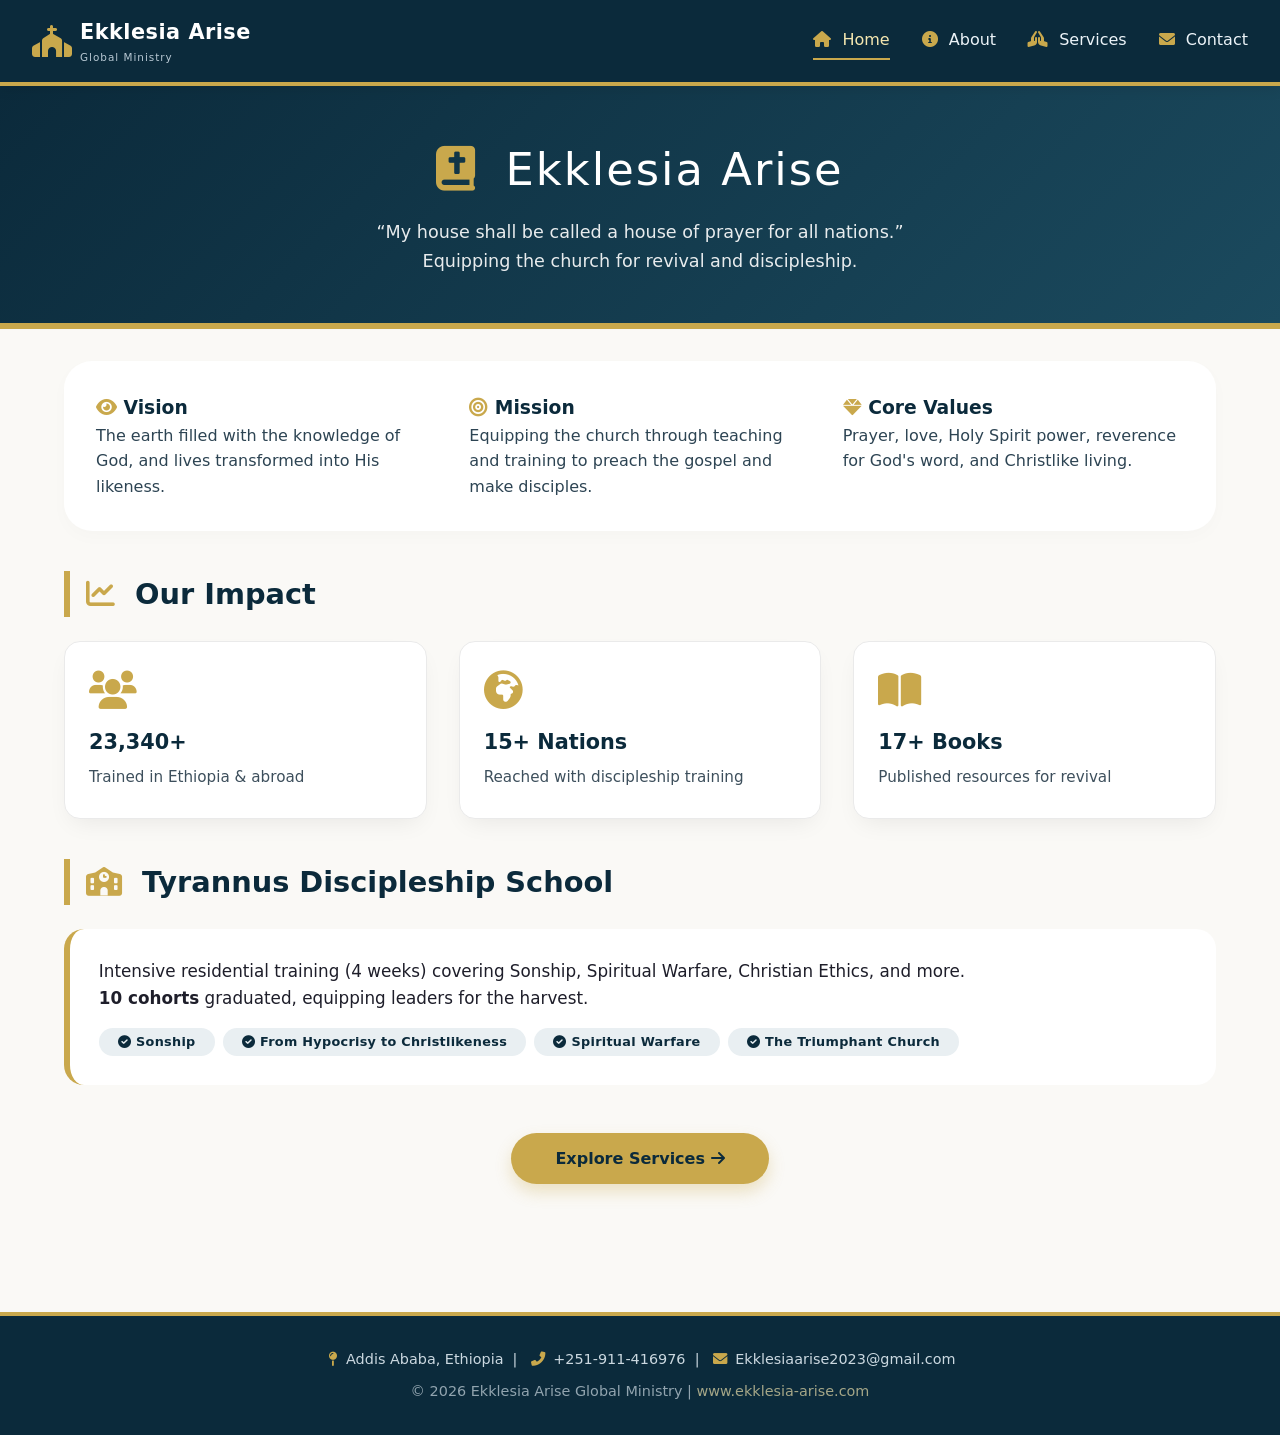
<file: Home.html>
<!DOCTYPE html>
<html lang="en">
<head>
  <meta charset="UTF-8">
  <meta name="viewport" content="width=device-width, initial-scale=1.0">
  <title>Ekklesia Arise Global Ministry - Home</title>
  <link rel="stylesheet" href="https://cdnjs.cloudflare.com/ajax/libs/font-awesome/6.0.0-beta3/css/all.min.css">
  <style>
    * {
      margin: 0;
      padding: 0;
      box-sizing: border-box;
      font-family: 'Segoe UI', Roboto, system-ui, sans-serif;
    }
    body {
      background: #faf9f6;
      color: #1e1e2a;
      line-height: 1.6;
    }
    .navbar {
      background: #0b2a3b;
      padding: 1rem 2rem;
      display: flex;
      flex-wrap: wrap;
      justify-content: space-between;
      align-items: center;
      border-bottom: 4px solid #c9a84c;
      position: sticky;
      top: 0;
      z-index: 100;
      box-shadow: 0 4px 12px rgba(0,0,0,0.08);
    }
    .logo {
      display: flex;
      align-items: center;
      gap: 0.5rem;
    }
    .logo i {
      color: #c9a84c;
      font-size: 2rem;
    }
    .logo span {
      color: white;
      font-weight: 700;
      font-size: 1.3rem;
      letter-spacing: 0.5px;
    }
    .logo small {
      display: block;
      font-size: 0.65rem;
      font-weight: 300;
      color: #b9c9d4;
      letter-spacing: 1px;
    }
    .nav-links {
      display: flex;
      gap: 2rem;
      flex-wrap: wrap;
    }
    .nav-links a {
      color: #ecf3f8;
      text-decoration: none;
      font-weight: 500;
      font-size: 1rem;
      transition: 0.2s;
      padding: 0.3rem 0;
      border-bottom: 2px solid transparent;
    }
    .nav-links a:hover, .nav-links a.active {
      border-bottom-color: #c9a84c;
      color: #f5e7b0;
    }
    .nav-links a i {
      margin-right: 6px;
      color: #c9a84c;
    }
    .page-hero {
      background: linear-gradient(135deg, #0b2a3b 0%, #1b4a5e 100%);
      color: white;
      padding: 3rem 2rem;
      text-align: center;
      border-bottom: 6px solid #c9a84c;
    }
    .page-hero h1 {
      font-size: 2.8rem;
      font-weight: 300;
      letter-spacing: 2px;
    }
    .page-hero h1 i {
      color: #c9a84c;
      margin-right: 12px;
    }
    .page-hero p {
      max-width: 700px;
      margin: 0.8rem auto 0;
      font-size: 1.1rem;
      opacity: 0.9;
      font-weight: 300;
    }
    .container {
      max-width: 1200px;
      margin: 0 auto;
      padding: 2rem 1.5rem;
    }
    .section-title {
      font-size: 1.8rem;
      font-weight: 600;
      color: #0b2a3b;
      border-left: 6px solid #c9a84c;
      padding-left: 1rem;
      margin: 2.5rem 0 1.5rem 0;
    }
    .section-title i {
      color: #c9a84c;
      margin-right: 10px;
    }
    .grid-3 {
      display: grid;
      grid-template-columns: repeat(auto-fit, minmax(250px, 1fr));
      gap: 2rem;
    }
    .card {
      background: white;
      border-radius: 16px;
      padding: 1.8rem 1.5rem;
      box-shadow: 0 10px 25px -8px rgba(0,0,0,0.08);
      transition: 0.25s ease;
      border: 1px solid #eaeaea;
    }
    .card:hover {
      transform: translateY(-6px);
      box-shadow: 0 20px 30px -12px rgba(11,42,59,0.15);
      border-color: #c9a84c;
    }
    .card i {
      font-size: 2.4rem;
      color: #c9a84c;
      margin-bottom: 1rem;
    }
    .card h3 {
      font-size: 1.3rem;
      margin-bottom: 0.4rem;
      color: #0b2a3b;
    }
    .card p {
      color: #3d4f5c;
      font-size: 0.95rem;
    }
    .badge {
      background: #e9eff2;
      padding: 0.25rem 1.2rem;
      border-radius: 30px;
      font-size: 0.8rem;
      font-weight: 600;
      color: #0b2a3b;
      letter-spacing: 0.3px;
    }
    footer {
      background: #0b2a3b;
      color: #cbd8e0;
      padding: 2rem 1.5rem;
      margin-top: 3rem;
      border-top: 4px solid #c9a84c;
      text-align: center;
      font-size: 0.9rem;
    }
    footer i {
      color: #c9a84c;
      margin: 0 4px;
    }
    footer a {
      color: #e6dba8;
      text-decoration: none;
    }
    @media (max-width: 700px) {
      .navbar {
        flex-direction: column;
        gap: 1rem;
        align-items: stretch;
        text-align: center;
      }
      .nav-links {
        justify-content: center;
        gap: 1rem;
      }
      .page-hero h1 {
        font-size: 2rem;
      }
    }
    .btn-gold {
      background: #c9a84c;
      color: #0b2a3b;
      padding: 0.8rem 2.8rem;
      border-radius: 60px;
      font-weight: 700;
      text-decoration: none;
      display: inline-block;
      box-shadow: 0 8px 16px rgba(201,168,76,0.3);
    }
    .btn-gold:hover {
      transform: scale(1.02);
      box-shadow: 0 12px 24px rgba(201,168,76,0.4);
    }
  </style>
</head>
<body>

<nav class="navbar">
  <div class="logo">
    <i class="fas fa-church"></i>
    <div>
      <span>Ekklesia Arise</span>
      <small>Global Ministry</small>
    </div>
  </div>
  <div class="nav-links">
    <a href="index.html" class="active"><i class="fas fa-home"></i> Home</a>
    <a href="about.html"><i class="fas fa-info-circle"></i> About</a>
    <a href="services.html"><i class="fas fa-hands-praying"></i> Services</a>
    <a href="contact.html"><i class="fas fa-envelope"></i> Contact</a>
  </div>
</nav>

<div class="page-hero">
  <h1><i class="fas fa-bible"></i> Ekklesia Arise</h1>
  <p>“My house shall be called a house of prayer for all nations.” <br> Equipping the church for revival and discipleship.</p>
</div>

<div class="container">
  <div style="display: flex; flex-wrap: wrap; gap: 2rem; background: white; border-radius: 28px; padding: 2rem; box-shadow: 0 6px 18px rgba(0,0,0,0.02);">
    <div style="flex:1; min-width:200px;">
      <h3 style="color:#0b2a3b;"><i class="fas fa-eye" style="color:#c9a84c;"></i> Vision</h3>
      <p style="color:#2d4453;">The earth filled with the knowledge of God, and lives transformed into His likeness.</p>
    </div>
    <div style="flex:1; min-width:200px;">
      <h3 style="color:#0b2a3b;"><i class="fas fa-bullseye" style="color:#c9a84c;"></i> Mission</h3>
      <p style="color:#2d4453;">Equipping the church through teaching and training to preach the gospel and make disciples.</p>
    </div>
    <div style="flex:1; min-width:200px;">
      <h3 style="color:#0b2a3b;"><i class="fas fa-gem" style="color:#c9a84c;"></i> Core Values</h3>
      <p style="color:#2d4453;">Prayer, love, Holy Spirit power, reverence for God's word, and Christlike living.</p>
    </div>
  </div>

  <h2 class="section-title"><i class="fas fa-chart-line"></i> Our Impact</h2>
  <div class="grid-3">
    <div class="card"><i class="fas fa-users"></i><h3>23,340+</h3><p>Trained in Ethiopia & abroad</p></div>
    <div class="card"><i class="fas fa-globe-africa"></i><h3>15+ Nations</h3><p>Reached with discipleship training</p></div>
    <div class="card"><i class="fas fa-book-open"></i><h3>17+ Books</h3><p>Published resources for revival</p></div>
  </div>

  <h2 class="section-title"><i class="fas fa-school"></i> Tyrannus Discipleship School</h2>
  <div style="background: white; border-radius: 20px; padding: 1.8rem; border-left: 6px solid #c9a84c;">
    <p style="font-size:1.05rem;">Intensive residential training (4 weeks) covering Sonship, Spiritual Warfare, Christian Ethics, and more. <br> <strong>10 cohorts</strong> graduated, equipping leaders for the harvest.</p>
    <div style="display:flex; flex-wrap:wrap; gap:0.5rem; margin-top:1rem;">
      <span class="badge"><i class="fas fa-check-circle"></i> Sonship</span>
      <span class="badge"><i class="fas fa-check-circle"></i> From Hypocrisy to Christlikeness</span>
      <span class="badge"><i class="fas fa-check-circle"></i> Spiritual Warfare</span>
      <span class="badge"><i class="fas fa-check-circle"></i> The Triumphant Church</span>
    </div>
  </div>

  <div style="margin: 3rem 0; text-align: center;">
    <a href="services.html" class="btn-gold">Explore Services <i class="fas fa-arrow-right"></i></a>
  </div>
</div>

<footer>
  <p><i class="fas fa-map-pin"></i> Addis Ababa, Ethiopia &nbsp;|&nbsp; <i class="fas fa-phone-alt"></i> +251-911-416976 &nbsp;|&nbsp; <i class="fas fa-envelope"></i> Ekklesiaarise2023@gmail.com</p>
  <p style="margin-top:0.5rem; opacity:0.7;">© 2026 Ekklesia Arise Global Ministry | <a href="#">www.ekklesia-arise.com</a></p>
</footer>

</body>
</html>
</file>
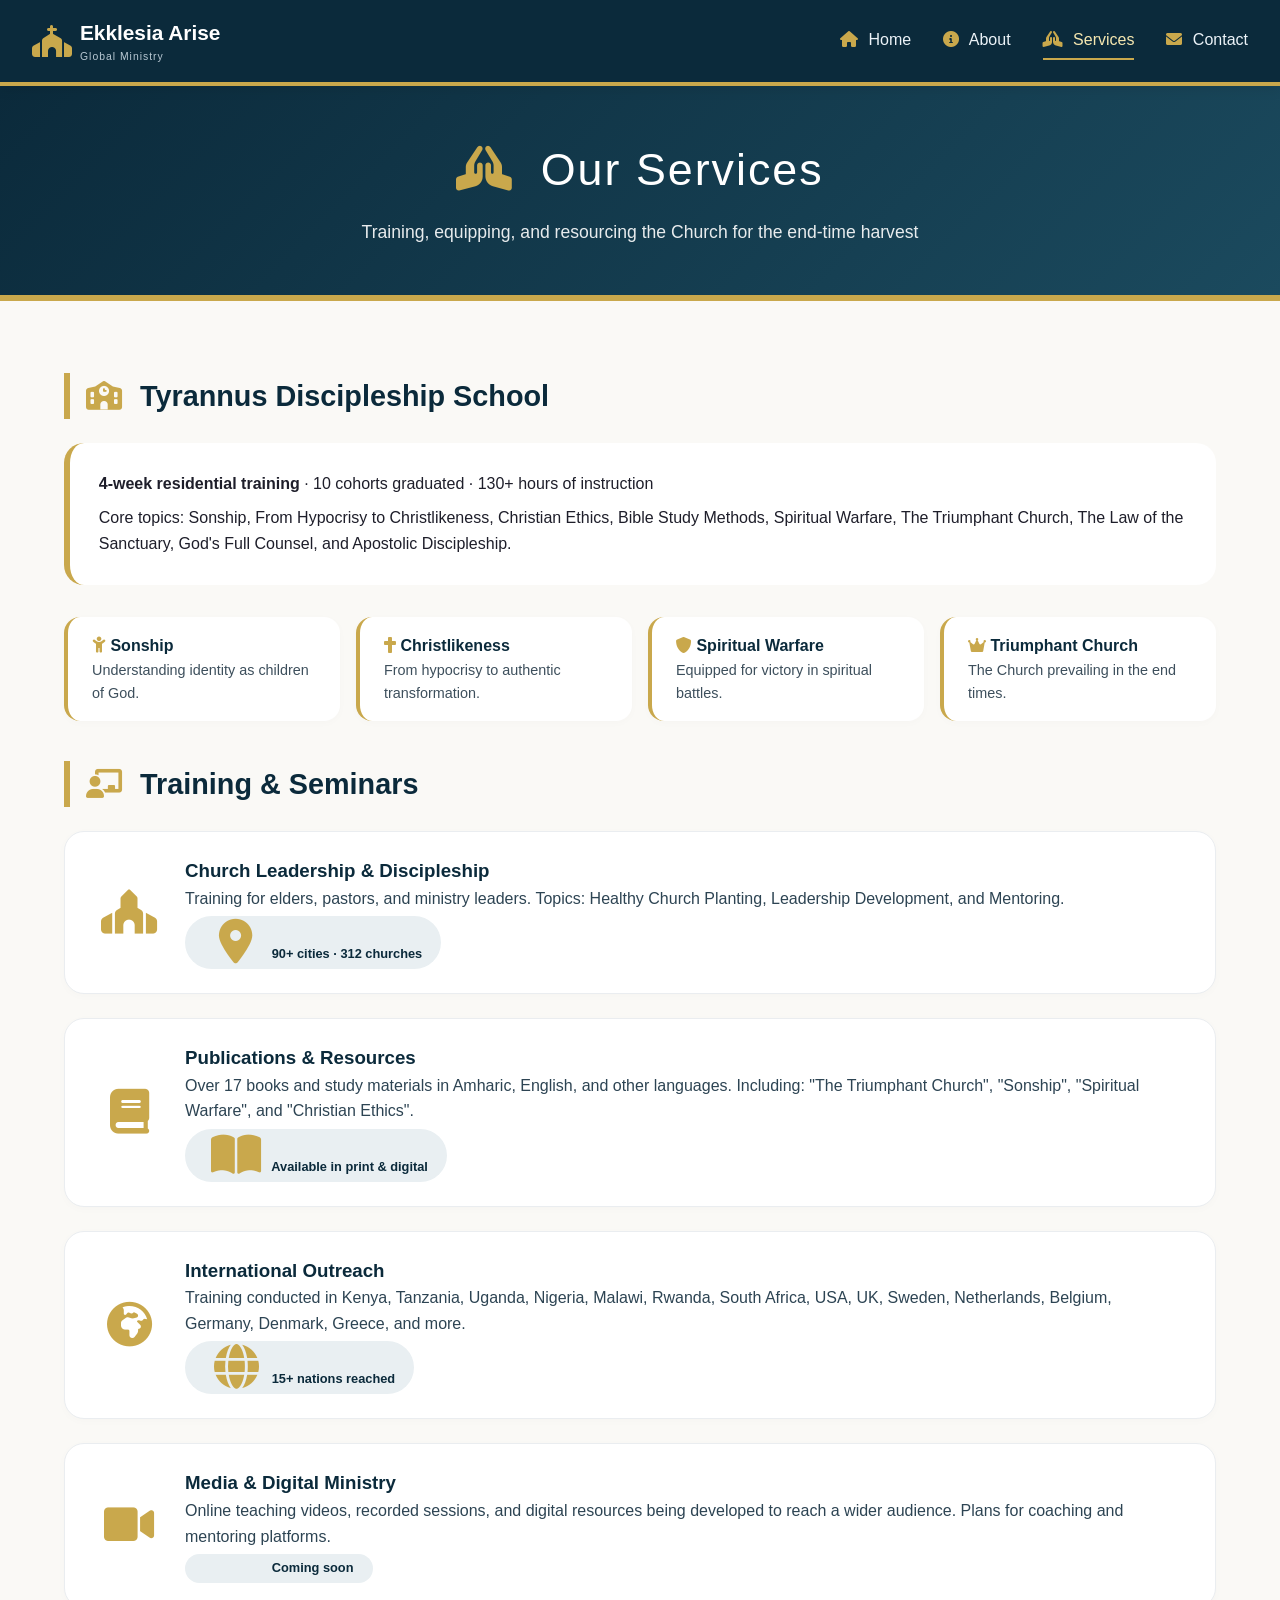
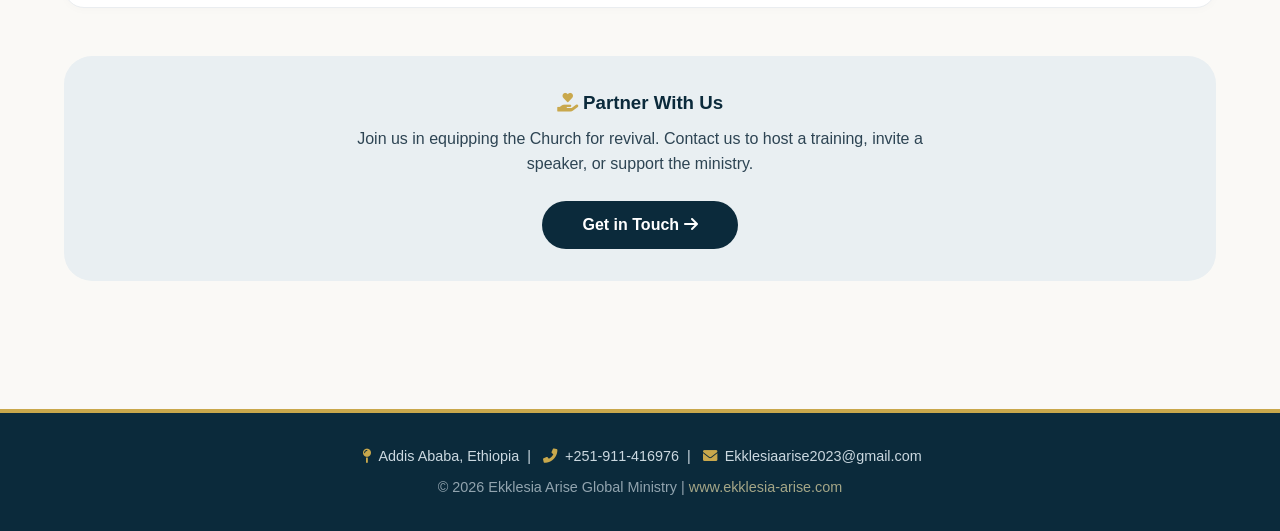
<file: Services.html>
<!DOCTYPE html>
<html lang="en">
<head>
  <meta charset="UTF-8">
  <meta name="viewport" content="width=device-width, initial-scale=1.0">
  <title>Ekklesia Arise - Services</title>
  <link rel="stylesheet" href="https://cdnjs.cloudflare.com/ajax/libs/font-awesome/6.0.0-beta3/css/all.min.css">
  <style>
    * { margin: 0; padding: 0; box-sizing: border-box; font-family: 'Segoe UI', Roboto, sans-serif; }
    body { background: #faf9f6; color: #1e1e2a; line-height: 1.6; }
    .navbar {
      background: #0b2a3b;
      padding: 1rem 2rem;
      display: flex;
      flex-wrap: wrap;
      justify-content: space-between;
      align-items: center;
      border-bottom: 4px solid #c9a84c;
      position: sticky;
      top: 0;
      z-index: 100;
      box-shadow: 0 4px 12px rgba(0,0,0,0.08);
    }
    .logo { display: flex; align-items: center; gap: 0.5rem; }
    .logo i { color: #c9a84c; font-size: 2rem; }
    .logo span { color: white; font-weight: 700; font-size: 1.3rem; }
    .logo small { display: block; font-size: 0.65rem; font-weight: 300; color: #b9c9d4; letter-spacing: 1px; }
    .nav-links { display: flex; gap: 2rem; flex-wrap: wrap; }
    .nav-links a { color: #ecf3f8; text-decoration: none; font-weight: 500; padding: 0.3rem 0; border-bottom: 2px solid transparent; transition: 0.2s; }
    .nav-links a:hover, .nav-links a.active { border-bottom-color: #c9a84c; color: #f5e7b0; }
    .nav-links a i { margin-right: 6px; color: #c9a84c; }
    .page-hero {
      background: linear-gradient(135deg, #0b2a3b 0%, #1b4a5e 100%);
      color: white;
      padding: 3rem 2rem;
      text-align: center;
      border-bottom: 6px solid #c9a84c;
    }
    .page-hero h1 { font-size: 2.8rem; font-weight: 300; letter-spacing: 2px; }
    .page-hero h1 i { color: #c9a84c; margin-right: 12px; }
    .page-hero p { max-width: 700px; margin: 0.8rem auto 0; font-size: 1.1rem; opacity: 0.9; }
    .container { max-width: 1200px; margin: 0 auto; padding: 2rem 1.5rem; }
    .section-title {
      font-size: 1.8rem;
      font-weight: 600;
      color: #0b2a3b;
      border-left: 6px solid #c9a84c;
      padding-left: 1rem;
      margin: 2.5rem 0 1.5rem 0;
    }
    .section-title i { color: #c9a84c; margin-right: 10px; }
    .service-item {
      background: white;
      border-radius: 20px;
      padding: 1.5rem 2rem;
      display: flex;
      flex-wrap: wrap;
      align-items: center;
      gap: 1.5rem;
      margin-bottom: 1.5rem;
      box-shadow: 0 2px 10px rgba(0,0,0,0.02);
      border: 1px solid #eaedf0;
      transition: 0.2s;
    }
    .service-item:hover { border-color: #c9a84c; box-shadow: 0 8px 20px rgba(0,0,0,0.04); }
    .service-item i { font-size: 2.8rem; color: #c9a84c; width: 4rem; text-align: center; }
    .service-item .content { flex: 1; }
    .service-item .content h3 { color: #0b2a3b; font-weight: 600; }
    .service-item .content p { color: #2d4453; }
    .badge { background: #e9eff2; padding: 0.25rem 1.2rem; border-radius: 30px; font-size: 0.8rem; font-weight: 600; color: #0b2a3b; display: inline-block; margin-top: 0.3rem; }
    .training-grid { display: grid; grid-template-columns: repeat(auto-fit, minmax(200px, 1fr)); gap: 1rem; margin: 1.5rem 0; }
    .training-item { background: white; border-radius: 16px; padding: 1rem 1.5rem; border-left: 4px solid #c9a84c; box-shadow: 0 2px 8px rgba(0,0,0,0.02); }
    .training-item h4 { color: #0b2a3b; }
    footer {
      background: #0b2a3b;
      color: #cbd8e0;
      padding: 2rem 1.5rem;
      margin-top: 3rem;
      border-top: 4px solid #c9a84c;
      text-align: center;
      font-size: 0.9rem;
    }
    footer i { color: #c9a84c; margin: 0 4px; }
    footer a { color: #e6dba8; text-decoration: none; }
    @media (max-width: 700px) {
      .navbar { flex-direction: column; gap: 1rem; align-items: stretch; text-align: center; }
      .nav-links { justify-content: center; gap: 1rem; }
      .page-hero h1 { font-size: 2rem; }
      .service-item { flex-direction: column; align-items: flex-start; }
    }
  </style>
</head>
<body>

<nav class="navbar">
  <div class="logo">
    <i class="fas fa-church"></i>
    <div>
      <span>Ekklesia Arise</span>
      <small>Global Ministry</small>
    </div>
  </div>
  <div class="nav-links">
    <a href="index.html"><i class="fas fa-home"></i> Home</a>
    <a href="about.html"><i class="fas fa-info-circle"></i> About</a>
    <a href="services.html" class="active"><i class="fas fa-hands-praying"></i> Services</a>
    <a href="contact.html"><i class="fas fa-envelope"></i> Contact</a>
  </div>
</nav>

<div class="page-hero">
  <h1><i class="fas fa-hands-praying"></i> Our Services</h1>
  <p>Training, equipping, and resourcing the Church for the end-time harvest</p>
</div>

<div class="container">
  <h2 class="section-title"><i class="fas fa-school"></i> Tyrannus Discipleship School</h2>
  <div style="background: white; border-radius: 20px; padding: 1.8rem; border-left: 6px solid #c9a84c; margin-bottom: 2rem;">
    <p><strong>4-week residential training</strong> · 10 cohorts graduated · 130+ hours of instruction</p>
    <p style="margin-top:0.5rem;">Core topics: Sonship, From Hypocrisy to Christlikeness, Christian Ethics, Bible Study Methods, Spiritual Warfare, The Triumphant Church, The Law of the Sanctuary, God's Full Counsel, and Apostolic Discipleship.</p>
  </div>

  <div class="training-grid">
    <div class="training-item"><h4><i class="fas fa-child" style="color:#c9a84c;"></i> Sonship</h4><p style="font-size:0.9rem; color:#3d4f5c;">Understanding identity as children of God.</p></div>
    <div class="training-item"><h4><i class="fas fa-cross" style="color:#c9a84c;"></i> Christlikeness</h4><p style="font-size:0.9rem; color:#3d4f5c;">From hypocrisy to authentic transformation.</p></div>
    <div class="training-item"><h4><i class="fas fa-shield-alt" style="color:#c9a84c;"></i> Spiritual Warfare</h4><p style="font-size:0.9rem; color:#3d4f5c;">Equipped for victory in spiritual battles.</p></div>
    <div class="training-item"><h4><i class="fas fa-crown" style="color:#c9a84c;"></i> Triumphant Church</h4><p style="font-size:0.9rem; color:#3d4f5c;">The Church prevailing in the end times.</p></div>
  </div>

  <h2 class="section-title"><i class="fas fa-chalkboard-teacher"></i> Training & Seminars</h2>
  <div class="service-item">
    <i class="fas fa-place-of-worship"></i>
    <div class="content">
      <h3>Church Leadership & Discipleship</h3>
      <p>Training for elders, pastors, and ministry leaders. Topics: Healthy Church Planting, Leadership Development, and Mentoring.</p>
      <span class="badge"><i class="fas fa-map-marker-alt"></i> 90+ cities · 312 churches</span>
    </div>
  </div>

  <div class="service-item">
    <i class="fas fa-book"></i>
    <div class="content">
      <h3>Publications & Resources</h3>
      <p>Over 17 books and study materials in Amharic, English, and other languages. Including: "The Triumphant Church", "Sonship", "Spiritual Warfare", and "Christian Ethics".</p>
      <span class="badge"><i class="fas fa-book-open"></i> Available in print & digital</span>
    </div>
  </div>

  <div class="service-item">
    <i class="fas fa-globe-africa"></i>
    <div class="content">
      <h3>International Outreach</h3>
      <p>Training conducted in Kenya, Tanzania, Uganda, Nigeria, Malawi, Rwanda, South Africa, USA, UK, Sweden, Netherlands, Belgium, Germany, Denmark, Greece, and more.</p>
      <span class="badge"><i class="fas fa-globe"></i> 15+ nations reached</span>
    </div>
  </div>

  <div class="service-item">
    <i class="fas fa-video"></i>
    <div class="content">
      <h3>Media & Digital Ministry</h3>
      <p>Online teaching videos, recorded sessions, and digital resources being developed to reach a wider audience. Plans for coaching and mentoring platforms.</p>
      <span class="badge"><i class="fas fa-broadcast"></i> Coming soon</span>
    </div>
  </div>

  <div style="margin: 3rem 0; text-align: center; background: #e9eff2; padding: 2rem; border-radius: 28px;">
    <h3 style="color:#0b2a3b;"><i class="fas fa-hand-holding-heart" style="color:#c9a84c;"></i> Partner With Us</h3>
    <p style="color:#2d4453; max-width:600px; margin:0.5rem auto;">Join us in equipping the Church for revival. Contact us to host a training, invite a speaker, or support the ministry.</p>
    <a href="contact.html" style="background:#0b2a3b; color:white; padding:0.7rem 2.5rem; border-radius:60px; font-weight:600; text-decoration:none; display:inline-block; margin-top:1rem;">Get in Touch <i class="fas fa-arrow-right"></i></a>
  </div>
</div>

<footer>
  <p><i class="fas fa-map-pin"></i> Addis Ababa, Ethiopia &nbsp;|&nbsp; <i class="fas fa-phone-alt"></i> +251-911-416976 &nbsp;|&nbsp; <i class="fas fa-envelope"></i> Ekklesiaarise2023@gmail.com</p>
  <p style="margin-top:0.5rem; opacity:0.7;">© 2026 Ekklesia Arise Global Ministry | <a href="#">www.ekklesia-arise.com</a></p>
</footer>

</body>
</html>
</file>
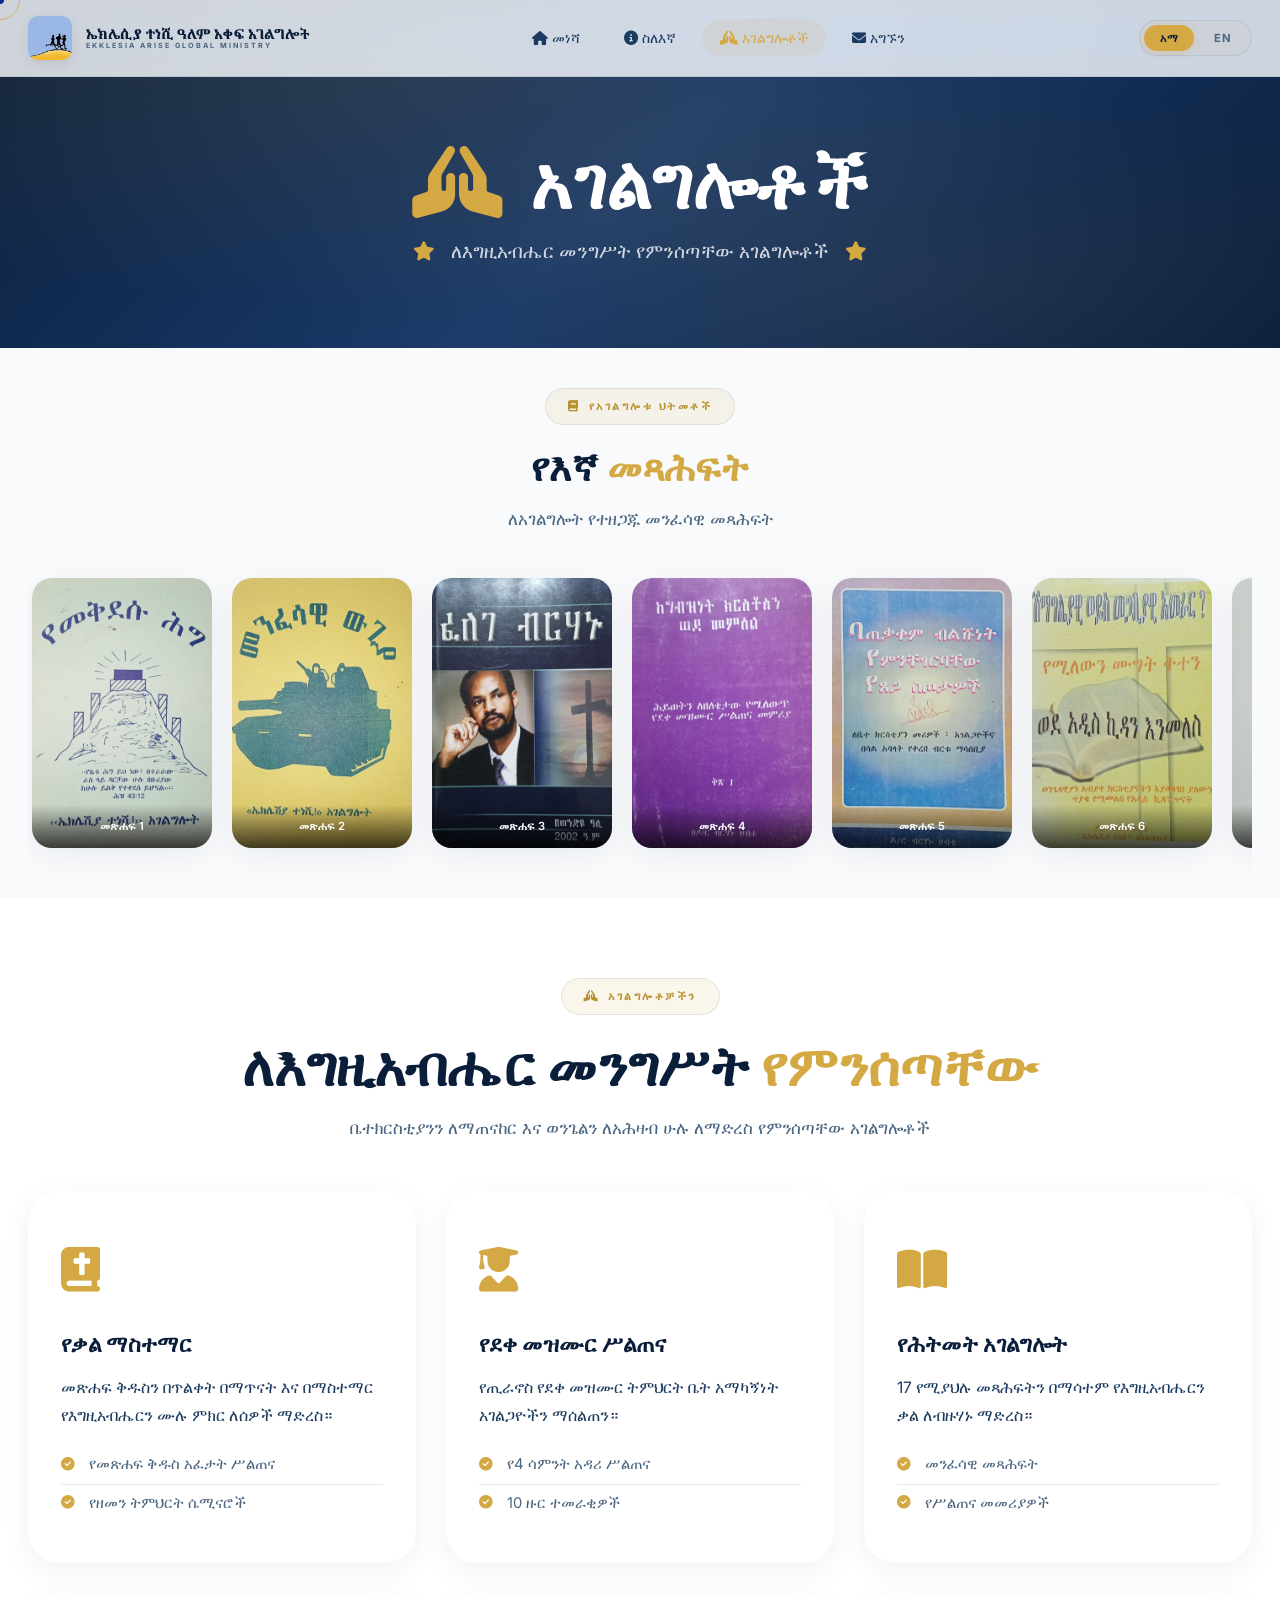
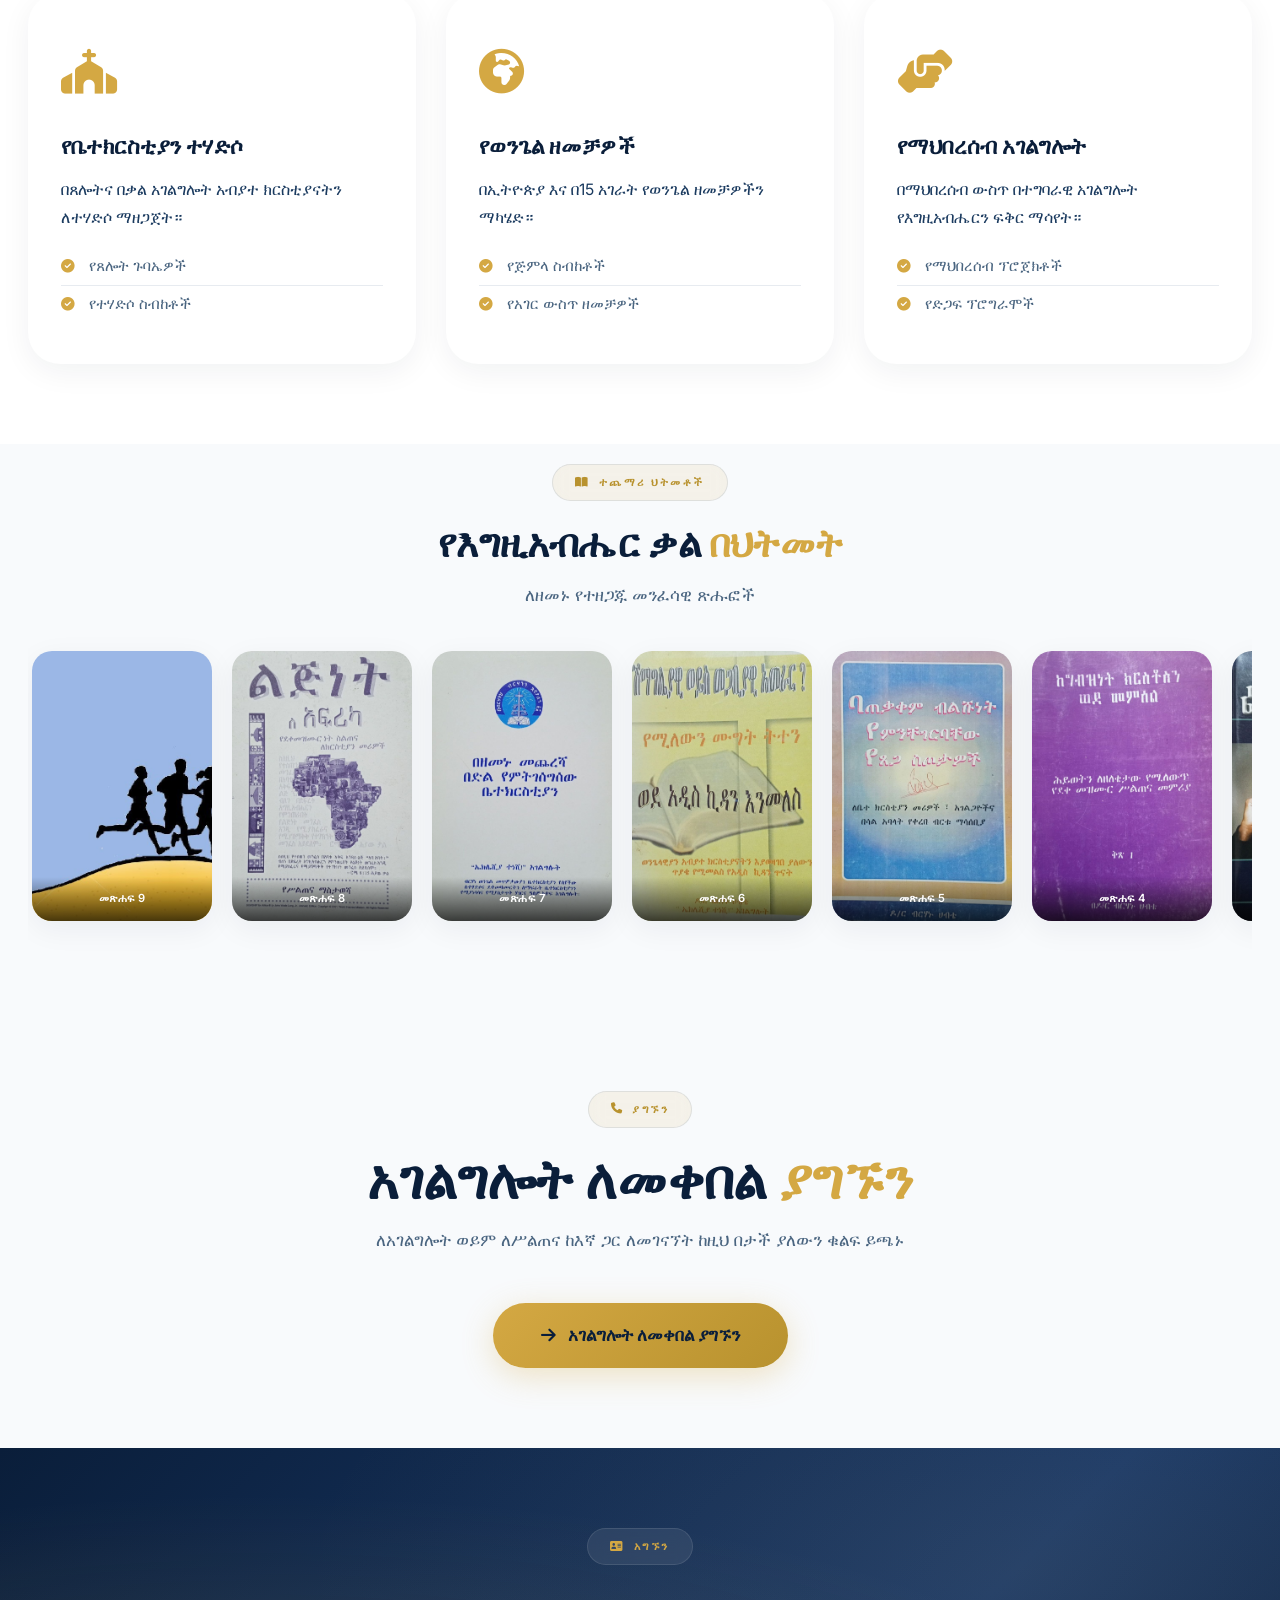
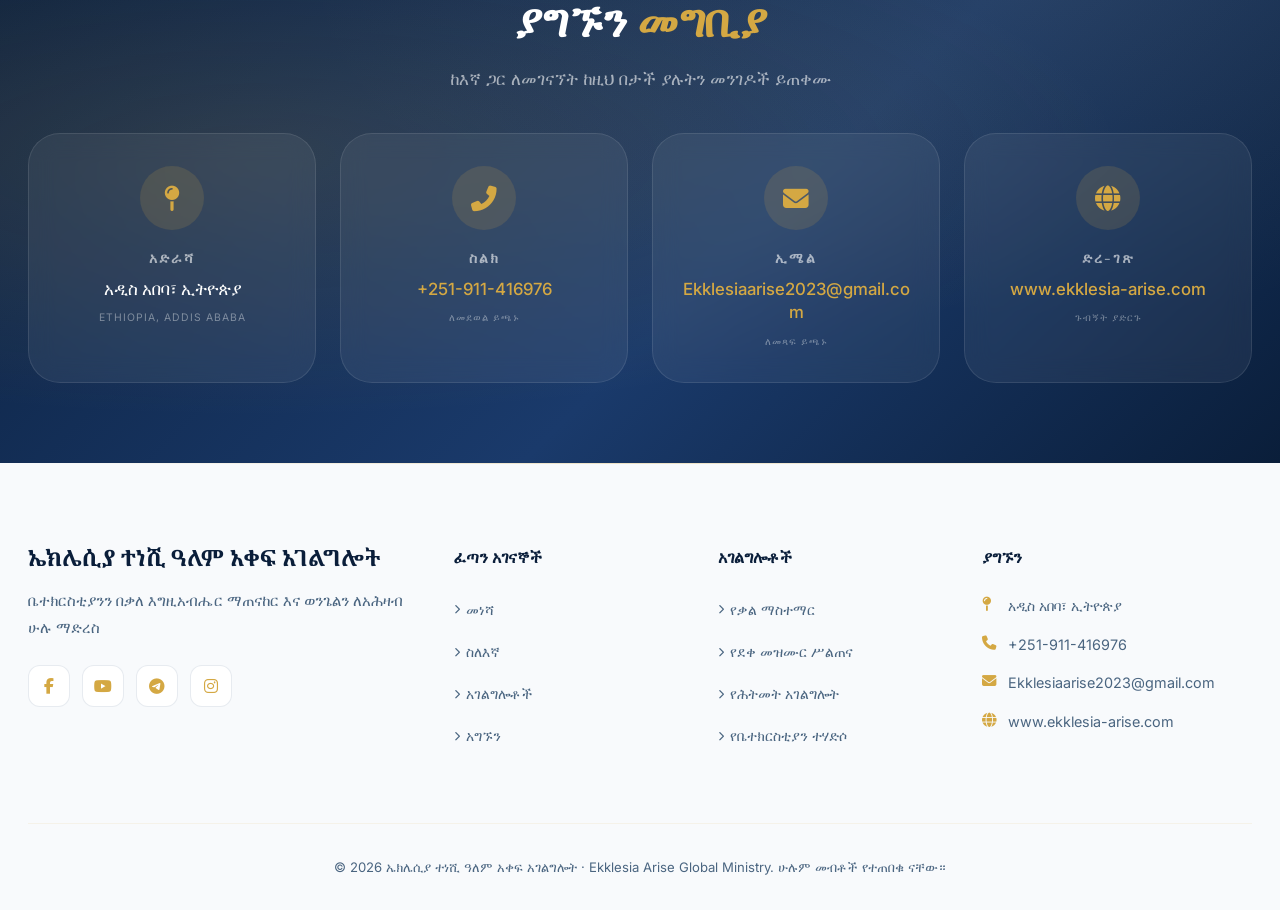
<file: services.html>
<!DOCTYPE html>
<html lang="am">
<head>
  <meta charset="UTF-8" />
  <meta name="viewport" content="width=device-width, initial-scale=1.0, maximum-scale=5.0" />
  <title>አገልግሎቶች · ኤክሌሲያ ተነሺ ዓለም አቀፍ አገልግሎት</title>
  <meta name="description" content="Ekklesia Arise Global Ministry - ለእግዚአብሔር መንግሥት የምንሰጣቸው አገልግሎቶች" />

  <!-- Fonts -->
  <link rel="preconnect" href="https://fonts.googleapis.com" />
  <link rel="preconnect" href="https://fonts.gstatic.com" crossorigin />
  <link href="https://fonts.googleapis.com/css2?family=Inter:wght@300;400;500;600;700;800;900&family=Playfair+Display:ital,wght@0,400;0,500;0,600;0,700;0,800;0,900;1,400;1,500;1,600;1,700&family=Noto+Serif+Ethiopic:wght@300;400;500;600;700;900&display=swap" rel="stylesheet" />
  <link rel="stylesheet" href="https://cdnjs.cloudflare.com/ajax/libs/font-awesome/6.5.0/css/all.min.css" />

  <style>
    /* ================================================================
       PREMIUM THEME — BLUE & YELLOW / GOLD
       ================================================================ */
    :root {
      --primary: #1a3a6b;
      --primary-hover: #0f2a4f;
      --primary-light: rgba(26, 58, 107, 0.08);
      --primary-glow: rgba(26, 58, 107, 0.25);
      --dark-blue: #0a1e3a;
      --dark-blue-deep: #061225;
      --accent: #4a7fc1;
      --accent-light: #b3d0f0;
      --gold: #d4a843;
      --gold-light: #f0dba3;
      --gold-dark: #b8922e;
      --gold-glow: rgba(212, 168, 67, 0.35);
      --bg-dark: #f8fafc;
      --bg-medium: #f1f4f9;
      --bg-warm: #fdf8f0;
      --bg-light: #ffffff;
      --bg-card: #ffffff;
      --text-main: #0a1e3a;
      --text-secondary: #1a3a5f;
      --text-muted: #4a6580;
      --text-light: #f4f8ff;
      --glass-bg: rgba(255, 255, 255, 0.80);
      --glass-border: rgba(26, 58, 107, 0.10);
      --glass-border-strong: rgba(26, 58, 107, 0.20);
      --shadow-sm: 0 2px 8px rgba(10, 30, 50, 0.04);
      --shadow-md: 0 8px 30px rgba(10, 30, 50, 0.06);
      --shadow-lg: 0 20px 60px rgba(10, 30, 50, 0.08);
      --shadow-xl: 0 32px 80px rgba(10, 30, 50, 0.12);
      --shadow-card-hover: 0 24px 64px rgba(26, 58, 107, 0.12), 0 0 0 1px rgba(26, 58, 107, 0.08);
      --radius-sm: 12px;
      --radius-md: 20px;
      --radius-lg: 32px;
      --radius-xl: 40px;
      --radius-full: 9999px;
      --ease-out-expo: cubic-bezier(0.16, 1, 0.3, 1);
      --transition-smooth: all 0.5s var(--ease-out-expo);
      --transition-fast: all 0.3s var(--ease-out-expo);
    }

    /* ================================================================
       RESET & BASE
       ================================================================ */
    *, *::before, *::after { margin: 0; padding: 0; box-sizing: border-box; }

    html {
      scroll-behavior: smooth;
      -webkit-text-size-adjust: 100%;
      overflow-x: hidden;
    }

    body {
      font-family: 'Inter', -apple-system, BlinkMacSystemFont, sans-serif;
      background: var(--bg-light);
      color: var(--text-main);
      line-height: 1.7;
      overflow-x: hidden;
      -webkit-font-smoothing: antialiased;
      -moz-osx-font-smoothing: grayscale;
    }

    h1, h2, h3, h4, h5 { font-family: 'Playfair Display', Georgia, serif; }
    .amharic { font-family: 'Noto Serif Ethiopic', 'Playfair Display', serif; }

    ::selection { background: var(--gold); color: var(--dark-blue); }

    /* Custom Scrollbar */
    ::-webkit-scrollbar { width: 8px; }
    ::-webkit-scrollbar-track { background: var(--bg-dark); }
    ::-webkit-scrollbar-thumb {
      background: linear-gradient(180deg, var(--gold) 0%, var(--gold-dark) 100%);
      border-radius: 10px;
    }

    a { text-decoration: none; color: inherit; }
    button { border: none; outline: none; font-family: inherit; background: transparent; cursor: pointer; }
    img { display: block; max-width: 100%; }

    .container {
      width: 100%;
      max-width: 1320px;
      margin: 0 auto;
      padding: 0 28px;
    }

    /* ================================================================
       CUSTOM CURSOR SYSTEM
       ================================================================ */
    .cursor-dot {
      position: fixed;
      top: 0; left: 0;
      width: 8px; height: 8px;
      background: var(--gold);
      border-radius: 50%;
      pointer-events: none;
      z-index: 999999;
      transform: translate(-50%, -50%);
      transition: width 0.3s, height 0.3s, background 0.2s;
      mix-blend-mode: difference;
    }
    .cursor-ring {
      position: fixed;
      top: 0; left: 0;
      width: 40px; height: 40px;
      border: 1px solid var(--gold);
      border-radius: 50%;
      pointer-events: none;
      z-index: 999998;
      transform: translate(-50%, -50%);
      transition: width 0.3s var(--ease-out-expo), height 0.3s var(--ease-out-expo), border-color 0.2s, background 0.2s;
      opacity: 0.8;
    }
    
    /* Cursor States */
    body.hover-link .cursor-dot { width: 4px; height: 4px; }
    body.hover-link .cursor-ring { width: 60px; height: 60px; border-color: var(--gold); background: rgba(212, 168, 67, 0.08); }
    body.hover-button .cursor-dot { opacity: 0; }
    body.hover-button .cursor-ring { width: 100%; height: 100%; background: rgba(212, 168, 67, 0.10); border-color: transparent; opacity: 1; border-radius: var(--radius-md); }
    body.hover-image .cursor-dot { opacity: 0; }
    body.hover-image .cursor-ring { width: 80px; height: 80px; border-width: 2px; border-color: var(--gold); background: rgba(255,255,255,0.9); backdrop-filter: blur(4px); }
    body.hover-image .cursor-ring::after { content: 'View'; color: var(--gold); font-size: 0.7rem; font-weight: 700; position: absolute; top: 50%; left: 50%; transform: translate(-50%, -50%); }

    /* ================================================================
       NAVIGATION — Matching Main Site
       ================================================================ */
    .navbar {
      position: fixed;
      top: 0; left: 0; width: 100%;
      z-index: 10000;
      transition: var(--transition-smooth);
      background: var(--glass-bg);
      backdrop-filter: blur(24px) saturate(180%);
      -webkit-backdrop-filter: blur(24px) saturate(180%);
      border-bottom: 1px solid var(--glass-border);
    }
    .navbar.scrolled {
      box-shadow: 0 4px 30px rgba(0,0,0,0.04);
    }

    .nav-inner {
      display: flex;
      justify-content: space-between;
      align-items: center;
      padding: 16px 0;
      transition: var(--transition-smooth);
    }
    .navbar.scrolled .nav-inner { padding: 10px 0; }

    .nav-brand {
      display: flex;
      align-items: center;
      gap: 14px;
      text-decoration: none;
      z-index: 10001;
    }
    .nav-brand .nav-logo-img {
      width: 44px;
      height: 44px;
      border-radius: 10px;
      object-fit: cover;
      box-shadow: 0 4px 12px rgba(0,0,0,0.08);
      transition: var(--transition-smooth);
      flex-shrink: 0;
    }
    .navbar.scrolled .nav-brand .nav-logo-img {
      width: 36px;
      height: 36px;
      border-radius: 8px;
    }
    .nav-brand-text { line-height: 1.15; }
    .nav-brand-amharic {
      font-family: 'Noto Serif Ethiopic', serif;
      font-size: 0.85rem;
      font-weight: 800;
      color: var(--dark-blue);
      transition: var(--transition-smooth);
    }
    .navbar.scrolled .nav-brand-amharic { font-size: 0.75rem; }
    .nav-brand-en {
      font-size: 0.45rem;
      letter-spacing: 2px;
      color: var(--text-muted);
      font-weight: 700;
      text-transform: uppercase;
      transition: var(--transition-smooth);
    }
    .navbar.scrolled .nav-brand-en { font-size: 0.4rem; }

    .nav-menu {
      display: flex;
      align-items: center;
      gap: 8px;
      list-style: none;
    }
    .nav-menu a {
      padding: 10px 18px;
      font-weight: 500;
      font-size: 0.88rem;
      color: var(--text-secondary);
      border-radius: var(--radius-full);
      transition: var(--transition-fast);
      position: relative;
    }
    .nav-menu a:hover,
    .nav-menu a.active {
      color: var(--gold);
      background: rgba(212, 168, 67, 0.10);
    }

    /* Language Switcher */
    .lang-switch {
      display: flex;
      align-items: center;
      gap: 4px;
      margin-left: 12px;
      background: rgba(212, 168, 67, 0.06);
      padding: 4px;
      border-radius: var(--radius-full);
      border: 1px solid var(--glass-border);
    }
    .lang-switch button {
      padding: 6px 16px;
      border-radius: var(--radius-full);
      font-size: 0.7rem;
      font-weight: 700;
      color: var(--text-muted);
      transition: var(--transition-fast);
      background: transparent;
      letter-spacing: 0.5px;
    }
    .lang-switch button.active {
      color: var(--dark-blue);
      background: var(--gold);
      box-shadow: 0 2px 8px rgba(212, 168, 67, 0.25);
    }
    .lang-switch button:hover:not(.active) {
      color: var(--gold);
    }

    /* Hamburger */
    .hamburger {
      display: none;
      flex-direction: column;
      justify-content: center;
      align-items: center;
      width: 48px; height: 48px;
      background: rgba(212, 168, 67, 0.10);
      border: 1px solid var(--glass-border);
      border-radius: 14px;
      cursor: pointer;
      z-index: 10001;
      transition: var(--transition-fast);
    }
    .hamburger span {
      display: block;
      width: 20px;
      height: 2px;
      background: var(--text-main);
      border-radius: 4px;
      transition: var(--transition-smooth);
      position: absolute;
    }
    .hamburger span:nth-child(1) { transform: translateY(-7px); }
    .hamburger span:nth-child(2) { width: 16px; }
    .hamburger span:nth-child(3) { transform: translateY(7px); }
    .hamburger.active { background: var(--gold); border-color: var(--gold); }
    .hamburger.active span { background: white; }
    .hamburger.active span:nth-child(1) { transform: rotate(45deg); }
    .hamburger.active span:nth-child(2) { opacity: 0; }
    .hamburger.active span:nth-child(3) { transform: rotate(-45deg); }

    .mobile-overlay {
      position: fixed;
      inset: 0;
      background: rgba(10, 30, 50, 0.4);
      backdrop-filter: blur(8px);
      z-index: 9999;
      opacity: 0;
      visibility: hidden;
      transition: var(--transition-smooth);
    }
    .mobile-overlay.active { opacity: 1; visibility: visible; }

    .nav-menu-mobile {
      position: fixed;
      top: 0; right: 0;
      width: 320px;
      height: 100vh;
      background: var(--bg-card);
      flex-direction: column;
      padding: 100px 40px 60px;
      gap: 8px;
      transform: translateX(100%);
      transition: transform 0.6s var(--ease-out-expo);
      z-index: 10000;
      box-shadow: -10px 0 40px rgba(0,0,0,0.08);
      overflow-y: auto;
      align-items: stretch;
      display: none;
      list-style: none;
    }
    .nav-menu-mobile.open { transform: translateX(0); }
    .nav-menu-mobile a {
      padding: 14px 20px;
      border-radius: var(--radius-md);
      font-size: 1rem;
      color: var(--text-secondary);
      transition: var(--transition-fast);
      display: block;
    }
    .nav-menu-mobile a:hover,
    .nav-menu-mobile a.active {
      color: var(--gold);
      background: rgba(212, 168, 67, 0.10);
    }

    /* ================================================================
       PAGE LOADER
       ================================================================ */
    .page-loader {
      position: fixed;
      top: 0; left: 0;
      width: 100%; height: 100%;
      background: var(--bg-light);
      z-index: 99999;
      display: flex;
      flex-direction: column;
      align-items: center;
      justify-content: center;
      transition: opacity 0.8s var(--ease-out-expo), visibility 0.8s;
    }
    .page-loader.loaded { opacity: 0; visibility: hidden; pointer-events: none; }
    .loader-logo-img {
      width: 80px;
      height: 80px;
      border-radius: 16px;
      object-fit: cover;
      box-shadow: 0 8px 30px rgba(26, 58, 107, 0.15);
      margin-bottom: 16px;
    }
    .loader-name-amharic {
      font-family: 'Noto Serif Ethiopic', serif;
      font-size: 1.3rem;
      font-weight: 800;
      color: var(--dark-blue);
      text-align: center;
      line-height: 1.3;
    }
    .loader-name-en {
      font-size: 0.6rem;
      letter-spacing: 3px;
      color: var(--text-muted);
      font-weight: 700;
      text-transform: uppercase;
    }
    .loader-cross-spinner {
      width: 40px;
      height: 40px;
      position: relative;
      margin-top: 10px;
    }
    .loader-cross-spinner::before,
    .loader-cross-spinner::after {
      content: '';
      position: absolute;
      background: var(--gold);
      border-radius: 4px;
      animation: crossPulse 1.5s ease-in-out infinite;
    }
    .loader-cross-spinner::before { width: 4px; height: 40px; left: 50%; top: 0; transform: translateX(-50%); }
    .loader-cross-spinner::after { width: 30px; height: 4px; top: 50%; left: 50%; transform: translate(-50%, -50%); animation-delay: 0.3s; }
    @keyframes crossPulse { 0%, 100% { opacity: 0.3; } 50% { opacity: 1; } }

    /* ================================================================
       PAGE HERO
       ================================================================ */
    .page-hero {
      padding: 140px 0 80px;
      background: linear-gradient(135deg, #0a1e3a 0%, #1a3a6b 50%, #0a1e3a 100%);
      text-align: center;
      position: relative;
      overflow: hidden;
      margin-top: 0;
    }
    .page-hero::before {
      content: '';
      position: absolute;
      inset: 0;
      background: radial-gradient(ellipse at 30% 20%, rgba(212, 168, 67, 0.12) 0%, transparent 60%),
                  radial-gradient(ellipse at 70% 80%, rgba(212, 168, 67, 0.08) 0%, transparent 50%);
      pointer-events: none;
    }
    .page-hero .container {
      position: relative;
      z-index: 1;
    }
    .page-hero h1 {
      font-size: clamp(2.8rem, 6vw, 4.5rem);
      color: white;
      font-weight: 800;
      line-height: 1.1;
      margin-bottom: 16px;
    }
    .page-hero h1 i {
      color: var(--gold);
      margin-right: 12px;
    }
    .page-hero .sub {
      font-size: clamp(1rem, 1.5vw, 1.2rem);
      color: rgba(255,255,255,0.8);
      display: flex;
      align-items: center;
      justify-content: center;
      gap: 16px;
      flex-wrap: wrap;
      max-width: 700px;
      margin: 0 auto;
    }
    .page-hero .sub i {
      color: var(--gold);
    }

    /* ================================================================
       BOOK GALLERY — ATTRACTIVE SCROLLING ROW
       ================================================================ */
    .book-gallery {
      padding: 40px 0 20px;
      background: var(--bg-dark);
      overflow: hidden;
      position: relative;
    }
    .book-gallery .section-header {
      margin-bottom: 24px;
    }
    .book-gallery .section-header .section-title {
      font-size: clamp(1.6rem, 3vw, 2.4rem);
    }
    .book-scroll {
      display: flex;
      gap: 20px;
      overflow-x: auto;
      padding: 20px 4px 30px;
      scroll-behavior: smooth;
      -webkit-overflow-scrolling: touch;
      cursor: grab;
      scrollbar-width: thin;
      scrollbar-color: var(--gold) var(--bg-medium);
    }
    .book-scroll::-webkit-scrollbar {
      height: 6px;
    }
    .book-scroll::-webkit-scrollbar-track {
      background: var(--bg-medium);
      border-radius: 10px;
    }
    .book-scroll::-webkit-scrollbar-thumb {
      background: var(--gold);
      border-radius: 10px;
    }
    .book-scroll-item {
      flex: 0 0 180px;
      border-radius: var(--radius-md);
      overflow: hidden;
      box-shadow: var(--shadow-md);
      transition: var(--transition-smooth);
      background: var(--bg-card);
      position: relative;
      aspect-ratio: 2 / 3;
    }
    .book-scroll-item:hover {
      transform: translateY(-8px) scale(1.02);
      box-shadow: var(--shadow-card-hover);
      z-index: 2;
    }
    .book-scroll-item img {
      width: 100%;
      height: 100%;
      object-fit: cover;
      display: block;
      transition: transform 0.6s var(--ease-out-expo);
    }
    .book-scroll-item:hover img {
      transform: scale(1.04);
    }
    .book-scroll-item .book-label {
      position: absolute;
      bottom: 0;
      left: 0;
      right: 0;
      padding: 12px 10px;
      background: linear-gradient(0deg, rgba(0,0,0,0.7) 0%, transparent 100%);
      color: white;
      font-size: 0.7rem;
      font-weight: 600;
      letter-spacing: 0.5px;
      text-align: center;
    }

    /* ================================================================
       SERVICES GRID
       ================================================================ */
    .services-section {
      padding: 80px 0;
      background: var(--bg-light);
    }
    .services-grid {
      display: grid;
      grid-template-columns: repeat(3, 1fr);
      gap: 30px;
      margin-top: 40px;
    }
    .service-card {
      background: var(--bg-card);
      border-radius: var(--radius-lg);
      padding: 40px 32px;
      box-shadow: var(--shadow-md);
      transition: var(--transition-smooth);
      border: 1px solid transparent;
      position: relative;
      overflow: hidden;
    }
    .service-card::before {
      content: '';
      position: absolute;
      top: 0;
      left: 0;
      right: 0;
      height: 4px;
      background: linear-gradient(90deg, var(--gold), var(--gold-dark));
      opacity: 0;
      transition: var(--transition-smooth);
    }
    .service-card:hover {
      transform: translateY(-10px);
      box-shadow: var(--shadow-card-hover);
      border-color: rgba(212, 168, 67, 0.20);
    }
    .service-card:hover::before {
      opacity: 1;
    }
    .service-icon {
      font-size: 2.8rem;
      color: var(--gold);
      margin-bottom: 16px;
      display: block;
      transition: var(--transition-smooth);
    }
    .service-card:hover .service-icon {
      transform: scale(1.1);
      color: var(--primary);
    }
    .service-card h3 {
      font-size: 1.4rem;
      color: var(--text-main);
      margin-bottom: 12px;
      font-weight: 700;
    }
    .service-card p {
      color: var(--text-secondary);
      font-size: 0.98rem;
      line-height: 1.8;
      margin-bottom: 16px;
    }
    .service-card ul {
      list-style: none;
      padding: 0;
    }
    .service-card ul li {
      padding: 6px 0;
      display: flex;
      align-items: center;
      gap: 10px;
      color: var(--text-muted);
      font-size: 0.92rem;
      border-bottom: 1px solid var(--glass-border);
    }
    .service-card ul li:last-child {
      border-bottom: none;
    }
    .service-card ul li i {
      color: var(--gold);
      font-size: 0.85rem;
      min-width: 18px;
    }

    /* ================================================================
       BOTTOM BOOK GALLERY
       ================================================================ */
    .book-gallery-bottom {
      padding: 20px 0 60px;
      background: var(--bg-dark);
      overflow: hidden;
    }
    .book-gallery-bottom .section-header {
      margin-bottom: 20px;
    }

    /* ================================================================
       CONTACT INFO SECTION — ATTRACTIVE CARD
       ================================================================ */
    .contact-info-section {
      padding: 80px 0;
      background: linear-gradient(135deg, #0a1e3a 0%, #1a3a6b 60%, #0a1e3a 100%);
      position: relative;
      overflow: hidden;
    }
    .contact-info-section::before {
      content: '';
      position: absolute;
      inset: 0;
      background: radial-gradient(ellipse at 20% 50%, rgba(212, 168, 67, 0.15) 0%, transparent 60%),
                  radial-gradient(ellipse at 80% 20%, rgba(212, 168, 67, 0.08) 0%, transparent 50%);
      pointer-events: none;
    }
    .contact-info-section .container {
      position: relative;
      z-index: 1;
    }

    .contact-grid {
      display: grid;
      grid-template-columns: repeat(4, 1fr);
      gap: 24px;
      margin-top: 40px;
    }
    .contact-card {
      background: rgba(255,255,255,0.06);
      backdrop-filter: blur(12px);
      -webkit-backdrop-filter: blur(12px);
      border: 1px solid rgba(255,255,255,0.10);
      border-radius: var(--radius-lg);
      padding: 32px 24px;
      text-align: center;
      transition: var(--transition-smooth);
      position: relative;
      overflow: hidden;
      cursor: default;
    }
    .contact-card::before {
      content: '';
      position: absolute;
      top: 0;
      left: 0;
      right: 0;
      height: 3px;
      background: linear-gradient(90deg, var(--gold), var(--gold-light));
      opacity: 0;
      transition: var(--transition-smooth);
    }
    .contact-card:hover {
      transform: translateY(-8px);
      background: rgba(255,255,255,0.10);
      border-color: rgba(255,255,255,0.20);
      box-shadow: 0 20px 60px rgba(0,0,0,0.20);
    }
    .contact-card:hover::before {
      opacity: 1;
    }
    .contact-card .icon {
      width: 64px;
      height: 64px;
      border-radius: 50%;
      background: rgba(212, 168, 67, 0.15);
      display: flex;
      align-items: center;
      justify-content: center;
      margin: 0 auto 16px;
      font-size: 1.6rem;
      color: var(--gold);
      transition: var(--transition-smooth);
    }
    .contact-card:hover .icon {
      background: var(--gold);
      color: var(--dark-blue);
      transform: scale(1.1);
    }
    .contact-card h4 {
      color: white;
      font-size: 0.85rem;
      font-weight: 600;
      letter-spacing: 2px;
      text-transform: uppercase;
      margin-bottom: 8px;
      opacity: 0.6;
    }
    .contact-card .value {
      color: white;
      font-size: 1.05rem;
      font-weight: 500;
      line-height: 1.4;
      word-break: break-word;
    }
    .contact-card .value a {
      color: var(--gold);
      transition: var(--transition-fast);
      text-decoration: none;
    }
    .contact-card .value a:hover {
      color: white;
    }
    .contact-card .sub-label {
      color: rgba(255,255,255,0.4);
      font-size: 0.65rem;
      letter-spacing: 1px;
      text-transform: uppercase;
      margin-top: 8px;
    }

    .contact-header {
      text-align: center;
      margin-bottom: 20px;
    }
    .contact-header .pill-badge {
      display: inline-flex;
      align-items: center;
      gap: 8px;
      background: rgba(255,255,255,0.08);
      padding: 8px 22px;
      border-radius: var(--radius-full);
      font-size: 0.7rem;
      letter-spacing: 2.5px;
      color: var(--gold);
      font-weight: 700;
      text-transform: uppercase;
      border: 1px solid rgba(255,255,255,0.10);
      backdrop-filter: blur(8px);
      transition: var(--transition-fast);
    }
    .contact-header h2 {
      font-size: clamp(2rem, 3.5vw, 2.8rem);
      color: white;
      font-weight: 800;
      margin: 16px 0 8px;
    }
    .contact-header h2 .gold {
      color: var(--gold);
    }
    .contact-header p {
      color: rgba(255,255,255,0.6);
      font-size: 1.05rem;
      max-width: 500px;
      margin: 0 auto;
    }

    /* ================================================================
       CTA SECTION
       ================================================================ */
    .cta-section {
      padding: 80px 0;
      background: var(--bg-dark);
      text-align: center;
    }
    .cta-section .btn-gold {
      display: inline-flex;
      align-items: center;
      gap: 12px;
      background: linear-gradient(135deg, var(--gold) 0%, var(--gold-dark) 100%);
      color: var(--dark-blue);
      padding: 18px 48px;
      border-radius: var(--radius-full);
      font-weight: 700;
      font-size: 1.05rem;
      transition: var(--transition-smooth);
      box-shadow: 0 8px 32px rgba(212, 168, 67, 0.30);
      text-decoration: none;
    }
    .cta-section .btn-gold:hover {
      transform: translateY(-4px) scale(1.02);
      box-shadow: 0 16px 48px rgba(212, 168, 67, 0.45);
    }

    /* ================================================================
       FOOTER — Matching Main Site
       ================================================================ */
    .site-footer {
      background: var(--bg-dark);
      color: var(--text-muted);
      padding: 80px 0 0;
      position: relative;
    }
    .site-footer::before {
      content: '';
      position: absolute;
      top: 0;
      left: 0;
      right: 0;
      height: 1px;
      background: linear-gradient(90deg, transparent, rgba(212, 168, 67, 0.30), transparent);
    }
    .footer-grid {
      display: grid;
      grid-template-columns: 1.4fr 0.8fr 0.8fr 1fr;
      gap: 48px;
      margin-bottom: 60px;
    }
    .footer-brand h3 {
      font-family: 'Noto Serif Ethiopic', serif;
      font-size: 1.4rem;
      color: var(--text-main);
      margin-bottom: 16px;
      line-height: 1.3;
    }
    .footer-brand p {
      line-height: 1.8;
      margin-bottom: 24px;
      font-size: 0.92rem;
    }
    .footer-social {
      display: flex;
      gap: 12px;
    }
    .footer-social a {
      width: 42px;
      height: 42px;
      border-radius: 12px;
      background: var(--bg-card);
      border: 1px solid var(--glass-border);
      display: flex;
      align-items: center;
      justify-content: center;
      color: var(--gold);
      font-size: 1rem;
      transition: var(--transition-smooth);
    }
    .footer-social a:hover {
      background: var(--gold);
      color: var(--dark-blue);
      transform: translateY(-3px);
      box-shadow: 0 8px 24px rgba(212, 168, 67, 0.25);
    }
    .footer-col h4 {
      color: var(--text-main);
      font-size: 1rem;
      margin-bottom: 24px;
      font-weight: 700;
    }
    .footer-col ul {
      list-style: none;
    }
    .footer-col ul li {
      margin-bottom: 14px;
    }
    .footer-col ul li a {
      color: var(--text-muted);
      font-size: 0.9rem;
      transition: var(--transition-fast);
      display: inline-flex;
      align-items: center;
      gap: 6px;
    }
    .footer-col ul li a:hover {
      color: var(--gold);
      transform: translateX(4px);
    }
    .footer-contact p {
      margin-bottom: 14px;
      font-size: 0.9rem;
      display: flex;
      align-items: flex-start;
      gap: 10px;
    }
    .footer-contact i {
      color: var(--gold);
      margin-top: 3px;
      min-width: 16px;
    }
    .footer-bottom {
      text-align: center;
      padding: 32px 0;
      border-top: 1px solid rgba(212, 168, 67, 0.10);
      font-size: 0.82rem;
    }
    .footer-bottom a {
      color: var(--gold);
      font-weight: 600;
    }
    .footer-bottom a:hover {
      text-decoration: underline;
    }

    /* ================================================================
       BACK TO TOP
       ================================================================ */
    .back-to-top {
      position: fixed;
      bottom: 32px;
      right: 32px;
      width: 48px;
      height: 48px;
      background: linear-gradient(135deg, var(--gold) 0%, var(--gold-dark) 100%);
      color: var(--dark-blue);
      border-radius: 50%;
      display: flex;
      align-items: center;
      justify-content: center;
      font-size: 1rem;
      z-index: 9999;
      box-shadow: 0 8px 24px rgba(212, 168, 67, 0.30);
      transition: var(--transition-smooth);
      opacity: 0;
      visibility: hidden;
      transform: translateY(20px);
      cursor: pointer;
    }
    .back-to-top.visible {
      opacity: 1;
      visibility: visible;
      transform: translateY(0);
    }
    .back-to-top:hover {
      transform: translateY(-4px) scale(1.1);
      box-shadow: 0 12px 36px rgba(212, 168, 67, 0.40);
    }

    /* ================================================================
       SECTION HEADERS
       ================================================================ */
    .section-header { text-align: center; margin-bottom: 48px; }
    .section-title { font-size: clamp(2rem, 4.5vw, 3.4rem); color: var(--text-main); font-weight: 800; margin: 18px 0 16px; line-height: 1.15; }
    .section-title .gold { color: var(--gold); }
    .section-subtitle { color: var(--text-muted); font-size: 1.08rem; max-width: 620px; margin: 0 auto; line-height: 1.8; }

    .pill-badge {
      display: inline-flex;
      align-items: center;
      gap: 8px;
      background: rgba(212, 168, 67, 0.10);
      padding: 8px 22px;
      border-radius: var(--radius-full);
      font-size: 0.7rem;
      letter-spacing: 2.5px;
      color: var(--gold-dark);
      font-weight: 700;
      text-transform: uppercase;
      border: 1px solid var(--glass-border);
      backdrop-filter: blur(8px);
      transition: var(--transition-fast);
    }

    /* ================================================================
       RESPONSIVE
       ================================================================ */
    @media (max-width: 1024px) {
      .services-grid {
        grid-template-columns: repeat(2, 1fr);
      }
      .footer-grid {
        grid-template-columns: 1fr 1fr;
        gap: 40px;
      }
      .contact-grid {
        grid-template-columns: repeat(2, 1fr);
      }
    }

    @media (max-width: 920px) {
      .hamburger {
        display: flex;
      }
      .nav-menu {
        display: none;
      }
      .nav-menu-mobile {
        display: flex;
      }
      .page-hero {
        padding: 120px 0 60px;
      }
      .page-hero h1 {
        font-size: 2.5rem;
      }
      .lang-switch {
        margin-left: 0;
        margin-right: 12px;
      }
    }

    @media (max-width: 768px) {
      .container {
        padding: 0 20px;
      }
      .services-grid {
        grid-template-columns: 1fr;
        max-width: 500px;
        margin-left: auto;
        margin-right: auto;
      }
      .footer-grid {
        grid-template-columns: 1fr;
        gap: 36px;
      }
      .contact-grid {
        grid-template-columns: 1fr 1fr;
        gap: 16px;
      }
      .contact-card {
        padding: 24px 16px;
      }
      .contact-card .value {
        font-size: 0.9rem;
      }
      .book-scroll-item {
        flex: 0 0 140px;
      }
    }

    @media (max-width: 480px) {
      .page-hero h1 {
        font-size: 2rem;
      }
      .page-hero .sub {
        font-size: 0.9rem;
        gap: 8px;
      }
      .contact-grid {
        grid-template-columns: 1fr;
        max-width: 320px;
        margin: 0 auto;
      }
      .service-card {
        padding: 28px 20px;
      }
      .book-scroll-item {
        flex: 0 0 110px;
      }
    }
  </style>
</head>
<body>

  <!-- Custom Cursor -->
  <div class="cursor-dot" id="cursorDot"></div>
  <div class="cursor-ring" id="cursorRing"></div>

  <!-- Page Loader -->
  <div class="page-loader" id="pageLoader">
    <img src="logo.jpg" alt="Ekklesia Arise Logo" class="loader-logo-img" onerror="this.src='https://placehold.co/80x80/FFFFFF/1a3a6b?text=EA'" />
    <div class="loader-name-amharic">ኤክሌሲያ ተነሺ ዓለም አቀፍ አገልግሎት</div>
    <div class="loader-name-en">Ekklesia Arise Global Ministry</div>
    <div class="loader-cross-spinner"></div>
  </div>

  <button class="back-to-top" id="backToTop" aria-label="Back to top"><i class="fas fa-chevron-up"></i></button>

  <!-- Mobile Overlay -->
  <div class="mobile-overlay" id="mobileOverlay"></div>

  <!-- Navigation -->
  <nav class="navbar" id="navbar">
    <div class="container">
      <div class="nav-inner">
        <a href="index.html" class="nav-brand">
          <img src="logo.jpg" alt="Ekklesia Arise Logo" class="nav-logo-img" onerror="this.src='https://placehold.co/44x44/FFFFFF/1a3a6b?text=EA'" />
          <div class="nav-brand-text">
            <div class="nav-brand-amharic amharic">ኤክሌሲያ ተነሺ ዓለም አቀፍ አገልግሎት</div>
            <div class="nav-brand-en">Ekklesia Arise Global Ministry</div>
          </div>
        </a>

        <ul class="nav-menu" id="navMenu">
          <li><a href="index.html"><i class="fas fa-home"></i> <span data-am="መነሻ" data-en="Home">መነሻ</span></a></li>
          <li><a href="about.html"><i class="fas fa-info-circle"></i> <span data-am="ስለእኛ" data-en="About">ስለእኛ</span></a></li>
          <li><a href="services.html" class="active"><i class="fas fa-hands-praying"></i> <span data-am="አገልግሎቶች" data-en="Services">አገልግሎቶች</span></a></li>
          <li><a href="contact.html"><i class="fas fa-envelope"></i> <span data-am="አግኙን" data-en="Contact">አግኙን</span></a></li>
        </ul>

        <div class="lang-switch">
          <button class="active" data-lang="am" aria-label="Switch to Amharic">አማ</button>
          <button data-lang="en" aria-label="Switch to English">EN</button>
        </div>

        <button class="hamburger" id="hamburger" aria-label="Toggle Menu">
          <span></span><span></span><span></span>
        </button>
      </div>
    </div>
  </nav>

  <!-- Mobile Menu -->
  <ul class="nav-menu-mobile" id="navMenuMobile">
    <li><a href="index.html"><i class="fas fa-home"></i> <span data-am="መነሻ" data-en="Home">መነሻ</span></a></li>
    <li><a href="about.html"><i class="fas fa-info-circle"></i> <span data-am="ስለእኛ" data-en="About">ስለእኛ</span></a></li>
    <li><a href="services.html" class="active"><i class="fas fa-hands-praying"></i> <span data-am="አገልግሎቶች" data-en="Services">አገልግሎቶች</span></a></li>
    <li><a href="contact.html"><i class="fas fa-envelope"></i> <span data-am="አግኙን" data-en="Contact">አግኙን</span></a></li>
  </ul>

  <!-- Page Hero -->
  <section class="page-hero">
    <div class="container">
      <h1><i class="fas fa-hands-praying"></i> <span data-am="አገልግሎቶች" data-en="Our Services">አገልግሎቶች</span></h1>
      <div class="sub">
        <i class="fas fa-star"></i>
        <span data-am="ለእግዚአብሔር መንግሥት የምንሰጣቸው አገልግሎቶች" data-en="Ministries for the Kingdom of God">ለእግዚአብሔር መንግሥት የምንሰጣቸው አገልግሎቶች</span>
        <i class="fas fa-star"></i>
      </div>
    </div>
  </section>

  <!-- ================================================================
       TOP BOOK GALLERY — ATTRACTIVE SCROLLING ROW
       ================================================================ -->
  <section class="book-gallery">
    <div class="container">
      <div class="section-header reveal">
        <span class="pill-badge"><i class="fas fa-book"></i> <span data-am="የአገልግሎቱ ህትመቶች" data-en="Ministry Publications">የአገልግሎቱ ህትመቶች</span></span>
        <h2 class="section-title"><span data-am="የእኛ" data-en="Our">የእኛ</span> <span class="gold" data-am="መጻሕፍት" data-en="Books">መጻሕፍት</span></h2>
        <p class="section-subtitle" data-am="ለአገልግሎት የተዘጋጁ መንፈሳዊ መጻሕፍት" data-en="Spiritual books prepared for ministry">ለአገልግሎት የተዘጋጁ መንፈሳዊ መጻሕፍት</p>
      </div>
      <div class="book-scroll" id="bookScrollTop">
        <!-- Book 1 -->
        <div class="book-scroll-item"><img src="Book1.jpg" alt="Book 1" loading="lazy" onerror="this.style.display='none'" /><div class="book-label"><span data-am="መጽሐፍ 1" data-en="Book 1">መጽሐፍ 1</span></div></div>
        <!-- Book 2 -->
        <div class="book-scroll-item"><img src="Book2.jpg" alt="Book 2" loading="lazy" onerror="this.style.display='none'" /><div class="book-label"><span data-am="መጽሐፍ 2" data-en="Book 2">መጽሐፍ 2</span></div></div>
        <!-- Book 3 -->
        <div class="book-scroll-item"><img src="Book3.jpg" alt="Book 3" loading="lazy" onerror="this.style.display='none'" /><div class="book-label"><span data-am="መጽሐፍ 3" data-en="Book 3">መጽሐፍ 3</span></div></div>
        <!-- Book 4 -->
        <div class="book-scroll-item"><img src="Book4.jpg" alt="Book 4" loading="lazy" onerror="this.style.display='none'" /><div class="book-label"><span data-am="መጽሐፍ 4" data-en="Book 4">መጽሐፍ 4</span></div></div>
        <!-- Book 5 -->
        <div class="book-scroll-item"><img src="Book5.jpg" alt="Book 5" loading="lazy" onerror="this.style.display='none'" /><div class="book-label"><span data-am="መጽሐፍ 5" data-en="Book 5">መጽሐፍ 5</span></div></div>
        <!-- Book 6 -->
        <div class="book-scroll-item"><img src="Book6.jpg" alt="Book 6" loading="lazy" onerror="this.style.display='none'" /><div class="book-label"><span data-am="መጽሐፍ 6" data-en="Book 6">መጽሐፍ 6</span></div></div>
        <!-- Book 7 -->
        <div class="book-scroll-item"><img src="Book7.jpg" alt="Book 7" loading="lazy" onerror="this.style.display='none'" /><div class="book-label"><span data-am="መጽሐፍ 7" data-en="Book 7">መጽሐፍ 7</span></div></div>
        <!-- Book 8 -->
        <div class="book-scroll-item"><img src="Book8.jpg" alt="Book 8" loading="lazy" onerror="this.style.display='none'" /><div class="book-label"><span data-am="መጽሐፍ 8" data-en="Book 8">መጽሐፍ 8</span></div></div>
        <!-- Book 9 -->
        <div class="book-scroll-item"><img src="Book9.jpg" alt="Book 9" loading="lazy" onerror="this.style.display='none'" /><div class="book-label"><span data-am="መጽሐፍ 9" data-en="Book 9">መጽሐፍ 9</span></div></div>
      </div>
    </div>
  </section>

  <!-- Services Section -->
  <section class="services-section">
    <div class="container">
      <div class="section-header reveal">
        <span class="pill-badge"><i class="fas fa-hands-praying"></i> <span data-am="አገልግሎቶቻችን" data-en="Our Services">አገልግሎቶቻችን</span></span>
        <h2 class="section-title"><span data-am="ለእግዚአብሔር መንግሥት" data-en="For the Kingdom of God">ለእግዚአብሔር መንግሥት</span> <span class="gold" data-am="የምንሰጣቸው" data-en="We Offer">የምንሰጣቸው</span></h2>
        <p class="section-subtitle" data-am="ቤተክርስቲያንን ለማጠናከር እና ወንጌልን ለአሕዛብ ሁሉ ለማድረስ የምንሰጣቸው አገልግሎቶች" data-en="Ministries we offer to strengthen the church and spread the Gospel to all nations">ቤተክርስቲያንን ለማጠናከር እና ወንጌልን ለአሕዛብ ሁሉ ለማድረስ የምንሰጣቸው አገልግሎቶች</p>
      </div>

      <div class="services-grid">
        <!-- Service 1: Bible Teaching -->
        <div class="service-card reveal">
          <span class="service-icon"><i class="fas fa-bible"></i></span>
          <h3 data-am="የቃል ማስተማር" data-en="Bible Teaching">የቃል ማስተማር</h3>
          <p data-am="መጽሐፍ ቅዱስን በጥልቀት በማጥናት እና በማስተማር የእግዚአብሔርን ሙሉ ምክር ለሰዎች ማድረስ።" data-en="Delivering the full counsel of God through in-depth Bible study and teaching.">መጽሐፍ ቅዱስን በጥልቀት በማጥናት እና በማስተማር የእግዚአብሔርን ሙሉ ምክር ለሰዎች ማድረስ።</p>
          <ul>
            <li><i class="fas fa-check-circle"></i> <span data-am="የመጽሐፍ ቅዱስ አፈታት ሥልጠና" data-en="Bible Study Training">የመጽሐፍ ቅዱስ አፈታት ሥልጠና</span></li>
            <li><i class="fas fa-check-circle"></i> <span data-am="የዘመን ትምህርት ሴሚናሮች" data-en="Seasonal Teaching Seminars">የዘመን ትምህርት ሴሚናሮች</span></li>
          </ul>
        </div>

        <!-- Service 2: Discipleship Training -->
        <div class="service-card reveal">
          <span class="service-icon"><i class="fas fa-user-graduate"></i></span>
          <h3 data-am="የደቀ መዝሙር ሥልጠና" data-en="Discipleship Training">የደቀ መዝሙር ሥልጠና</h3>
          <p data-am="የጢራኖስ የደቀ መዝሙር ትምህርት ቤት አማካኝነት አገልጋዮችን ማሰልጠን።" data-en="Training ministers through the Tyrannus Discipleship School.">የጢራኖስ የደቀ መዝሙር ትምህርት ቤት አማካኝነት አገልጋዮችን ማሰልጠን።</p>
          <ul>
            <li><i class="fas fa-check-circle"></i> <span data-am="የ4 ሳምንት አዳሪ ሥልጠና" data-en="4-Week Residential Training">የ4 ሳምንት አዳሪ ሥልጠና</span></li>
            <li><i class="fas fa-check-circle"></i> <span data-am="10 ዙር ተመራቂዎች" data-en="10 Rounds of Graduates">10 ዙር ተመራቂዎች</span></li>
          </ul>
        </div>

        <!-- Service 3: Publishing Ministry -->
        <div class="service-card reveal">
          <span class="service-icon"><i class="fas fa-book-open"></i></span>
          <h3 data-am="የሕትመት አገልግሎት" data-en="Publishing Ministry">የሕትመት አገልግሎት</h3>
          <p data-am="17 የሚያህሉ መጻሕፍትን በማሳተም የእግዚአብሔርን ቃል ለብዙሃኑ ማድረስ።" data-en="Publishing around 17 books to spread God's Word to the masses.">17 የሚያህሉ መጻሕፍትን በማሳተም የእግዚአብሔርን ቃል ለብዙሃኑ ማድረስ።</p>
          <ul>
            <li><i class="fas fa-check-circle"></i> <span data-am="መንፈሳዊ መጻሕፍት" data-en="Spiritual Books">መንፈሳዊ መጻሕፍት</span></li>
            <li><i class="fas fa-check-circle"></i> <span data-am="የሥልጠና መመሪያዎች" data-en="Training Guides">የሥልጠና መመሪያዎች</span></li>
          </ul>
        </div>

        <!-- Service 4: Church Revival -->
        <div class="service-card reveal">
          <span class="service-icon"><i class="fas fa-church"></i></span>
          <h3 data-am="የቤተክርስቲያን ተሃድሶ" data-en="Church Revival">የቤተክርስቲያን ተሃድሶ</h3>
          <p data-am="በጸሎትና በቃል አገልግሎት አብያተ ክርስቲያናትን ለተሃድሶ ማዘጋጀት።" data-en="Preparing churches for revival through prayer and Word ministry.">በጸሎትና በቃል አገልግሎት አብያተ ክርስቲያናትን ለተሃድሶ ማዘጋጀት።</p>
          <ul>
            <li><i class="fas fa-check-circle"></i> <span data-am="የጸሎት ጉባኤዎች" data-en="Prayer Gatherings">የጸሎት ጉባኤዎች</span></li>
            <li><i class="fas fa-check-circle"></i> <span data-am="የተሃድሶ ስብከቶች" data-en="Revival Sermons">የተሃድሶ ስብከቶች</span></li>
          </ul>
        </div>

        <!-- Service 5: Gospel Campaigns -->
        <div class="service-card reveal">
          <span class="service-icon"><i class="fas fa-globe-africa"></i></span>
          <h3 data-am="የወንጌል ዘመቻዎች" data-en="Gospel Campaigns">የወንጌል ዘመቻዎች</h3>
          <p data-am="በኢትዮጵያ እና በ15 አገራት የወንጌል ዘመቻዎችን ማካሄድ።" data-en="Conducting Gospel campaigns in Ethiopia and 15 other countries.">በኢትዮጵያ እና በ15 አገራት የወንጌል ዘመቻዎችን ማካሄድ።</p>
          <ul>
            <li><i class="fas fa-check-circle"></i> <span data-am="የጅምላ ስብከቶች" data-en="Mass Crusades">የጅምላ ስብከቶች</span></li>
            <li><i class="fas fa-check-circle"></i> <span data-am="የአገር ውስጥ ዘመቻዎች" data-en="Local Campaigns">የአገር ውስጥ ዘመቻዎች</span></li>
          </ul>
        </div>

        <!-- Service 6: Community Service -->
        <div class="service-card reveal">
          <span class="service-icon"><i class="fas fa-hands-helping"></i></span>
          <h3 data-am="የማህበረሰብ አገልግሎት" data-en="Community Service">የማህበረሰብ አገልግሎት</h3>
          <p data-am="በማህበረሰብ ውስጥ በተግባራዊ አገልግሎት የእግዚአብሔርን ፍቅር ማሳየት።" data-en="Demonstrating God's love through practical community service.">በማህበረሰብ ውስጥ በተግባራዊ አገልግሎት የእግዚአብሔርን ፍቅር ማሳየት።</p>
          <ul>
            <li><i class="fas fa-check-circle"></i> <span data-am="የማህበረሰብ ፕሮጀክቶች" data-en="Community Projects">የማህበረሰብ ፕሮጀክቶች</span></li>
            <li><i class="fas fa-check-circle"></i> <span data-am="የድጋፍ ፕሮግራሞች" data-en="Support Programs">የድጋፍ ፕሮግራሞች</span></li>
          </ul>
        </div>
      </div>
    </div>
  </section>

  <!-- ================================================================
       BOTTOM BOOK GALLERY — ATTRACTIVE SCROLLING ROW
       ================================================================ -->
  <section class="book-gallery book-gallery-bottom">
    <div class="container">
      <div class="section-header reveal">
        <span class="pill-badge"><i class="fas fa-book-open"></i> <span data-am="ተጨማሪ ህትመቶች" data-en="More Publications">ተጨማሪ ህትመቶች</span></span>
        <h2 class="section-title"><span data-am="የእግዚአብሔር ቃል" data-en="The Word of God">የእግዚአብሔር ቃል</span> <span class="gold" data-am="በህትመት" data-en="In Print">በህትመት</span></h2>
        <p class="section-subtitle" data-am="ለዘመኑ የተዘጋጁ መንፈሳዊ ጽሑፎች" data-en="Spiritual writings prepared for the season">ለዘመኑ የተዘጋጁ መንፈሳዊ ጽሑፎች</p>
      </div>
      <div class="book-scroll" id="bookScrollBottom">
        <!-- Book 9 to 1 reversed for variety, but using all 9 -->
        <div class="book-scroll-item"><img src="Book9.jpg" alt="Book 9" loading="lazy" onerror="this.style.display='none'" /><div class="book-label"><span data-am="መጽሐፍ 9" data-en="Book 9">መጽሐፍ 9</span></div></div>
        <div class="book-scroll-item"><img src="Book8.jpg" alt="Book 8" loading="lazy" onerror="this.style.display='none'" /><div class="book-label"><span data-am="መጽሐፍ 8" data-en="Book 8">መጽሐፍ 8</span></div></div>
        <div class="book-scroll-item"><img src="Book7.jpg" alt="Book 7" loading="lazy" onerror="this.style.display='none'" /><div class="book-label"><span data-am="መጽሐፍ 7" data-en="Book 7">መጽሐፍ 7</span></div></div>
        <div class="book-scroll-item"><img src="Book6.jpg" alt="Book 6" loading="lazy" onerror="this.style.display='none'" /><div class="book-label"><span data-am="መጽሐፍ 6" data-en="Book 6">መጽሐፍ 6</span></div></div>
        <div class="book-scroll-item"><img src="Book5.jpg" alt="Book 5" loading="lazy" onerror="this.style.display='none'" /><div class="book-label"><span data-am="መጽሐፍ 5" data-en="Book 5">መጽሐፍ 5</span></div></div>
        <div class="book-scroll-item"><img src="Book4.jpg" alt="Book 4" loading="lazy" onerror="this.style.display='none'" /><div class="book-label"><span data-am="መጽሐፍ 4" data-en="Book 4">መጽሐፍ 4</span></div></div>
        <div class="book-scroll-item"><img src="Book3.jpg" alt="Book 3" loading="lazy" onerror="this.style.display='none'" /><div class="book-label"><span data-am="መጽሐፍ 3" data-en="Book 3">መጽሐፍ 3</span></div></div>
        <div class="book-scroll-item"><img src="Book2.jpg" alt="Book 2" loading="lazy" onerror="this.style.display='none'" /><div class="book-label"><span data-am="መጽሐፍ 2" data-en="Book 2">መጽሐፍ 2</span></div></div>
        <div class="book-scroll-item"><img src="Book1.jpg" alt="Book 1" loading="lazy" onerror="this.style.display='none'" /><div class="book-label"><span data-am="መጽሐፍ 1" data-en="Book 1">መጽሐፍ 1</span></div></div>
      </div>
    </div>
  </section>

  <!-- CTA Section -->
  <section class="cta-section">
    <div class="container">
      <div class="section-header reveal">
        <span class="pill-badge"><i class="fas fa-phone"></i> <span data-am="ያግኙን" data-en="Contact Us">ያግኙን</span></span>
        <h2 class="section-title"><span data-am="አገልግሎት ለመቀበል" data-en="To Receive Ministry">አገልግሎት ለመቀበል</span> <span class="gold" data-am="ያግኙን" data-en="Contact Us">ያግኙን</span></h2>
        <p class="section-subtitle" data-am="ለአገልግሎት ወይም ለሥልጠና ከእኛ ጋር ለመገናኘት ከዚህ በታች ያለውን ቁልፍ ይጫኑ" data-en="Click the button below to contact us for ministry or training">ለአገልግሎት ወይም ለሥልጠና ከእኛ ጋር ለመገናኘት ከዚህ በታች ያለውን ቁልፍ ይጫኑ</p>
      </div>
      <a href="contact.html" class="btn-gold"><i class="fas fa-arrow-right"></i> <span data-am="አገልግሎት ለመቀበል ያግኙን" data-en="Contact Us for Ministry">አገልግሎት ለመቀበል ያግኙን</span></a>
    </div>
  </section>

  <!-- Contact Info Section -->
  <section class="contact-info-section" id="contact">
    <div class="container">
      <div class="contact-header reveal">
        <span class="pill-badge"><i class="fas fa-address-card"></i> <span data-am="አግኙን" data-en="Contact">አግኙን</span></span>
        <h2><span data-am="ያግኙን" data-en="Contact">ያግኙን</span> <span class="gold" data-am="መግቢያ" data-en="Information">መግቢያ</span></h2>
        <p data-am="ከእኛ ጋር ለመገናኘት ከዚህ በታች ያሉትን መንገዶች ይጠቀሙ" data-en="Use the channels below to get in touch with us">ከእኛ ጋር ለመገናኘት ከዚህ በታች ያሉትን መንገዶች ይጠቀሙ</p>
      </div>

      <div class="contact-grid">
        <!-- Location -->
        <div class="contact-card reveal">
          <div class="icon"><i class="fas fa-map-pin"></i></div>
          <h4 data-am="አድራሻ" data-en="Address">አድራሻ</h4>
          <div class="value" data-am="አዲስ አበባ፣ ኢትዮጵያ" data-en="Addis Ababa, Ethiopia">አዲስ አበባ፣ ኢትዮጵያ</div>
          <div class="sub-label">Ethiopia, Addis Ababa</div>
        </div>

        <!-- Phone -->
        <div class="contact-card reveal">
          <div class="icon"><i class="fas fa-phone-alt"></i></div>
          <h4 data-am="ስልክ" data-en="Phone">ስልክ</h4>
          <div class="value"><a href="tel:+251911416976">+251-911-416976</a></div>
          <div class="sub-label" data-am="ለመደወል ይጫኑ" data-en="Call us">ለመደወል ይጫኑ</div>
        </div>

        <!-- Email -->
        <div class="contact-card reveal">
          <div class="icon"><i class="fas fa-envelope"></i></div>
          <h4 data-am="ኢሜል" data-en="Email">ኢሜል</h4>
          <div class="value"><a href="mailto:Ekklesiaarise2023@gmail.com">Ekklesiaarise2023@gmail.com</a></div>
          <div class="sub-label" data-am="ለመጻፍ ይጫኑ" data-en="Email us">ለመጻፍ ይጫኑ</div>
        </div>

        <!-- Website -->
        <div class="contact-card reveal">
          <div class="icon"><i class="fas fa-globe"></i></div>
          <h4 data-am="ድረ-ገጽ" data-en="Website">ድረ-ገጽ</h4>
          <div class="value"><a href="https://www.ekklesia-arise.com" target="_blank">www.ekklesia-arise.com</a></div>
          <div class="sub-label" data-am="ጉብኝት ያድርጉ" data-en="Visit us">ጉብኝት ያድርጉ</div>
        </div>
      </div>
    </div>
  </section>

  <!-- Footer -->
  <footer class="site-footer">
    <div class="container">
      <div class="footer-grid">
        <div class="footer-brand">
          <h3 class="amharic">ኤክሌሲያ ተነሺ ዓለም አቀፍ አገልግሎት</h3>
          <p data-am="ቤተክርስቲያንን በቃለ እግዚአብሔር ማጠናከር እና ወንጌልን ለአሕዛብ ሁሉ ማድረስ" data-en="Strengthening the church with the Word of God and spreading the Gospel to all nations">ቤተክርስቲያንን በቃለ እግዚአብሔር ማጠናከር እና ወንጌልን ለአሕዛብ ሁሉ ማድረስ</p>
          <div class="footer-social">
            <a href="#"><i class="fab fa-facebook-f"></i></a>
            <a href="#"><i class="fab fa-youtube"></i></a>
            <a href="#"><i class="fab fa-telegram"></i></a>
            <a href="#"><i class="fab fa-instagram"></i></a>
          </div>
        </div>

        <div class="footer-col">
          <h4 data-am="ፈጣን አገናኞች" data-en="Quick Links">ፈጣን አገናኞች</h4>
          <ul>
            <li><a href="index.html"><i class="fas fa-chevron-right" style="font-size:0.6rem;"></i> <span data-am="መነሻ" data-en="Home">መነሻ</span></a></li>
            <li><a href="about.html"><i class="fas fa-chevron-right" style="font-size:0.6rem;"></i> <span data-am="ስለእኛ" data-en="About">ስለእኛ</span></a></li>
            <li><a href="services.html"><i class="fas fa-chevron-right" style="font-size:0.6rem;"></i> <span data-am="አገልግሎቶች" data-en="Services">አገልግሎቶች</span></a></li>
            <li><a href="contact.html"><i class="fas fa-chevron-right" style="font-size:0.6rem;"></i> <span data-am="አግኙን" data-en="Contact">አግኙን</span></a></li>
          </ul>
        </div>

        <div class="footer-col">
          <h4 data-am="አገልግሎቶች" data-en="Services">አገልግሎቶች</h4>
          <ul>
            <li><a href="services.html"><i class="fas fa-chevron-right" style="font-size:0.6rem;"></i> <span data-am="የቃል ማስተማር" data-en="Bible Teaching">የቃል ማስተማር</span></a></li>
            <li><a href="services.html"><i class="fas fa-chevron-right" style="font-size:0.6rem;"></i> <span data-am="የደቀ መዝሙር ሥልጠና" data-en="Discipleship Training">የደቀ መዝሙር ሥልጠና</span></a></li>
            <li><a href="services.html"><i class="fas fa-chevron-right" style="font-size:0.6rem;"></i> <span data-am="የሕትመት አገልግሎት" data-en="Publishing Ministry">የሕትመት አገልግሎት</span></a></li>
            <li><a href="services.html"><i class="fas fa-chevron-right" style="font-size:0.6rem;"></i> <span data-am="የቤተክርስቲያን ተሃድሶ" data-en="Church Revival">የቤተክርስቲያን ተሃድሶ</span></a></li>
          </ul>
        </div>

        <div class="footer-col footer-contact">
          <h4 data-am="ያግኙን" data-en="Contact">ያግኙን</h4>
          <p><i class="fas fa-map-pin"></i> <span data-am="አዲስ አበባ፣ ኢትዮጵያ" data-en="Addis Ababa, Ethiopia">አዲስ አበባ፣ ኢትዮጵያ</span></p>
          <p><i class="fas fa-phone"></i> +251-911-416976</p>
          <p><i class="fas fa-envelope"></i> Ekklesiaarise2023@gmail.com</p>
          <p><i class="fas fa-globe"></i> www.ekklesia-arise.com</p>
        </div>
      </div>

      <div class="footer-bottom">
        <p>&copy; 2026 ኤክሌሲያ ተነሺ ዓለም አቀፍ አገልግሎት · Ekklesia Arise Global Ministry. ሁሉም መብቶች የተጠበቁ ናቸው።</p>
      </div>
    </div>
  </footer>

  <script>
    // ================================================================
    // CUSTOM CURSOR LOGIC
    // ================================================================
    const cursorDot = document.getElementById('cursorDot');
    const cursorRing = document.getElementById('cursorRing');
    let mouseX = 0, mouseY = 0;
    let ringX = 0, ringY = 0;

    window.addEventListener('mousemove', e => {
      mouseX = e.clientX;
      mouseY = e.clientY;
      
      cursorDot.style.left = mouseX + 'px';
      cursorDot.style.top = mouseY + 'px';
      
      const target = e.target;
      if (target.closest('a') || target.closest('button')) {
        document.body.classList.add('hover-link');
        document.body.classList.remove('hover-button');
      } else {
        document.body.classList.remove('hover-link', 'hover-button');
      }
    });

    function animateCursor() {
      ringX += (mouseX - ringX) * 0.15;
      ringY += (mouseY - ringY) * 0.15;
      cursorRing.style.left = ringX + 'px';
      cursorRing.style.top = ringY + 'px';
      requestAnimationFrame(animateCursor);
    }
    animateCursor();

    // ================================================================
    // PAGE LOADER
    // ================================================================
    window.addEventListener('load', () => {
      setTimeout(() => {
        document.getElementById('pageLoader').classList.add('loaded');
      }, 800);
    });

    // ================================================================
    // NAVBAR SCROLL
    // ================================================================
    const navbar = document.getElementById('navbar');
    const backToTop = document.getElementById('backToTop');

    window.addEventListener('scroll', () => {
      const y = window.scrollY;
      navbar.classList.toggle('scrolled', y > 60);
      backToTop.classList.toggle('visible', y > 600);
    });

    backToTop.addEventListener('click', () => window.scrollTo({ top: 0, behavior: 'smooth' }));

    // ================================================================
    // MOBILE MENU
    // ================================================================
    const hamburger = document.getElementById('hamburger');
    const mobileMenu = document.getElementById('navMenuMobile');
    const mobileOverlay = document.getElementById('mobileOverlay');

    function toggleMenu() {
      hamburger.classList.toggle('active');
      mobileMenu.classList.toggle('open');
      mobileOverlay.classList.toggle('active');
      document.body.style.overflow = mobileMenu.classList.contains('open') ? 'hidden' : '';
    }

    hamburger.addEventListener('click', toggleMenu);
    mobileOverlay.addEventListener('click', toggleMenu);
    mobileMenu.querySelectorAll('a').forEach(link => {
      link.addEventListener('click', () => {
        if (mobileMenu.classList.contains('open')) toggleMenu();
      });
    });

    // ================================================================
    // LANGUAGE SWITCHER
    // ================================================================
    const langButtons = document.querySelectorAll('.lang-switch button');
    let currentLang = 'am';

    function setLanguage(lang) {
      currentLang = lang;
      document.querySelectorAll('[data-am][data-en]').forEach(el => {
        el.textContent = el.getAttribute(`data-${lang}`);
      });
      langButtons.forEach(btn => {
        btn.classList.toggle('active', btn.dataset.lang === lang);
      });
      document.documentElement.lang = lang === 'am' ? 'am' : 'en';
    }

    langButtons.forEach(btn => {
      btn.addEventListener('click', () => {
        setLanguage(btn.dataset.lang);
      });
    });

    // ================================================================
    // SCROLL REVEAL
    // ================================================================
    const revealObserver = new IntersectionObserver((entries) => {
      entries.forEach(entry => {
        if (entry.isIntersecting) {
          entry.target.classList.add('visible');
        }
      });
    }, { threshold: 0.1 });

    document.querySelectorAll('.service-card, .contact-card, .reveal').forEach(el => {
      el.style.opacity = '0';
      el.style.transform = 'translateY(30px)';
      el.style.transition = 'opacity 0.8s cubic-bezier(0.16, 1, 0.3, 1), transform 0.8s cubic-bezier(0.16, 1, 0.3, 1)';
      revealObserver.observe(el);
    });

    const style = document.createElement('style');
    style.textContent = `
      .service-card.visible, .contact-card.visible, .reveal.visible {
        opacity: 1 !important;
        transform: translateY(0) !important;
      }
    `;
    document.head.appendChild(style);

    setTimeout(() => {
      document.querySelectorAll('.service-card, .contact-card, .reveal').forEach(el => {
        const rect = el.getBoundingClientRect();
        if (rect.top < window.innerHeight) {
          el.classList.add('visible');
        }
      });
    }, 100);

    document.addEventListener('scroll', () => {
      document.querySelectorAll('.service-card, .contact-card, .reveal').forEach(el => {
        const rect = el.getBoundingClientRect();
        if (rect.top < window.innerHeight - 50) {
          el.classList.add('visible');
        }
      });
    });

    // ================================================================
    // DRAG SCROLL FOR BOOK GALLERIES
    // ================================================================
    document.querySelectorAll('.book-scroll').forEach(scroll => {
      let isDown = false;
      let startX;
      let scrollLeft;

      scroll.addEventListener('mousedown', (e) => {
        isDown = true;
        startX = e.pageX - scroll.offsetLeft;
        scrollLeft = scroll.scrollLeft;
        scroll.style.cursor = 'grabbing';
      });

      scroll.addEventListener('mouseleave', () => {
        isDown = false;
        scroll.style.cursor = 'grab';
      });

      scroll.addEventListener('mouseup', () => {
        isDown = false;
        scroll.style.cursor = 'grab';
      });

      scroll.addEventListener('mousemove', (e) => {
        if (!isDown) return;
        e.preventDefault();
        const x = e.pageX - scroll.offsetLeft;
        const walk = (x - startX) * 1.5;
        scroll.scrollLeft = scrollLeft - walk;
      });
    });
  </script>

</body>
</html>
</file>
